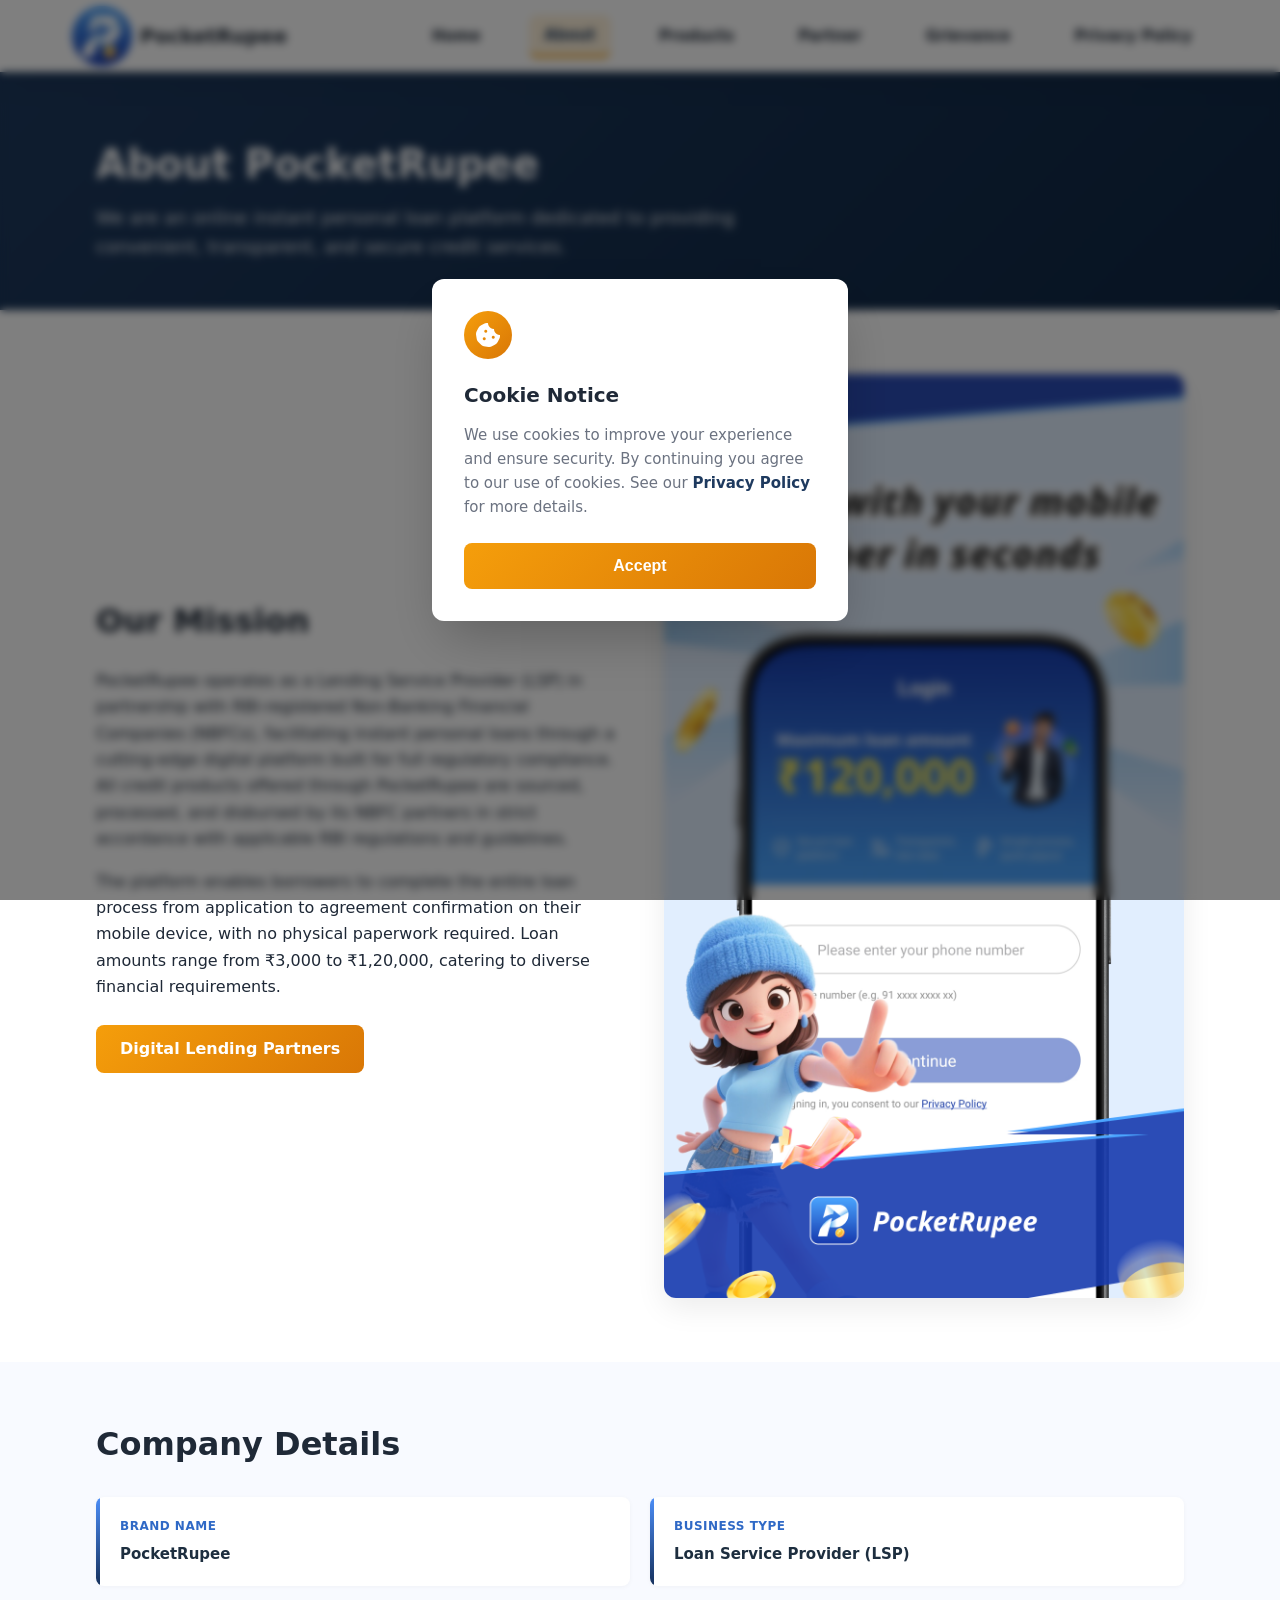
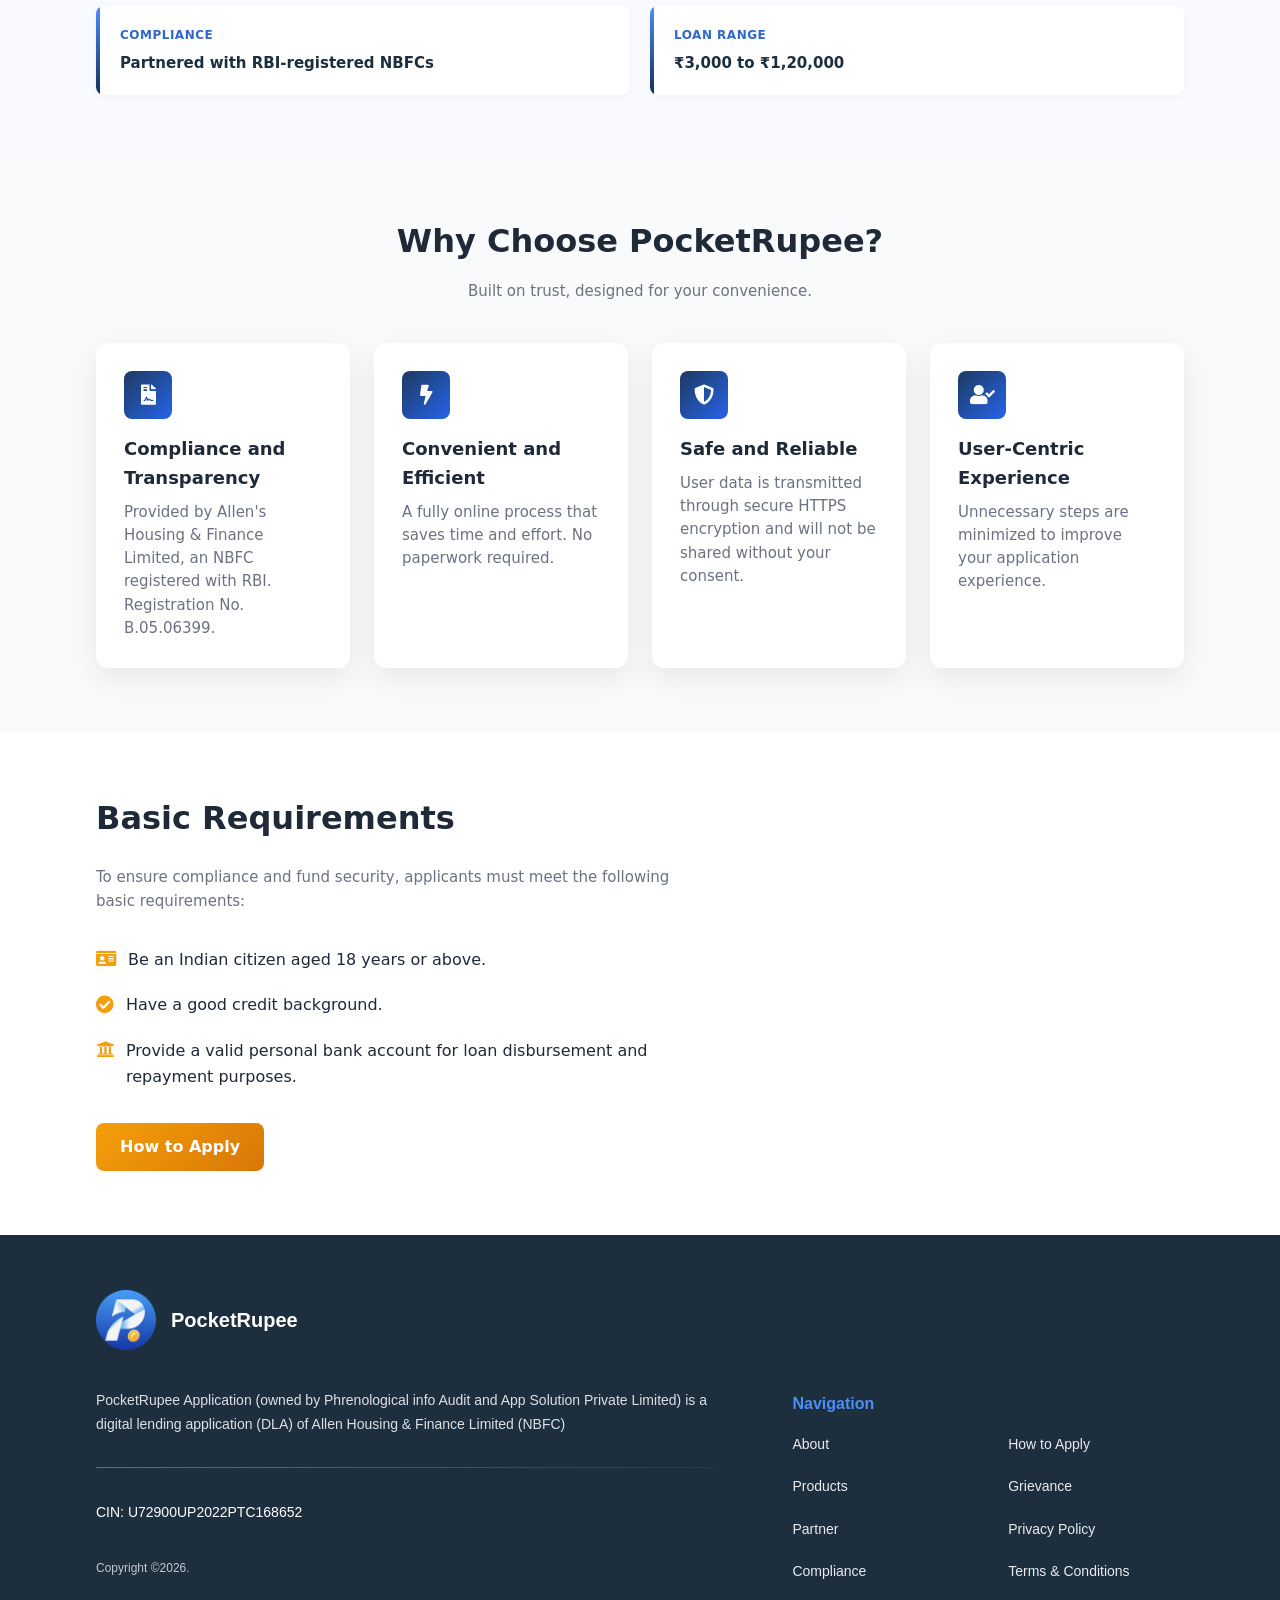
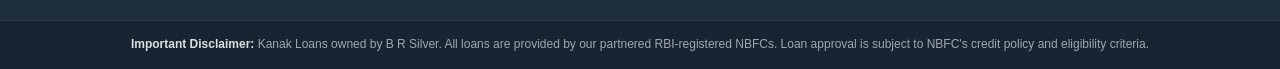
<file: about.html>
<!DOCTYPE html>
<html lang="en">

<head>
  <meta charset="UTF-8">
  <meta name="viewport" content="width=device-width, initial-scale=1.0">
  <title>About Us | PocketRupee – Fast Loan</title>
  <link rel="stylesheet" href="fontawesome-free-5.15.4-web/css/all.min.css">
  <link rel="stylesheet" href="css/common.css">
  <link rel="stylesheet" href="css/about.css">
  <link rel="icon" type="image/png" href="img/logo-1.png">
  <style>
    /* Company Details Section */
    .PocketRupee-company-details {
      padding: 60px 0;
      background-color: #f8faff;
    }

    .PocketRupee-company-details-grid {
      display: grid;
      grid-template-columns: repeat(2, 1fr);
      gap: 20px;
      margin-top: 30px;
    }

    .PocketRupee-company-detail-item {
      background: #ffffff;
      border-radius: 8px;
      padding: 20px 24px;
      display: flex;
      flex-direction: column;
      gap: 6px;
      position: relative;
      overflow: hidden;
      box-shadow: 0 1px 5px rgba(0, 0, 0, 0.041);
    }

    .PocketRupee-company-detail-item::before {
      content: "";
      position: absolute;
      top: 0;
      left: 0;
      width: 4px;
      height: 100%;
      background: linear-gradient(to bottom, #4c8ef8, #15305c);
      border-radius: 8px 0 0 8px;
    }

    .PocketRupee-detail-label {
      font-size: 12px;
      font-weight: 800;
      color: #2f69c6;
      text-transform: uppercase;
      letter-spacing: 0.5px;
    }

    .PocketRupee-detail-value {
      font-size: 15px;
      font-weight: 600;
      color: #1d2e3f;
    }

    @media (max-width: 600px) {
      .PocketRupee-company-details-grid {
        grid-template-columns: 1fr;
      }
    }

    /* Footer Fix */
    .PocketRupee-footer {
      background-color: #1d2e3f;
      color: #ffffff;
      padding: 55px 0 0;
      font-family: 'Inter', sans-serif;
    }

    .PocketRupee-footer-disclaimer {
      background-color: rgba(0, 0, 0, 0.2);
      border-top: 1px solid rgba(255, 255, 255, 0.1);
      padding: 14px 0;
      text-align: center;
      margin-top: 30px;
    }

    .PocketRupee-footer-disclaimer p {
      font-size: 12px;
      color: rgba(255, 255, 255, 0.6);
      margin: 0;
      line-height: 1.6;
    }

    .PocketRupee-footer-disclaimer strong {
      color: rgba(255, 255, 255, 0.85);
    }
  </style>
</head>

<body>
  <header class="PocketRupee-header">
    <div class="PocketRupee-header-inner">
      <a href="index.html" class="PocketRupee-logo-link PocketRupee-brand">
        <img src="img/logo-1.png" alt="PocketRupee" id="company-logo" width="60" height="60">
        <div class="PocketRupee-brand-text">
          <span class="PocketRupee-brand-name">PocketRupee</span>
        </div>
      </a>
      <nav class="PocketRupee-nav">
        <a href="index.html">Home</a>
        <a href="about.html" class="PocketRupee-nav-active">About</a>
        <a href="products.html">Products</a>
        <a href="partner.html">Partner</a>
        <a href="contact.html">Grievance</a>
        <a href="privacy-policy.html">Privacy Policy</a>
      </nav>
      <button type="button" class="PocketRupee-nav-toggle" id="PocketRupee-nav-toggle" aria-label="Open menu"
        aria-expanded="false">
        <i class="fas fa-bars"></i>
      </button>
    </div>
  </header>

  <div class="PocketRupee-mobile-nav" id="PocketRupee-mobile-nav" aria-hidden="true">
    <a href="index.html">Home</a>
    <a href="about.html">About</a>
    <a href="products.html">Products</a>
    <a href="partner.html">Partner</a>
    <a href="contact.html">Grievance</a>
    <a href="privacy-policy.html">Privacy Policy</a>
  </div>

  <main class="PocketRupee-main">
    <div class="PocketRupee-about-hero">
      <div class="PocketRupee-container">
        <div class="PocketRupee-about-hero-inner PocketRupee-reveal">
          <h1 class="PocketRupee-page-title">About PocketRupee</h1>
          <p class="PocketRupee-about-hero-desc">We are an online instant personal loan platform dedicated to providing
            convenient, transparent, and secure credit services.</p>
        </div>
      </div>
    </div>

    <div class="PocketRupee-about-intro">
      <div class="PocketRupee-container">
        <div class="PocketRupee-about-intro-inner">
          <div class="PocketRupee-about-intro-content PocketRupee-reveal">
            <h2 class="PocketRupee-section-title">Our Mission</h2>
            <p class="PocketRupee-about-intro-text">PocketRupee operates as a Lending Service Provider (LSP) in
              partnership with RBI-registered Non-Banking Financial Companies (NBFCs), facilitating instant personal
              loans through a cutting-edge digital platform built for full regulatory compliance. All credit products
              offered through PocketRupee are sourced, processed, and disbursed by its NBFC partners in strict
              accordance with applicable RBI regulations and guidelines.</p>
            <p class="PocketRupee-about-intro-text">The platform enables borrowers to complete the entire loan process
              from application to agreement confirmation on their mobile device, with no physical paperwork required.
              Loan amounts range from ₹3,000 to ₹1,20,000, catering to diverse financial requirements.</p>
            <a href="partner.html" class="PocketRupee-btn PocketRupee-btn-primary">Digital Lending Partners</a>
          </div>
          <div class="PocketRupee-about-intro-visual PocketRupee-reveal">
            <img src="img/gp-1.png" alt="PocketRupee trusted loan service" id="about-intro">
          </div>
        </div>
      </div>
    </div>

    <!-- Company Details Section -->
    <div class="PocketRupee-company-details">
      <div class="PocketRupee-container">
        <div class="PocketRupee-reveal">
          <h2 class="PocketRupee-section-title">Company Details</h2>
          <div class="PocketRupee-company-details-grid">
            <div class="PocketRupee-company-detail-item">
              <span class="PocketRupee-detail-label">Brand Name</span>
              <span class="PocketRupee-detail-value">PocketRupee</span>
            </div>
            <div class="PocketRupee-company-detail-item">
              <span class="PocketRupee-detail-label">Business Type</span>
              <span class="PocketRupee-detail-value">Loan Service Provider (LSP)</span>
            </div>
            <div class="PocketRupee-company-detail-item">
              <span class="PocketRupee-detail-label">Compliance</span>
              <span class="PocketRupee-detail-value">Partnered with RBI-registered NBFCs</span>
            </div>
            <div class="PocketRupee-company-detail-item">
              <span class="PocketRupee-detail-label">Loan Range</span>
              <span class="PocketRupee-detail-value">₹3,000 to ₹1,20,000</span>
            </div>
          </div>
        </div>
      </div>
    </div>

    <div class="PocketRupee-about-advantages">
      <div class="PocketRupee-container">
        <div class="PocketRupee-about-advantages-title PocketRupee-reveal">
          <h2 class="PocketRupee-section-title">Why Choose PocketRupee?</h2>
          <p class="PocketRupee-text-muted">Built on trust, designed for your convenience.</p>
        </div>
        <div class="PocketRupee-about-advantages-cards">
          <div class="PocketRupee-about-adv-card PocketRupee-reveal">
            <div class="PocketRupee-about-adv-icon"><i class="fas fa-file-contract"></i></div>
            <h3>Compliance and Transparency</h3>
            <p>Provided by Allen's Housing & Finance Limited, an NBFC registered with RBI. Registration No. B.05.06399.
            </p>
          </div>
          <div class="PocketRupee-about-adv-card PocketRupee-reveal">
            <div class="PocketRupee-about-adv-icon"><i class="fas fa-bolt"></i></div>
            <h3>Convenient and Efficient</h3>
            <p>A fully online process that saves time and effort. No paperwork required.</p>
          </div>
          <div class="PocketRupee-about-adv-card PocketRupee-reveal">
            <div class="PocketRupee-about-adv-icon"><i class="fas fa-shield-alt"></i></div>
            <h3>Safe and Reliable</h3>
            <p>User data is transmitted through secure HTTPS encryption and will not be shared without your consent.</p>
          </div>
          <div class="PocketRupee-about-adv-card PocketRupee-reveal">
            <div class="PocketRupee-about-adv-icon"><i class="fas fa-user-check"></i></div>
            <h3>User-Centric Experience</h3>
            <p>Unnecessary steps are minimized to improve your application experience.</p>
          </div>
        </div>
      </div>
    </div>

    <div class="PocketRupee-about-requirements">
      <div class="PocketRupee-container">
        <div class="PocketRupee-about-requirements-inner PocketRupee-reveal">
          <h2 class="PocketRupee-section-title">Basic Requirements</h2>
          <p class="PocketRupee-text-muted PocketRupee-about-requirements-desc">To ensure compliance and fund security,
            applicants must meet the following basic requirements:</p>
          <ul class="PocketRupee-about-requirements-list">
            <li><i class="fas fa-id-card"></i> Be an Indian citizen aged 18 years or above.</li>
            <li><i class="fas fa-check-circle"></i> Have a good credit background.</li>
            <li><i class="fas fa-university"></i> Provide a valid personal bank account for loan disbursement and
              repayment purposes.</li>
          </ul>
          <a href="how-to-apply.html" class="PocketRupee-btn PocketRupee-btn-primary">How to Apply</a>
        </div>
      </div>
    </div>

    <footer class="PocketRupee-footer">
      <div class="PocketRupee-container">
        <div class="PocketRupee-footer-inner">

          <!-- Row 1: Logo -->
          <div class="PocketRupee-footer-top">
            <div class="PocketRupee-footer-brand">
              <img src="img/logo-1.png" alt="PocketRupee" width="60">
              <div>
                <span class="PocketRupee-footer-brand-name">PocketRupee</span>
              </div>
            </div>
          </div>

          <div class="PocketRupee-footer-content">
            <!-- Left -->
            <div>
              <p class="PocketRupee-footer-description">
                PocketRupee Application (owned by Phrenological info Audit and App Solution Private Limited) is a
                digital lending application (DLA) of Allen Housing & Finance Limited (NBFC)
              </p>
              <div class="PocketRupee-footer-legal">
                <p>CIN: U72900UP2022PTC168652</p>
              </div>
              <br>
              <div class="PocketRupee-footer-bottom">
                <p>Copyright &copy;2026.</p>
              </div>
            </div>

            <!-- Middle -->
            <div>
              <p class="PocketRupee-footer-col-title">Navigation</p>
              <div class="PocketRupee-footer-links-grid">
                <div class="PocketRupee-footer-links">
                  <a href="about.html">About</a>
                  <a href="products.html">Products</a>
                  <a href="partner.html">Partner</a>
                  <a href="compliance.html">Compliance</a>
                </div>

                <div class="PocketRupee-footer-links">
                  <a href="how-to-apply.html">How to Apply</a>
                  <a href="contact.html">Grievance</a>
                  <a href="privacy-policy.html">Privacy Policy</a>
                  <a href="tnc.html">Terms & Conditions</a>
                </div>
              </div>
            </div>
          </div>

        </div>
      </div>

      <!-- Important Disclaimer -->
      <div class="PocketRupee-footer-disclaimer">
        <div class="PocketRupee-container">
          <p><strong>Important Disclaimer:</strong> Kanak Loans owned by B R Silver. All loans are provided by our
            partnered RBI-registered NBFCs. Loan approval is subject to NBFC's credit policy and eligibility criteria.
          </p>
        </div>
      </div>

    </footer>
  </main>

  <div class="PocketRupee-cookie-overlay" id="PocketRupee-cookie-bar" role="dialog" aria-modal="true"
    aria-label="Cookie notice">
    <div class="PocketRupee-cookie-modal">
      <div class="PocketRupee-cookie-icon"><i class="fas fa-cookie-bite"></i></div>
      <h3 class="PocketRupee-cookie-title">Cookie Notice</h3>
      <p class="PocketRupee-cookie-text">We use cookies to improve your experience and ensure security. By continuing
        you agree to our use of cookies. See our <a href="privacy-policy.html" class="PocketRupee-cookie-link">Privacy
          Policy</a> for more details.</p>
      <button type="button" class="PocketRupee-cookie-btn" id="PocketRupee-cookie-accept">Accept</button>
    </div>
  </div>

  <script src="js/common.js"></script>
</body>

</html>
</file>
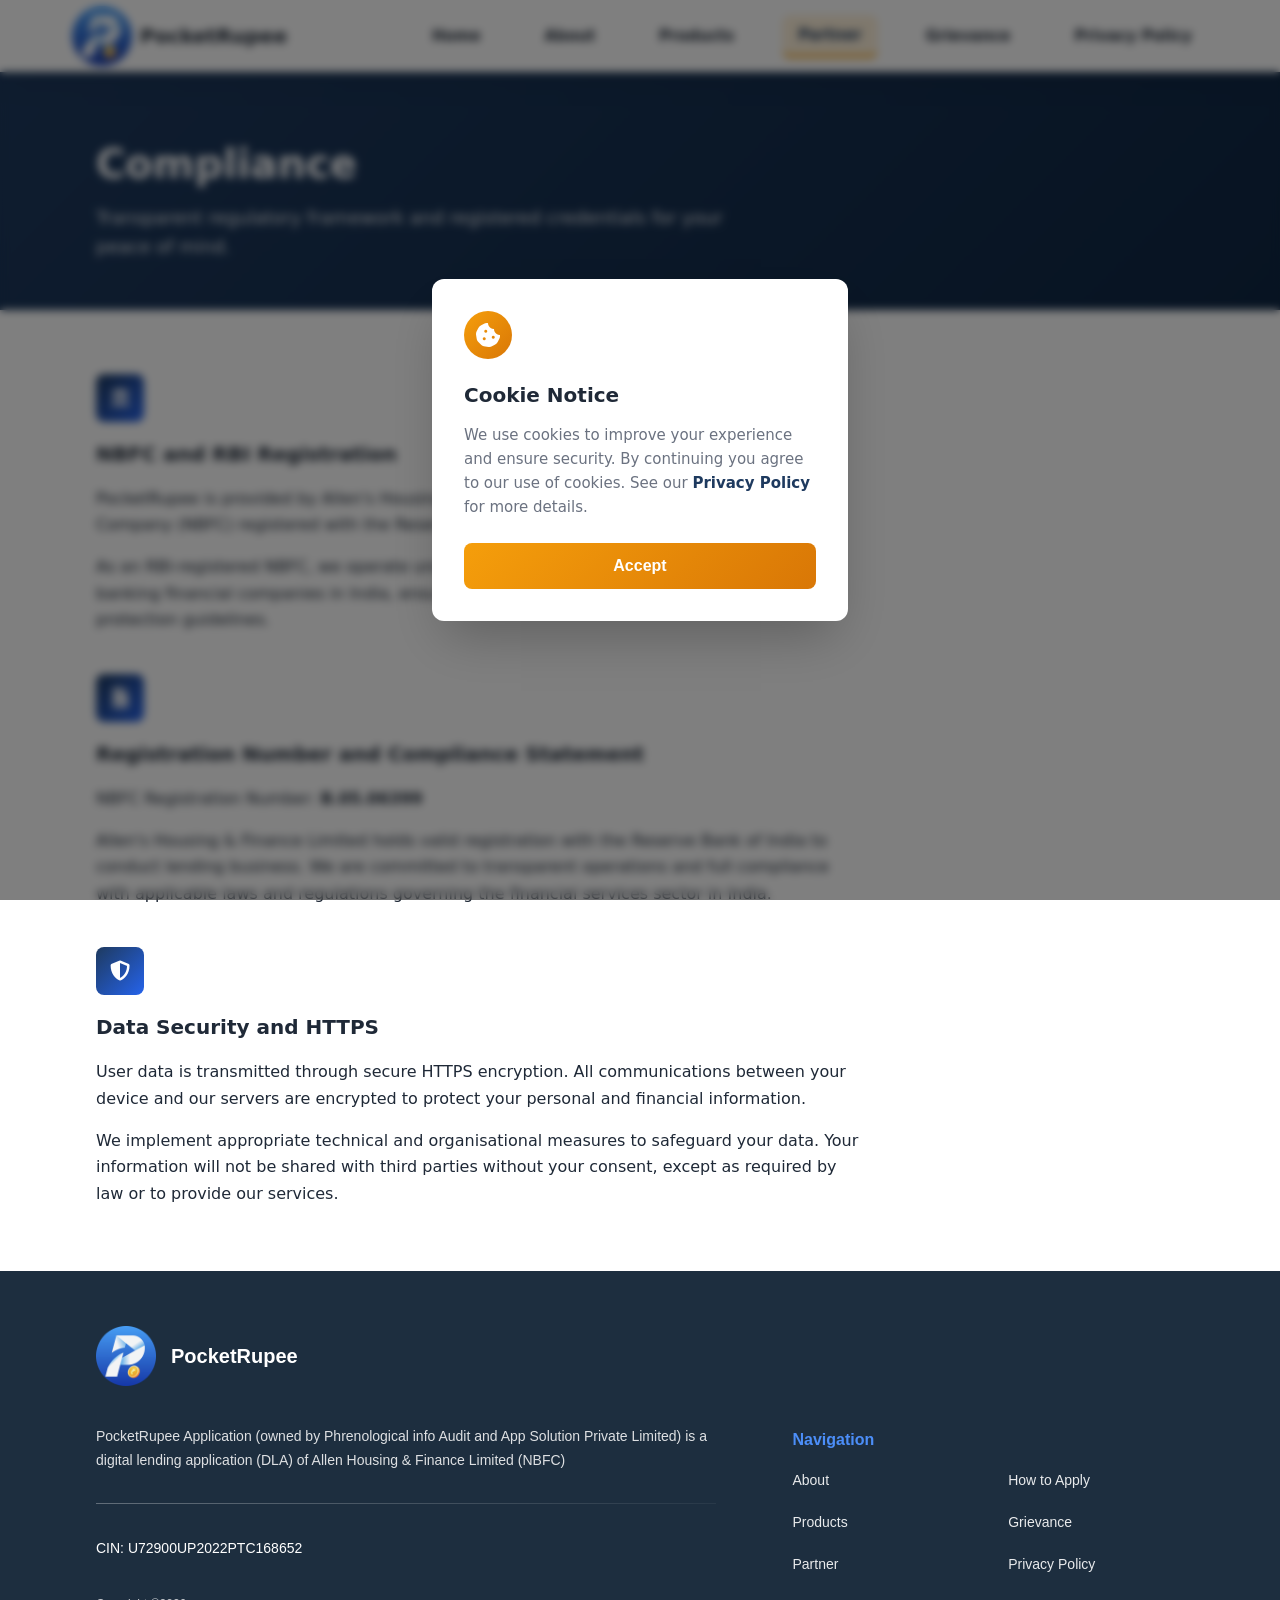
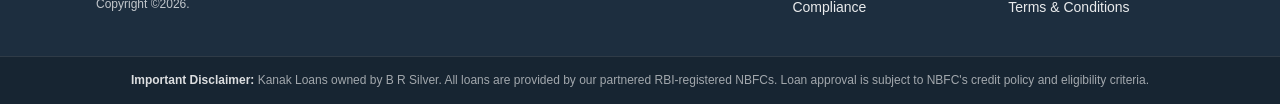
<file: compliance.html>
<!DOCTYPE html>
<html lang="en">

<head>
  <meta charset="UTF-8">
  <meta name="viewport" content="width=device-width, initial-scale=1.0">
  <title>Compliance | PocketRupee – Fast Loan</title>
  <link rel="stylesheet" href="fontawesome-free-5.15.4-web/css/all.min.css">
  <link rel="stylesheet" href="css/common.css">
  <link rel="stylesheet" href="css/compliance.css">
  <link rel="icon" type="image/png" href="img/logo-1.png">
</head>

<body>
  <header class="PocketRupee-header">
    <div class="PocketRupee-header-inner">
      <a href="index.html" class="PocketRupee-logo-link PocketRupee-brand">
        <img src="img/logo-1.png" alt="PocketRupee" id="company-logo" width="60" height="60">
        <div class="PocketRupee-brand-text">
          <span class="PocketRupee-brand-name">PocketRupee</span>
           <!-- <span class="PocketRupee-brand-entity">Allen's Housing & Finance Limited</span> -->
        </div>
      </a>
      <nav class="PocketRupee-nav">
        <a href="index.html">Home</a>
        <a href="about.html">About</a>
        <a href="products.html">Products</a>
        <a href="partner.html" class="PocketRupee-nav-active">Partner</a>
        <a href="contact.html">Grievance</a>
        <a href="privacy-policy.html">Privacy Policy</a>
      </nav>
      <button type="button" class="PocketRupee-nav-toggle" id="PocketRupee-nav-toggle" aria-label="Open menu" aria-expanded="false">
        <i class="fas fa-bars"></i>
      </button>
    </div>
  </header>
  <div class="PocketRupee-mobile-nav" id="PocketRupee-mobile-nav" aria-hidden="true">
    <a href="index.html">Home</a>
    <a href="about.html">About</a>
    <a href="products.html">Products</a>
    <a href="partner.html">Partner</a>
    <a href="contact.html">Grievance</a>
    <a href="privacy-policy.html">Privacy Policy</a>
  </div>

  <main class="PocketRupee-main">
    <div class="PocketRupee-compliance-hero">
      <div class="PocketRupee-container">
        <div class="PocketRupee-compliance-hero-inner PocketRupee-reveal">
          <h1 class="PocketRupee-page-title">Compliance</h1>
          <p class="PocketRupee-compliance-hero-desc">Transparent regulatory framework and registered credentials for your peace of mind.</p>
        </div>
      </div>
    </div>

    <div class="PocketRupee-compliance-content">
      <div class="PocketRupee-container">
        <div class="PocketRupee-compliance-blocks">
          <div class="PocketRupee-compliance-block PocketRupee-reveal">
            <div class="PocketRupee-compliance-icon"><i class="fas fa-university"></i></div>
            <h2 class="PocketRupee-compliance-heading">NBFC and RBI Registration</h2>
            <p class="PocketRupee-compliance-text">PocketRupee is provided by Allen's Housing & Finance Limited, a Non-Banking Financial Company (NBFC) registered with the Reserve Bank of India (RBI).</p>
            <p class="PocketRupee-compliance-text">As an RBI-registered NBFC, we operate under the regulatory framework applicable to non-banking financial companies in India, ensuring adherence to prudential norms and consumer protection guidelines.</p>
          </div>

          <div class="PocketRupee-compliance-block PocketRupee-reveal">
            <div class="PocketRupee-compliance-icon"><i class="fas fa-file-contract"></i></div>
            <h2 class="PocketRupee-compliance-heading">Registration Number and Compliance Statement</h2>
            <p class="PocketRupee-compliance-text">NBFC Registration Number: <strong>B.05.06399</strong></p>
            <p class="PocketRupee-compliance-text">Allen's Housing & Finance Limited holds valid registration with the Reserve Bank of India to conduct lending business. We are committed to transparent operations and full compliance with applicable laws and regulations governing the financial services sector in India.</p>
          </div>

          <div class="PocketRupee-compliance-block PocketRupee-reveal">
            <div class="PocketRupee-compliance-icon"><i class="fas fa-shield-alt"></i></div>
            <h2 class="PocketRupee-compliance-heading">Data Security and HTTPS</h2>
            <p class="PocketRupee-compliance-text">User data is transmitted through secure HTTPS encryption. All communications between your device and our servers are encrypted to protect your personal and financial information.</p>
            <p class="PocketRupee-compliance-text">We implement appropriate technical and organisational measures to safeguard your data. Your information will not be shared with third parties without your consent, except as required by law or to provide our services.</p>
          </div>
        </div>
      </div>
    </div>

    <footer class="PocketRupee-footer">
      <div class="PocketRupee-container">
        <div class="PocketRupee-footer-inner">

          <!-- Row 1: Logo -->
          <div class="PocketRupee-footer-top">
            <div class="PocketRupee-footer-brand">
              <img src="img/logo-1.png" alt="PocketRupee" width="60">
              <div>
                <span class="PocketRupee-footer-brand-name">PocketRupee</span>
              </div>
            </div>
          </div>

          <div class="PocketRupee-footer-content">
            <!-- Left -->
            <div>
              <p class="PocketRupee-footer-description">
                PocketRupee Application (owned by Phrenological info Audit and App Solution Private Limited) is a
                digital lending application (DLA) of Allen Housing & Finance Limited (NBFC)
              </p>
              <div class="PocketRupee-footer-legal">
                <p>CIN: U72900UP2022PTC168652</p>
              </div>
              <br>
              <div class="PocketRupee-footer-bottom">
                <p>Copyright &copy;2026.</p>
              </div>
            </div>

            <!-- Middle -->
            <div>
              <p class="PocketRupee-footer-col-title">Navigation</p>
              <div class="PocketRupee-footer-links-grid">
                <div class="PocketRupee-footer-links">
                  <a href="about.html">About</a>
                  <a href="products.html">Products</a>
                  <a href="partner.html">Partner</a>
                  <a href="compliance.html">Compliance</a>
                </div>

                <div class="PocketRupee-footer-links">
                  <a href="how-to-apply.html">How to Apply</a>
                  <a href="contact.html">Grievance</a>
                  <a href="privacy-policy.html">Privacy Policy</a>
                  <a href="tnc.html">Terms & Conditions</a>
                </div>
              </div>
            </div>
          </div>

        </div>
      </div>

      <!-- Important Disclaimer -->
      <div class="PocketRupee-footer-disclaimer">
        <div class="PocketRupee-container">
          <p><strong>Important Disclaimer:</strong> Kanak Loans owned by B R Silver. All loans are provided by our
            partnered RBI-registered NBFCs. Loan approval is subject to NBFC's credit policy and eligibility criteria.
          </p>
        </div>
      </div>

    </footer>
  </main>

  <div class="PocketRupee-cookie-overlay" id="PocketRupee-cookie-bar" role="dialog" aria-modal="true" aria-label="Cookie notice">
    <div class="PocketRupee-cookie-modal">
      <div class="PocketRupee-cookie-icon"><i class="fas fa-cookie-bite"></i></div>
      <h3 class="PocketRupee-cookie-title">Cookie Notice</h3>
      <p class="PocketRupee-cookie-text">We use cookies to improve your experience and ensure security. By continuing you agree to our use of cookies. See our <a href="privacy-policy.html" class="PocketRupee-cookie-link">Privacy Policy</a> for more details.</p>
      <button type="button" class="PocketRupee-cookie-btn" id="PocketRupee-cookie-accept">Accept</button>
    </div>
  </div>

  <script src="js/common.js"></script>
</body>

</html>
</file>
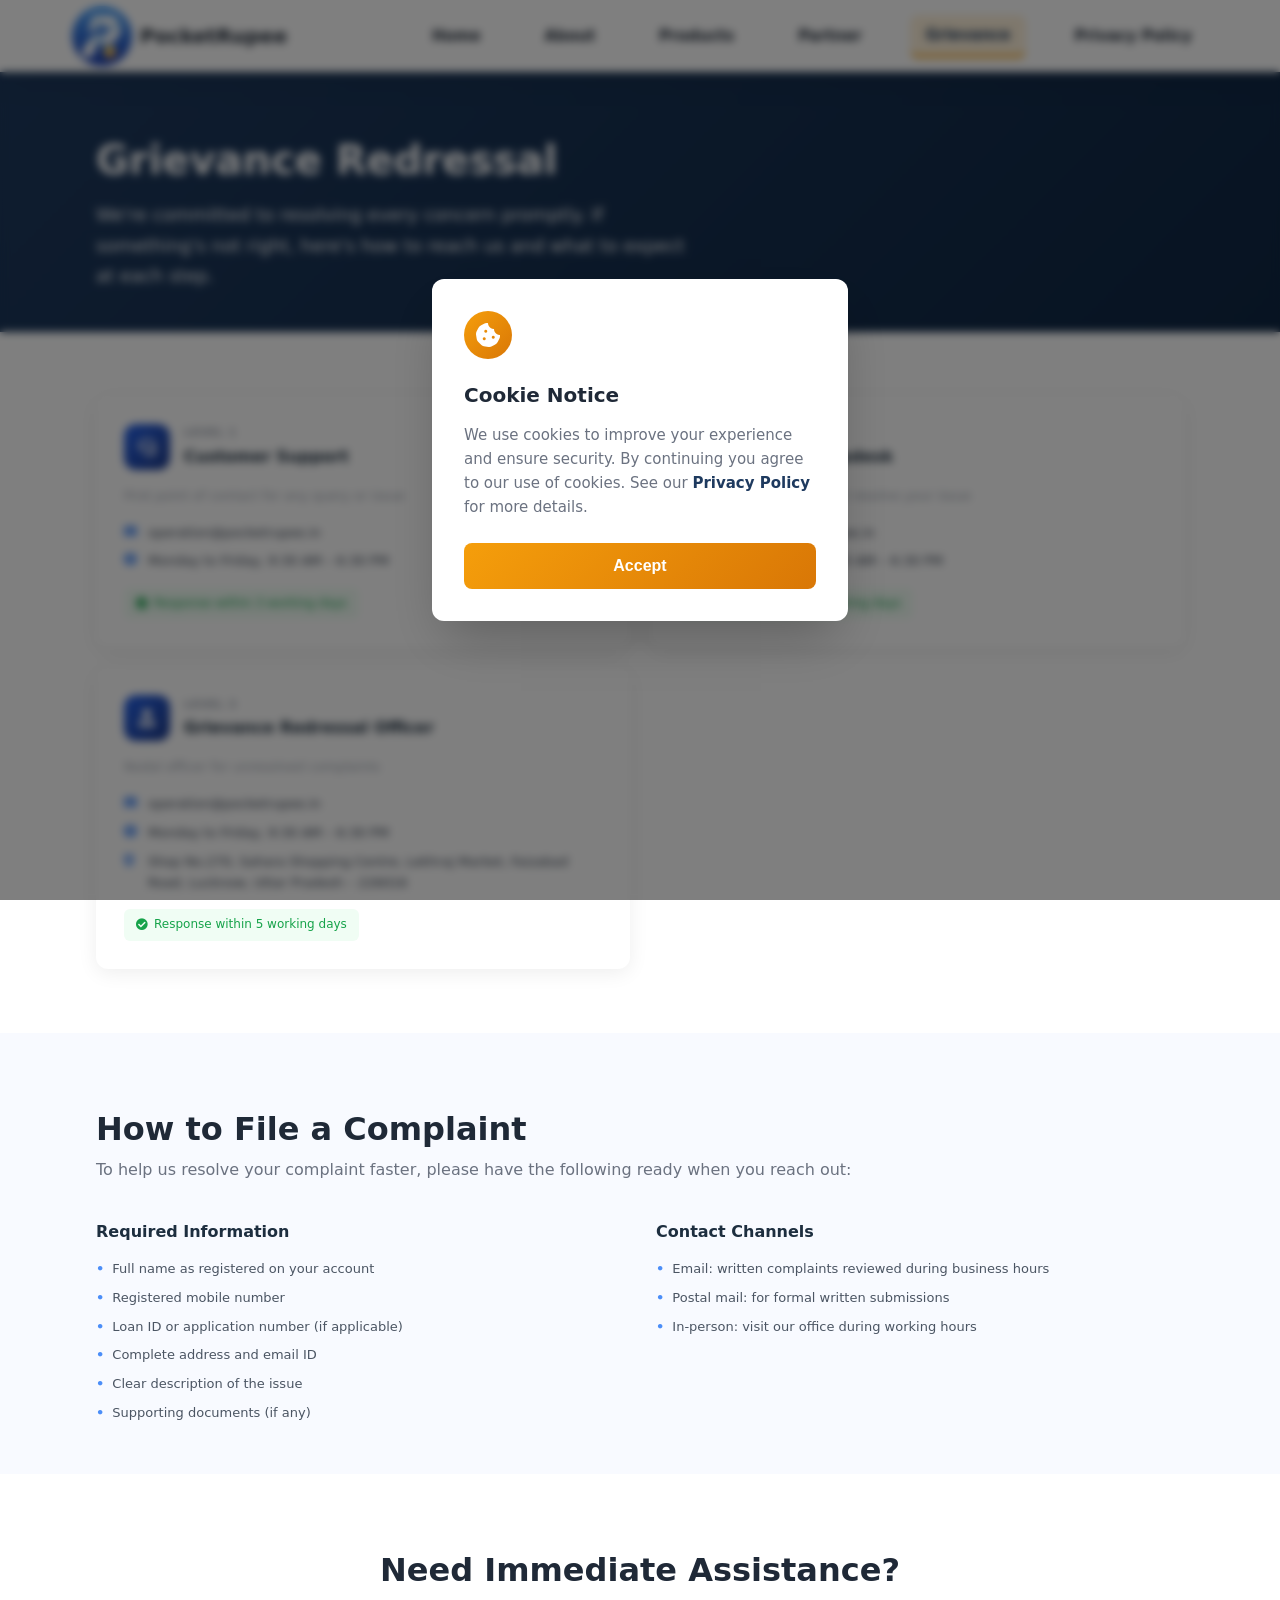
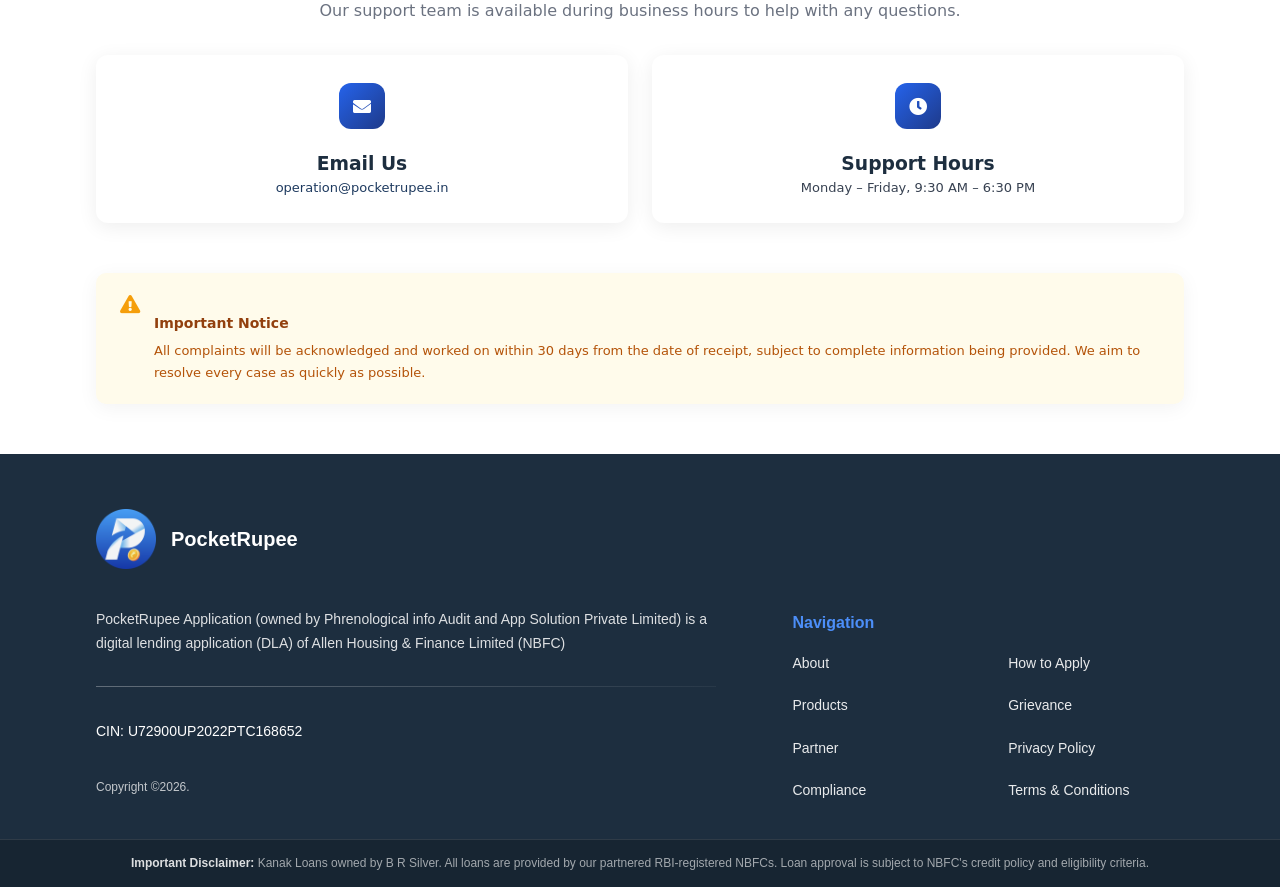
<file: contact.html>
<!DOCTYPE html>
<html lang="en">

<head>
  <meta charset="UTF-8">
  <meta name="viewport" content="width=device-width, initial-scale=1.0">
  <title>Grievance | PocketRupee – Fast Loan</title>
  <link rel="stylesheet" href="fontawesome-free-5.15.4-web/css/all.min.css">
  <link rel="stylesheet" href="css/common.css">
  <link rel="stylesheet" href="css/contact.css">
  <link rel="icon" type="image/png" href="img/logo-1.png">
  <style>
    .PocketRupee-contact-hero {
      padding: 60px 0 40px;
      text-align: left;
    }

    .PocketRupee-contact-hero-label {
      font-size: 13px;
      font-weight: 600;
      color: #4c8ef8;
      text-transform: uppercase;
      letter-spacing: 1px;
      margin-bottom: 10px;
    }

    .PocketRupee-contact-hero-desc {
      font-size: 18px;
      color: #ffffff;
      max-width: 600px;
      line-height: 1.7;

    }

    .PocketRupee-grievance-section {
      padding: 64px 0 64px;
    }

    .PocketRupee-grievance-grid {
      display: grid;
      grid-template-columns: 1fr 1fr;
      gap: 20px;
    }

    .PocketRupee-grievance-card {
      background: #ffffff;
      border-radius: 12px;
      padding: 28px;
      box-shadow: 0 4px 20px rgba(0, 0, 0, 0.07);
    }

    .PocketRupee-grievance-card-header {
      display: flex;
      align-items: center;
      gap: 14px;
      margin-bottom: 16px;
    }

    .PocketRupee-grievance-card-icon {
      width: 46px;
      height: 46px;
      border-radius: 12px;
      background: linear-gradient(135deg, #2563eb, #1e3a8a);
      display: flex;
      align-items: center;
      justify-content: center;
      font-size: 18px;
      color: #ffffff;
      flex-shrink: 0;
    }

    .PocketRupee-grievance-card-level {
      font-size: 11px;
      font-weight: 600;
      color: #9ca3af;
      text-transform: uppercase;
      letter-spacing: 0.5px;
      margin: 0 0 2px;
    }

    .PocketRupee-grievance-card h3 {
      font-size: 16px;
      font-weight: 600;
      color: #1d2e3f;
      margin: 0;
    }

    .PocketRupee-grievance-card-desc {
      font-size: 13px;
      color: #9ca3af;
      margin-bottom: 16px;
    }

    .PocketRupee-grievance-card-info {
      display: flex;
      flex-direction: column;
      gap: 8px;
      margin-bottom: 16px;
    }

    .PocketRupee-grievance-card-info-item {
      display: flex;
      align-items: flex-start;
      gap: 10px;
      font-size: 13px;
      color: #374151;
    }

    .PocketRupee-grievance-card-info-item i {
      color: #4c8ef8;
      width: 14px;
      flex-shrink: 0;
      margin-top: 2px;
    }

    .PocketRupee-grievance-card-info-item a {
      color: #374151;
      text-decoration: none;
    }

    .PocketRupee-grievance-badge {
      display: inline-flex;
      align-items: center;
      gap: 6px;
      font-size: 12px;
      font-weight: 500;
      padding: 6px 12px;
      border-radius: 6px;
      background: #f0fdf4;
      color: #16a34a;
    }

    .PocketRupee-grievance-badge.warning {
      background: #fff7ed;
      color: #ea580c;
    }

    .PocketRupee-grievance-how {
      padding: 50px 0;
      background: #f8faff;
    }

    .PocketRupee-grievance-how-title {
      display: flex;
      align-items: center;
      gap: 12px;
    }

    .PocketRupee-grievance-how-title i {
      font-size: 20px;
      color: #4c8ef8;
    }

    .PocketRupee-grievance-how-title h2 {
      font-size: 18px;
      font-weight: 600;
      color: #1d2e3f;
      margin: 0;
    }

    .PocketRupee-grievance-how-desc {
      font-size: 16px;
      margin-top: -20px;
      color: #6b7280;
    }

    .PocketRupee-grievance-how-grid {
      display: grid;
      grid-template-columns: 1fr 1fr;
      gap: 32px;
    }

    .PocketRupee-grievance-how-col h4 {
      font-size: 16px;
      font-weight: 700;
      color: #1d2e3f;
      margin-bottom: 14px;
    }

    .PocketRupee-grievance-how-col ul {
      list-style: none;
      padding: 0;
      margin: 0;
      display: flex;
      flex-direction: column;
      gap: 8px;
    }

    .PocketRupee-grievance-how-col ul li {
      font-size: 13px;
      color: #4b5563;
      display: flex;
      align-items: flex-start;
      gap: 8px;
    }

    .PocketRupee-grievance-how-col ul li::before {
      content: "•";
      color: #4c8ef8;
      font-weight: bold;
      flex-shrink: 0;
    }

    .PocketRupee-grievance-assist {
      padding: 50px 0;
      text-align: center;
    }

    .PocketRupee-grievance-assist h2 {
      font-size: 22px;
      font-weight: 700;
      color: #1d2e3f;
      margin-bottom: 8px;
    }

    .PocketRupee-grievance-assist>.PocketRupee-container>.PocketRupee-reveal>p {
      font-size: 16px;
      color: #6b7280;
      margin-bottom: 32px;
      margin-top: -20px;
    }

    .PocketRupee-grievance-assist-grid {
      display: grid;
      grid-template-columns: 1fr 1fr;
      gap: 24px;
      max-width: 1200px;
      margin: 0 auto;
    }

    .PocketRupee-grievance-assist-card {
      background: #ffffff;
      border-radius: 12px;
      padding: 28px 24px 11px;
      box-shadow: 0 4px 20px rgba(0, 0, 0, 0.07);
      text-align: center;
    }

    .PocketRupee-grievance-assist-card i {
      width: 46px;
      height: 46px;
      border-radius: 12px;
      background: linear-gradient(135deg, #2563eb, #1e3a8a);
      display: flex;
      align-items: center;
      justify-content: center;
      font-size: 18px;
      color: #ffffff;
      margin: 0 auto 16px;
      /* tambah ini */
    }

    .PocketRupee-grievance-assist-card h3 {
      margin-top: 20px;
      font-weight: 600;
      color: #1d2e3f;
    }

    .PocketRupee-grievance-assist-card p {
      margin-top: -20px;
      font-size: 13px;
      color: #374151;
    }


    .PocketRupee-grievance-notice {
      padding: 0 0 50px;
    }

    .PocketRupee-grievance-notice-inner {
      background: #fffbeb;
      border-radius: 10px;
      padding: 20px 24px;
      display: flex;
      align-items: flex-start;
      gap: 14px;
      box-shadow: 0 4px 20px rgba(0, 0, 0, 0.05);
    }

    .PocketRupee-grievance-notice-inner>i {
      color: #f59e0b;
      font-size: 18px;
      margin-top: 2px;
      flex-shrink: 0;
    }

    .PocketRupee-grievance-notice-inner h4 {
      font-size: 14px;
      font-weight: 600;
      color: #92400e;
      margin-bottom: 6px;
    }

    .PocketRupee-grievance-notice-inner p {
      font-size: 13px;
      color: #b45309;
      margin: 0;
      line-height: 1.7;
    }

    /* Footer */
    .PocketRupee-footer {
      background-color: #1d2e3f;
      color: #ffffff;
      padding: 55px 0 0;
      font-family: 'Inter', sans-serif;
    }

    .PocketRupee-footer-disclaimer {
      background-color: rgba(0, 0, 0, 0.2);
      border-top: 1px solid rgba(255, 255, 255, 0.1);
      padding: 14px 0;
      text-align: center;
      margin-top: 30px;
    }

    .PocketRupee-footer-disclaimer p {
      font-size: 12px;
      color: rgba(255, 255, 255, 0.6);
      margin: 0;
      line-height: 1.6;
    }

    .PocketRupee-footer-disclaimer strong {
      color: rgba(255, 255, 255, 0.85);
    }

    @media (max-width: 768px) {

      .PocketRupee-grievance-grid,
      .PocketRupee-grievance-how-grid,
      .PocketRupee-grievance-assist-grid {
        grid-template-columns: 1fr;
      }
    }
  </style>
</head>

<body>
  <header class="PocketRupee-header">
    <div class="PocketRupee-header-inner">
      <a href="index.html" class="PocketRupee-logo-link PocketRupee-brand">
        <img src="img/logo-1.png" alt="PocketRupee" id="company-logo" width="60" height="60">
        <div class="PocketRupee-brand-text">
          <span class="PocketRupee-brand-name">PocketRupee</span>
        </div>
      </a>
      <nav class="PocketRupee-nav">
        <a href="index.html">Home</a>
        <a href="about.html">About</a>
        <a href="products.html">Products</a>
        <a href="partner.html">Partner</a>
        <a href="contact.html" class="PocketRupee-nav-active">Grievance</a>
        <a href="privacy-policy.html">Privacy Policy</a>
      </nav>
      <button type="button" class="PocketRupee-nav-toggle" id="PocketRupee-nav-toggle" aria-label="Open menu"
        aria-expanded="false">
        <i class="fas fa-bars"></i>
      </button>
    </div>
  </header>
  <div class="PocketRupee-mobile-nav" id="PocketRupee-mobile-nav" aria-hidden="true">
    <a href="index.html">Home</a>
    <a href="about.html">About</a>
    <a href="products.html">Products</a>
    <a href="partner.html">Partner</a>
    <a href="contact.html">Grievance</a>
    <a href="privacy-policy.html">Privacy Policy</a>
  </div>

  <main class="PocketRupee-main">

    <!-- Hero -->
    <div class="PocketRupee-contact-hero">
      <div class="PocketRupee-container">
        <div class="PocketRupee-contact-hero-inner PocketRupee-reveal">
          <!-- <p class="PocketRupee-contact-hero-label">Customer Support</p> -->
          <h1 class="PocketRupee-page-title">Grievance Redressal</h1>
          <p class="PocketRupee-contact-hero-desc">We're committed to resolving every concern promptly. If something's
            not right, here's how to reach us and what to expect at each step.</p>
        </div>
      </div>
    </div>

    <!-- Escalation Levels -->
    <div class="PocketRupee-grievance-section">
      <div class="PocketRupee-container">
        <div class="PocketRupee-grievance-grid PocketRupee-reveal">

          <!-- Level 1 -->
          <div class="PocketRupee-grievance-card">
            <div class="PocketRupee-grievance-card-header">
              <div class="PocketRupee-grievance-card-icon">
                <i class="fas fa-headset"></i>
              </div>
              <div>
                <p class="PocketRupee-grievance-card-level">Level 1</p>
                <h3>Customer Support</h3>
              </div>
            </div>
            <p class="PocketRupee-grievance-card-desc">First point of contact for any query or issue</p>
            <div class="PocketRupee-grievance-card-info">
              <div class="PocketRupee-grievance-card-info-item">
                <i class="fas fa-envelope"></i>
                <a href="mailto:operation@pocketrupee.in">operation@pocketrupee.in</a>
              </div>
              <div class="PocketRupee-grievance-card-info-item">
                <i class="fas fa-clock"></i>
                <span>Monday to Friday, 9:30 AM – 6:30 PM</span>
              </div>
            </div>
            <span class="PocketRupee-grievance-badge"><i class="fas fa-check-circle"></i> Response within 3 working
              days</span>
          </div>

          <!-- Level 2 -->
          <div class="PocketRupee-grievance-card">
            <div class="PocketRupee-grievance-card-header">
              <div class="PocketRupee-grievance-card-icon">
                <i class="fas fa-arrow-up"></i>
              </div>
              <div>
                <p class="PocketRupee-grievance-card-level">Level 2</p>
                <h3>Central Helpdesk</h3>
              </div>
            </div>
            <p class="PocketRupee-grievance-card-desc">Escalation if Level 1 didn't resolve your issue</p>
            <div class="PocketRupee-grievance-card-info">
              <div class="PocketRupee-grievance-card-info-item">
                <i class="fas fa-envelope"></i>
                <a href="mailto:operation@pocketrupee.in">operation@pocketrupee.in</a>
              </div>
              <div class="PocketRupee-grievance-card-info-item">
                <i class="fas fa-clock"></i>
                <span>Monday to Friday, 9:30 AM – 6:30 PM</span>
              </div>
            </div>
            <span class="PocketRupee-grievance-badge"><i class="fas fa-check-circle"></i> Response within 3 working
              days</span>
          </div>

          <!-- Level 3 -->
          <div class="PocketRupee-grievance-card">
            <div class="PocketRupee-grievance-card-header">
              <div class="PocketRupee-grievance-card-icon">
                <i class="fas fa-user-tie"></i>
              </div>
              <div>
                <p class="PocketRupee-grievance-card-level">Level 3</p>
                <h3>Grievance Redressal Officer</h3>
              </div>
            </div>
            <p class="PocketRupee-grievance-card-desc">Nodal officer for unresolved complaints</p>
            <div class="PocketRupee-grievance-card-info">
              <div class="PocketRupee-grievance-card-info-item">
                <i class="fas fa-envelope"></i>
                <a href="mailto:operation@pocketrupee.in">operation@pocketrupee.in</a>
              </div>
              <div class="PocketRupee-grievance-card-info-item">
                <i class="fas fa-clock"></i>
                <span>Monday to Friday, 9:30 AM – 6:30 PM</span>
              </div>
              <div class="PocketRupee-grievance-card-info-item">
                <i class="fas fa-map-marker-alt"></i>
                <span>Shop No.270, Sahara Shopping Centre, Lekhraj Market, Faizabad Road, Lucknow, Uttar Pradesh –
                  226016</span>
              </div>
            </div>
            <span class="PocketRupee-grievance-badge"><i class="fas fa-check-circle"></i> Response within 5 working
              days</span>
          </div>

        </div>
      </div>
    </div>

    <!-- How to File -->
    <div class="PocketRupee-grievance-how">
      <div class="PocketRupee-container">
        <div class="PocketRupee-reveal">
          <div class="PocketRupee-grievance-how-title">
            <!-- <i class="fas fa-file-alt"></i> -->
            <h1>How to File a Complaint</h1>
          </div>
          <p class="PocketRupee-grievance-how-desc">To help us resolve your complaint faster, please have the following
            ready when you reach out:</p>
          <div class="PocketRupee-grievance-how-grid">
            <div class="PocketRupee-grievance-how-col">
              <h4>Required Information</h4>
              <ul>
                <li>Full name as registered on your account</li>
                <li>Registered mobile number</li>
                <li>Loan ID or application number (if applicable)</li>
                <li>Complete address and email ID</li>
                <li>Clear description of the issue</li>
                <li>Supporting documents (if any)</li>
              </ul>
            </div>
            <div class="PocketRupee-grievance-how-col">
              <h4>Contact Channels</h4>
              <ul>
                <li>Email: written complaints reviewed during business hours</li>
                <li>Postal mail: for formal written submissions</li>
                <li>In-person: visit our office during working hours</li>
              </ul>
            </div>
          </div>
        </div>
      </div>
    </div>

    <!-- Immediate Assistance -->
    <div class="PocketRupee-grievance-assist">
      <div class="PocketRupee-container">
        <div class="PocketRupee-reveal">
          <h1>Need Immediate Assistance?</h1>
          <p>Our support team is available during business hours to help with any questions.</p>
          <div class="PocketRupee-grievance-assist-grid">
            <div class="PocketRupee-grievance-assist-card">
              <i class="fas fa-envelope"></i>
              <h3>Email Us</h3>
              <p><a href="mailto:operation@pocketrupee.in">operation@pocketrupee.in</a></p>
            </div>
            <div class="PocketRupee-grievance-assist-card">
              <i class="fas fa-clock"></i>
              <h3>Support Hours</h3>
              <p>Monday – Friday, 9:30 AM – 6:30 PM</p>
            </div>
          </div>
        </div>
      </div>
    </div>

    <!-- Important Notice -->
    <div class="PocketRupee-grievance-notice">
      <div class="PocketRupee-container">
        <div class="PocketRupee-grievance-notice-inner PocketRupee-reveal">
          <i class="fas fa-exclamation-triangle"></i>
          <div>
            <h4>Important Notice</h4>
            <p>All complaints will be acknowledged and worked on within 30 days from the date of receipt, subject to
              complete information being provided. We aim to resolve every case as quickly as possible.</p>
          </div>
        </div>
      </div>
    </div>

    <footer class="PocketRupee-footer">
      <div class="PocketRupee-container">
        <div class="PocketRupee-footer-inner">
          <div class="PocketRupee-footer-top">
            <div class="PocketRupee-footer-brand">
              <img src="img/logo-1.png" alt="PocketRupee" width="60">
              <div>
                <span class="PocketRupee-footer-brand-name">PocketRupee</span>
              </div>
            </div>
          </div>
          <div class="PocketRupee-footer-content">
            <div>
              <p class="PocketRupee-footer-description">
                PocketRupee Application (owned by Phrenological info Audit and App Solution Private Limited) is a
                digital lending application (DLA) of Allen Housing & Finance Limited (NBFC)
              </p>
              <div class="PocketRupee-footer-legal">
                <p>CIN: U72900UP2022PTC168652</p>
              </div>
              <br>
              <div class="PocketRupee-footer-bottom">
                <p>Copyright &copy;2026.</p>
              </div>
            </div>
            <div>
              <p class="PocketRupee-footer-col-title">Navigation</p>
              <div class="PocketRupee-footer-links-grid">
                <div class="PocketRupee-footer-links">
                  <a href="about.html">About</a>
                  <a href="products.html">Products</a>
                  <a href="partner.html">Partner</a>
                  <a href="compliance.html">Compliance</a>
                </div>
                <div class="PocketRupee-footer-links">
                  <a href="how-to-apply.html">How to Apply</a>
                  <a href="contact.html">Grievance</a>
                  <a href="privacy-policy.html">Privacy Policy</a>
                  <a href="tnc.html">Terms & Conditions</a>
                </div>
              </div>
            </div>
          </div>
        </div>
      </div>
      <div class="PocketRupee-footer-disclaimer">
        <div class="PocketRupee-container">
          <p><strong>Important Disclaimer:</strong> Kanak Loans owned by B R Silver. All loans are provided by our
            partnered RBI-registered NBFCs. Loan approval is subject to NBFC's credit policy and eligibility criteria.
          </p>
        </div>
      </div>
    </footer>
  </main>

  <div class="PocketRupee-cookie-overlay" id="PocketRupee-cookie-bar" role="dialog" aria-modal="true"
    aria-label="Cookie notice">
    <div class="PocketRupee-cookie-modal">
      <div class="PocketRupee-cookie-icon"><i class="fas fa-cookie-bite"></i></div>
      <h3 class="PocketRupee-cookie-title">Cookie Notice</h3>
      <p class="PocketRupee-cookie-text">We use cookies to improve your experience and ensure security. By
        continuing you agree to our use of cookies. See our <a href="privacy-policy.html"
          class="PocketRupee-cookie-link">Privacy Policy</a> for more details.</p>
      <button type="button" class="PocketRupee-cookie-btn" id="PocketRupee-cookie-accept">Accept</button>
    </div>
  </div>

  <script src="js/common.js"></script>
</body>

</html>
</file>
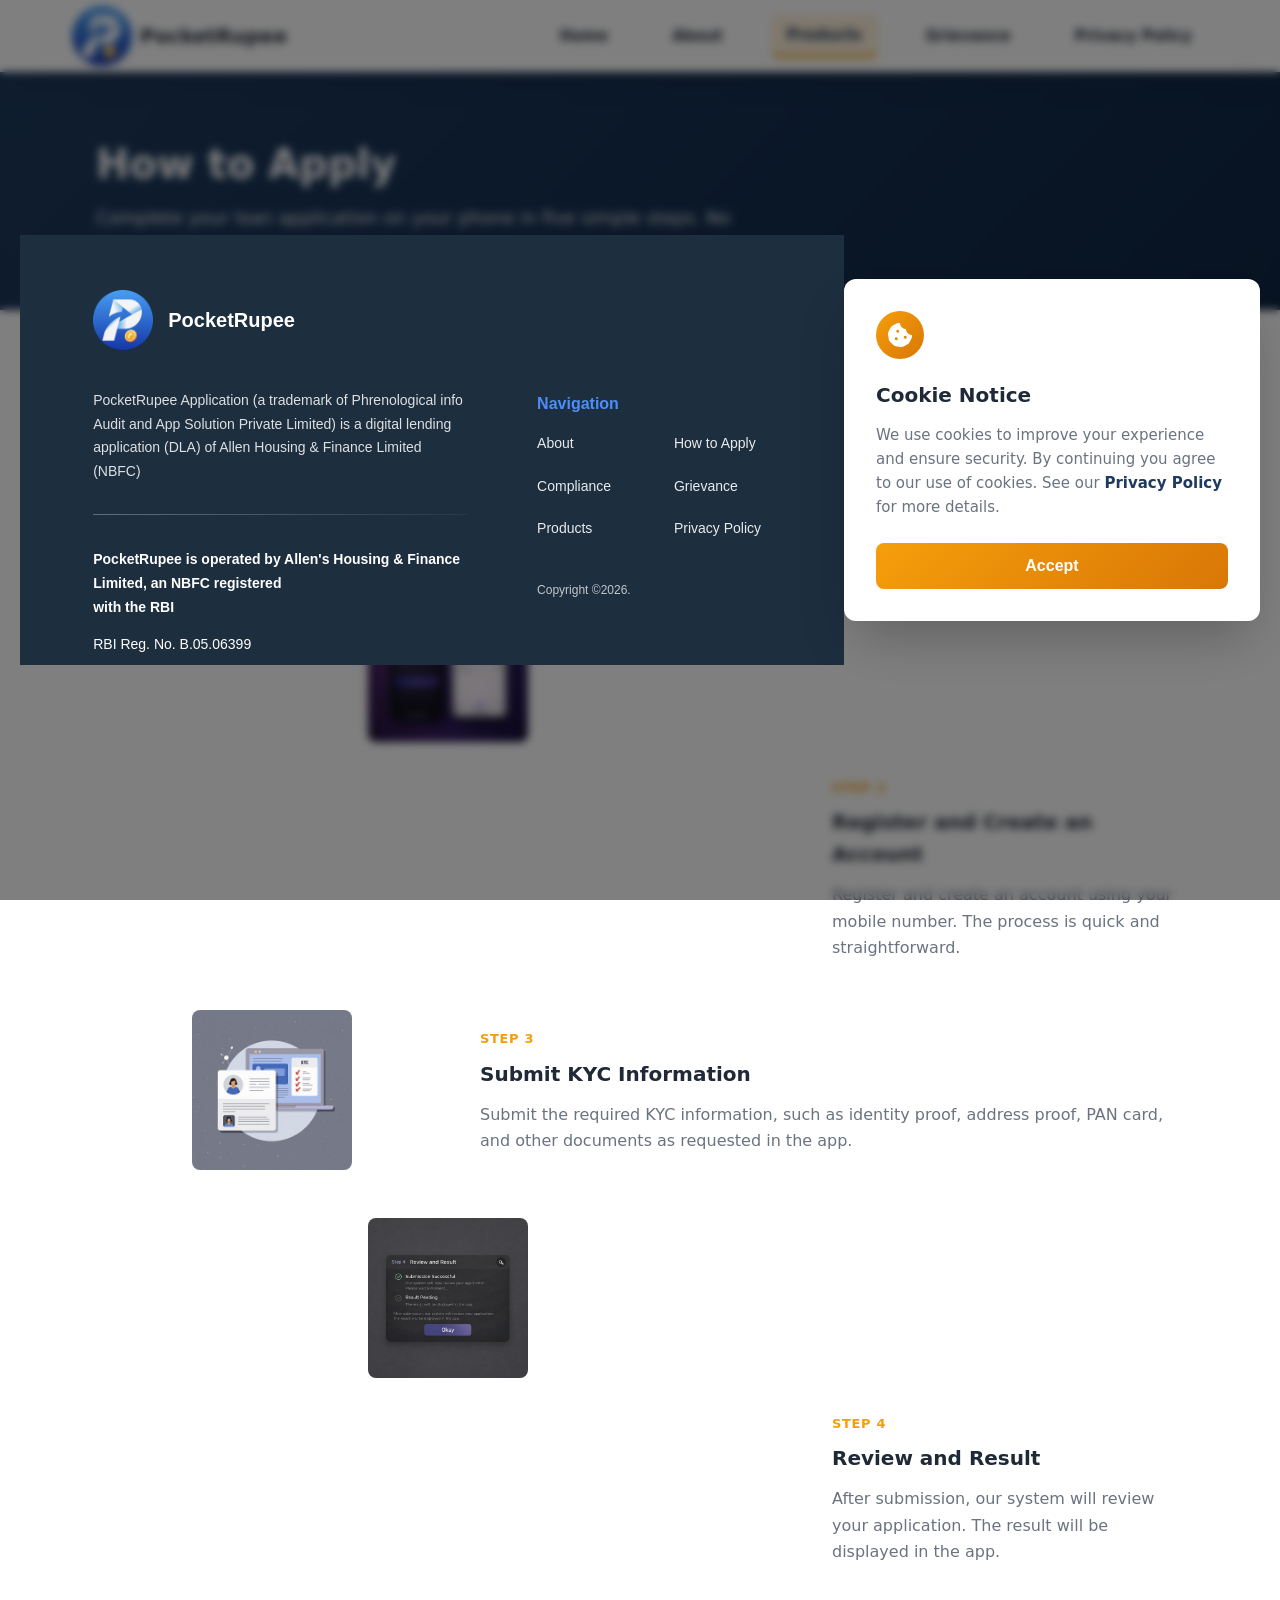
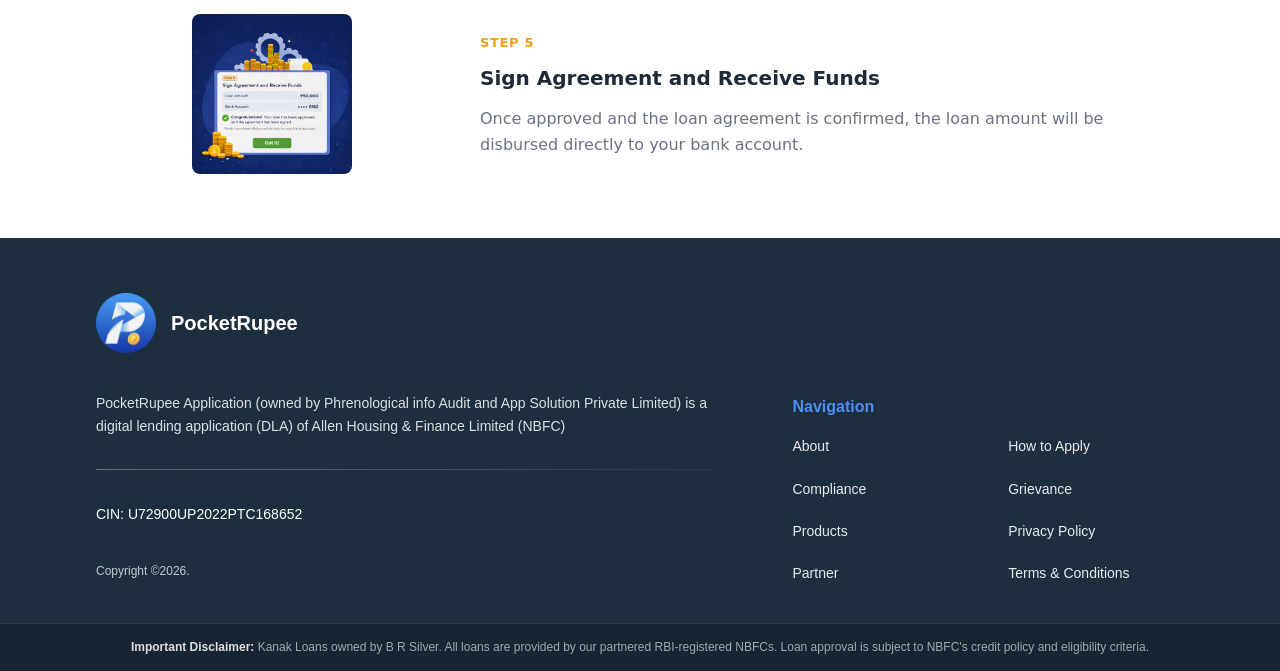
<file: how-to-apply.html>
<!DOCTYPE html>
<html lang="en">

<head>
  <meta charset="UTF-8">
  <meta name="viewport" content="width=device-width, initial-scale=1.0">
  <title>How to Apply | PocketRupee – Fast Loan</title>
  <link rel="stylesheet" href="fontawesome-free-5.15.4-web/css/all.min.css">
  <link rel="stylesheet" href="css/common.css">
  <link rel="stylesheet" href="css/how-to-apply.css">
  <link rel="icon" type="image/png" href="img/logo-1.png">
</head>

<body>
  <header class="PocketRupee-header">
    <div class="PocketRupee-header-inner">
      <a href="index.html" class="PocketRupee-logo-link PocketRupee-brand">
        <img src="img/logo-1.png" alt="PocketRupee" id="company-logo" width="60" height="60">
        <div class="PocketRupee-brand-text">
          <span class="PocketRupee-brand-name">PocketRupee</span>
          <!-- <span class="PocketRupee-brand-entity">Allen's Housing & Finance Limited</span> -->
        </div>
      </a>
      <nav class="PocketRupee-nav">
        <a href="index.html">Home</a>
        <a href="about.html">About</a>
        <a href="products.html" class="PocketRupee-nav-active">Products</a>
        <a href="contact.html">Grievance</a>
        <a href="privacy-policy.html">Privacy Policy</a>
      </nav>
      <button type="button" class="PocketRupee-nav-toggle" id="PocketRupee-nav-toggle" aria-label="Open menu"
        aria-expanded="false">
        <i class="fas fa-bars"></i>
      </button>
    </div>
  </header>
  <div class="PocketRupee-mobile-nav" id="PocketRupee-mobile-nav" aria-hidden="true">
    <a href="index.html">Home</a>
    <a href="about.html">About</a>
    <a href="products.html">Products</a>
    <a href="contact.html">Grievance</a>
    <a href="privacy-policy.html">Privacy Policy</a>
  </div>

  <main class="PocketRupee-main">
    <div class="PocketRupee-apply-hero">
      <div class="PocketRupee-container">
        <div class="PocketRupee-apply-hero-inner PocketRupee-reveal">
          <h1 class="PocketRupee-page-title">How to Apply</h1>
          <p class="PocketRupee-apply-hero-desc">Complete your loan application on your phone in five simple steps. No
            paperwork required.</p>
        </div>
      </div>
    </div>

    <div class="PocketRupee-apply-steps">
      <div class="PocketRupee-container">
        <div class="PocketRupee-apply-step PocketRupee-reveal">
          <div class="PocketRupee-apply-step-visual">
            <img src="img/step-download.png" alt="Download app" id="step-download">
          </div>
          <div class="PocketRupee-apply-step-content">
            <span class="PocketRupee-apply-step-num">Step 1</span>
            <h2 class="PocketRupee-apply-step-title">Download and Install the App</h2>
            <p>Download and install the PocketRupee App on your device from your app store.</p>
          </div>
        </div>

        <div class="PocketRupee-apply-step PocketRupee-apply-step-alt PocketRupee-reveal">
          <div class="PocketRupee-apply-step-visual">
            <img src="img/step-register.png" alt="Register" id="step-register">
          </div>
          <div class="PocketRupee-apply-step-content">
            <span class="PocketRupee-apply-step-num">Step 2</span>
            <h2 class="PocketRupee-apply-step-title">Register and Create an Account</h2>
            <p>Register and create an account using your mobile number. The process is quick and straightforward.</p>
          </div>
        </div>

        <div class="PocketRupee-apply-step PocketRupee-reveal">
          <div class="PocketRupee-apply-step-visual">
            <img src="img/step-kyc.png" alt="Submit KYC" id="step-kyc">
          </div>
          <div class="PocketRupee-apply-step-content">
            <span class="PocketRupee-apply-step-num">Step 3</span>
            <h2 class="PocketRupee-apply-step-title">Submit KYC Information</h2>
            <p>Submit the required KYC information, such as identity proof, address proof, PAN card, and other documents
              as requested in the app.</p>
          </div>
        </div>

        <div class="PocketRupee-apply-step PocketRupee-apply-step-alt PocketRupee-reveal">
          <div class="PocketRupee-apply-step-visual">
            <img src="img/step-review.png" alt="Review result" id="step-review">
          </div>
          <div class="PocketRupee-apply-step-content">
            <span class="PocketRupee-apply-step-num">Step 4</span>
            <h2 class="PocketRupee-apply-step-title">Review and Result</h2>
            <p>After submission, our system will review your application. The result will be displayed in the app.</p>
          </div>
        </div>

        <div class="PocketRupee-apply-step PocketRupee-reveal">
          <div class="PocketRupee-apply-step-visual">
            <img src="img/step-disburse.png" alt="Loan disbursed" id="step-disburse">
          </div>
          <div class="PocketRupee-apply-step-content">
            <span class="PocketRupee-apply-step-num">Step 5</span>
            <h2 class="PocketRupee-apply-step-title">Sign Agreement and Receive Funds</h2>
            <p>Once approved and the loan agreement is confirmed, the loan amount will be disbursed directly to your
              bank account.</p>
          </div>
        </div>
      </div>
    </div>

    <footer class="PocketRupee-footer">
      <div class="PocketRupee-container">
        <div class="PocketRupee-footer-inner">

          <!-- Row 1: Logo -->
          <div class="PocketRupee-footer-top">
            <div class="PocketRupee-footer-brand">
              <img src="img/logo-1.png" alt="PocketRupee" width="60">
              <div>
                <span class="PocketRupee-footer-brand-name">PocketRupee</span>
              </div>
            </div>
          </div>

          <div class="PocketRupee-footer-content">
            <!-- Left -->
            <div>
              <p class="PocketRupee-footer-description">
                PocketRupee Application (owned by Phrenological info Audit and App Solution Private Limited) is a
                digital lending application (DLA) of Allen Housing & Finance Limited (NBFC)
              </p>
              <div class="PocketRupee-footer-legal">
                <p>CIN: U72900UP2022PTC168652</p>
              </div>
              <br>
              <div class="PocketRupee-footer-bottom">
                <p>Copyright &copy;2026.</p>
              </div>
            </div>

            <!-- Middle -->
            <div>
              <p class="PocketRupee-footer-col-title">Navigation</p>
              <div class="PocketRupee-footer-links-grid">
                <div class="PocketRupee-footer-links">
                  <a href="about.html">About</a>
                  <a href="compliance.html">Compliance</a>
                  <a href="products.html">Products</a>
                  <a href="partner.html">Partner</a>
                </div>

                <div class="PocketRupee-footer-links">
                  <a href="how-to-apply.html">How to Apply</a>
                  <a href="contact.html">Grievance</a>
                  <a href="privacy-policy.html">Privacy Policy</a>
                  <a href="tnc.html">Terms & Conditions</a>
                </div>
              </div>
            </div>
          </div>

        </div>
      </div>

      <!-- Important Disclaimer -->
      <div class="PocketRupee-footer-disclaimer">
        <div class="PocketRupee-container">
          <p><strong>Important Disclaimer:</strong> Kanak Loans owned by B R Silver. All loans are provided by our
            partnered RBI-registered NBFCs. Loan approval is subject to NBFC's credit policy and eligibility criteria.
          </p>
        </div>
      </div>

    </footer>
  </main>

  <div class="PocketRupee-cookie-overlay" id="PocketRupee-cookie-bar" role="dialog" aria-modal="true"
    aria-label="Cookie notice">
    <footer class="PocketRupee-footer">
      <div class="PocketRupee-container">
        <div class="PocketRupee-footer-inner">

          <!-- Row 1: Logo -->
          <div class="PocketRupee-footer-top">
            <div class="PocketRupee-footer-brand">
              <img src="img/logo-1.png" alt="PocketRupee" width="60">
              <div>
                <span class="PocketRupee-footer-brand-name">PocketRupee</span>
                <!-- <span class="PocketRupee-footer-brand-entity">
                  Allen's Housing & Finance Limited
                </span> -->
              </div>
            </div>
          </div>

          <div class="PocketRupee-footer-content">
            <!-- Left -->
            <div>
              <p class="PocketRupee-footer-description">
                PocketRupee Application (a trademark of Phrenological info Audit and App Solution Private Limited) is a
                digital lending application (DLA) of Allen Housing & Finance Limited (NBFC)
              </p>
              <div class="PocketRupee-footer-legal">
                <p><strong>
                    PocketRupee is operated by Allen's Housing & Finance Limited, an NBFC registered <br>with the RBI
                  </strong></p>
                <p>RBI Reg. No. B.05.06399</p>
              </div>
            </div>

            <!-- Middle -->
            <div>
              <p class="PocketRupee-footer-col-title">Navigation</p>

              <div class="PocketRupee-footer-links-grid">
                <div class="PocketRupee-footer-links">
                  <a href="about.html">About</a>
                  <a href="compliance.html">Compliance</a>
                  <a href="products.html">Products</a>
                </div>

                <div class="PocketRupee-footer-links">
                  <a href="how-to-apply.html">How to Apply</a>
                  <a href="contact.html">Grievance</a>
                  <a href="privacy-policy.html">Privacy Policy</a>
                </div>
                <div class="PocketRupee-footer-bottom">
                  <p>Copyright &copy;2026.</p>
                </div>
              </div>
            </div>
          </div>

        </div>

      </div>
    </footer>
    <div class="PocketRupee-cookie-modal">
      <div class="PocketRupee-cookie-icon"><i class="fas fa-cookie-bite"></i></div>
      <h3 class="PocketRupee-cookie-title">Cookie Notice</h3>
      <p class="PocketRupee-cookie-text">We use cookies to improve your experience and ensure security. By continuing
        you agree to our use of cookies. See our <a href="privacy-policy.html" class="PocketRupee-cookie-link">Privacy
          Policy</a> for more details.</p>
      <button type="button" class="PocketRupee-cookie-btn" id="PocketRupee-cookie-accept">Accept</button>
    </div>
  </div>

  <script src="js/common.js"></script>
</body>

</html>
</file>
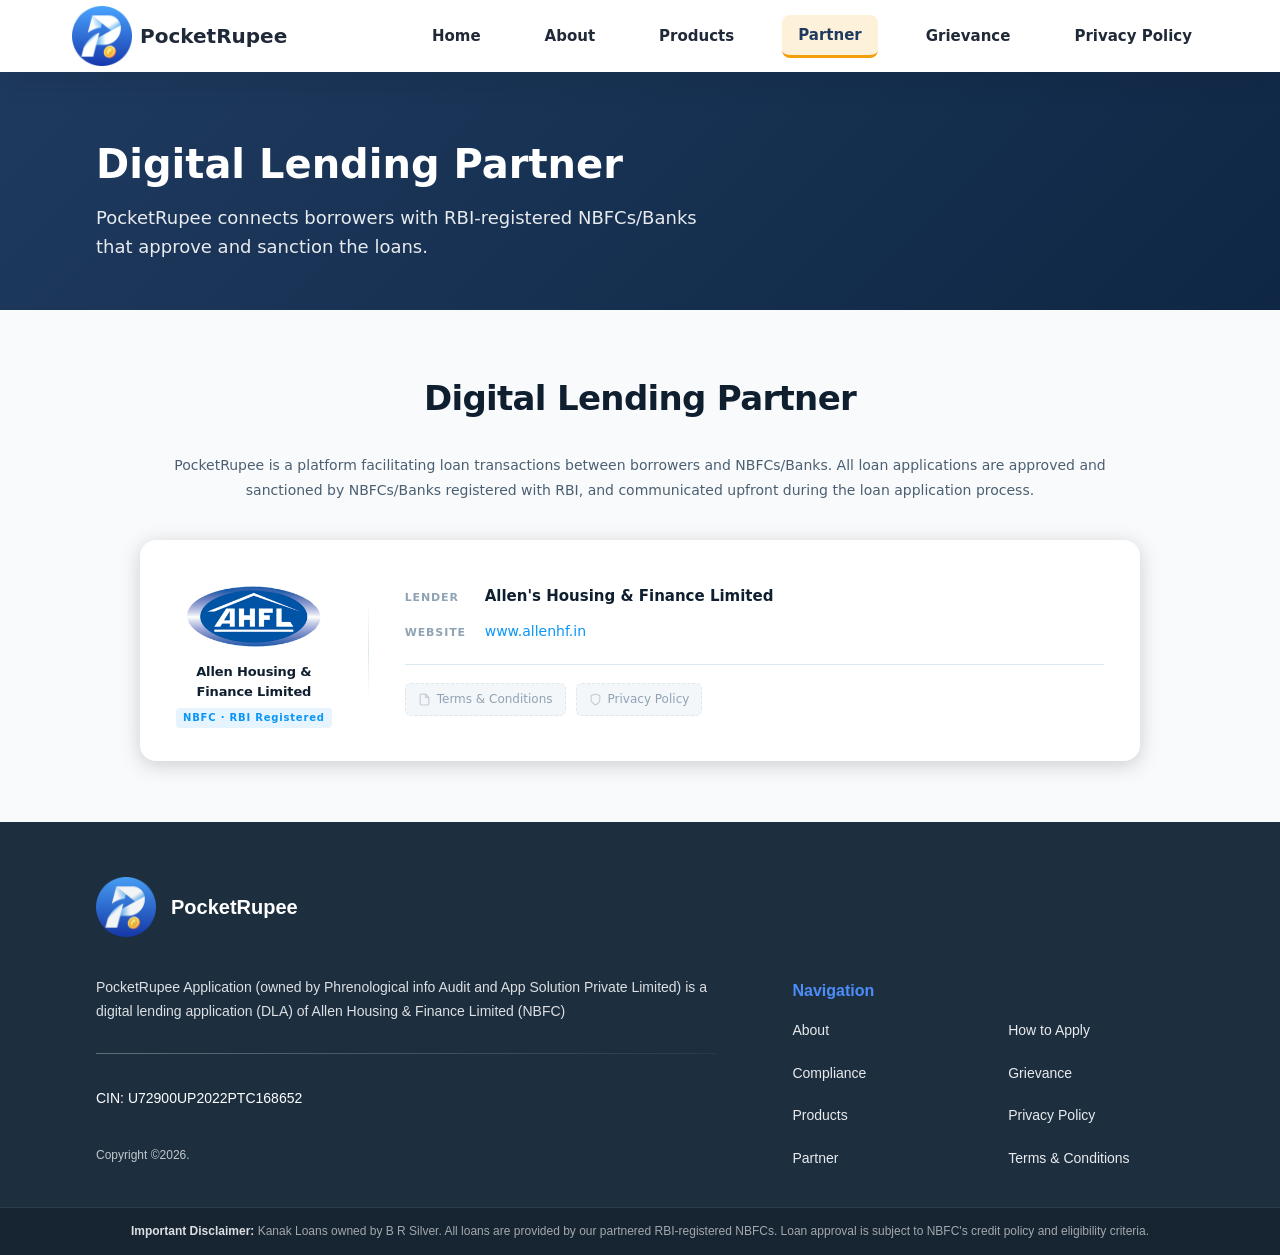
<file: partner.html>
<!DOCTYPE html>
<html lang="en">

<head>
    <meta charset="UTF-8">
    <meta name="viewport" content="width=device-width, initial-scale=1.0">
    <title>Partner | PocketRupee – Fast Loan</title>
    <link rel="stylesheet" href="fontawesome-free-5.15.4-web/css/all.min.css">
    <link rel="stylesheet" href="css/common.css">
    <link rel="stylesheet" href="css/partner.css">
    <link rel="icon" type="image/png" href="img/logo-1.png">
    <link
        href="https://fonts.googleapis.com/css2?family=Sora:wght@400;500;600;700&family=DM+Sans:wght@300;400;500&display=swap"
        rel="stylesheet" />
</head>

<body>
    <header class="PocketRupee-header">
        <div class="PocketRupee-header-inner">
            <a href="index.html" class="PocketRupee-logo-link PocketRupee-brand">
                <img src="img/logo-1.png" alt="PocketRupee" id="company-logo" width="60" height="60">
                <div class="PocketRupee-brand-text">
                    <span class="PocketRupee-brand-name">PocketRupee</span>
                </div>
            </a>
            <nav class="PocketRupee-nav">
                <a href="index.html">Home</a>
                <a href="about.html">About</a>
                <a href="products.html">Products</a>
                <a href="partner.html" class="PocketRupee-nav-active">Partner</a>
                <a href="contact.html">Grievance</a>
                <a href="privacy-policy.html">Privacy Policy</a>
            </nav>
            <button type="button" class="PocketRupee-nav-toggle" id="PocketRupee-nav-toggle" aria-label="Open menu"
                aria-expanded="false">
                <i class="fas fa-bars"></i>
            </button>
        </div>
    </header>

    <div class="PocketRupee-mobile-nav" id="PocketRupee-mobile-nav" aria-hidden="true">
        <a href="index.html">Home</a>
        <a href="about.html">About</a>
        <a href="products.html">Products</a>
        <a href="partner.html">Partner</a>
        <a href="contact.html">Grievance</a>
        <a href="privacy-policy.html">Privacy Policy</a>
    </div>

    <main class="PocketRupee-main">

        <div class="PocketRupee-partner-hero">
            <div class="PocketRupee-container">
                <div class="PocketRupee-partner-hero-inner PocketRupee-reveal">
                    <h1 class="PocketRupee-page-title">Digital Lending Partner</h1>
                    <p class="PocketRupee-partner-hero-desc">PocketRupee connects borrowers with RBI-registered
                        NBFCs/Banks that approve and sanction the loans.</p>
                </div>
            </div>
        </div>

        <div class="dlp-wrapper">
            <section class="dlp-section">

                <div class="dlp-header">
                    <h2 class="dlp-title">Digital Lending Partner</h2>
                </div>

                <p class="dlp-description">
                    PocketRupee is a platform facilitating loan transactions between borrowers and NBFCs/Banks. All loan
                    applications are approved and sanctioned by NBFCs/Banks registered with RBI, and communicated
                    upfront during the loan application process.
                </p>

                <div class="dlp-card">
                    <div class="dlp-card-accent"></div>
                    <div class="dlp-card-body">

                        <div class="dlp-logo-side">
                            <div class="dlp-logo-box">
                                <img src="img/ahfl.png" alt="Ahfl">
                            </div>
                            <div class="dlp-logo-name">Allen Housing &amp;<br />Finance Limited</div>
                            <div class="dlp-logo-type">NBFC · RBI Registered</div>
                        </div>

                        <div class="dlp-divider"></div>

                        <div class="dlp-info-side">
                            <div class="dlp-info-row">
                                <span class="dlp-info-label">Lender</span>
                                <span class="dlp-info-value">Allen's Housing &amp; Finance Limited</span>
                            </div>
                            <div class="dlp-info-row">
                                <span class="dlp-info-label">Website</span>
                                <a href="https://www.allenhf.in" target="_blank" rel="noopener"
                                    class="dlp-info-link">www.allenhf.in</a>
                            </div>

                            <div class="dlp-policy-row">
                                <a class="dlp-policy-badge" href="https://allenhf.in/policy.html" target="_blank">
                                    <svg viewBox="0 0 24 24" fill="none" stroke="currentColor" stroke-width="2">
                                        <path d="M14 2H6a2 2 0 0 0-2 2v16a2 2 0 0 0 2 2h12a2 2 0 0 0 2-2V8z" />
                                        <polyline points="14 2 14 8 20 8" />
                                    </svg>
                                    Terms &amp; Conditions
                                </a>
                                <a class="dlp-policy-badge" href="https://allenhf.in/policy.html" target="_blank">
                                    <svg viewBox="0 0 24 24" fill="none" stroke="currentColor" stroke-width="2">
                                        <path d="M12 22s8-4 8-10V5l-8-3-8 3v7c0 6 8 10 8 10z" />
                                    </svg>
                                    Privacy Policy
                                </a>
                            </div>
                        </div>

                    </div>
                </div>

            </section>
        </div>

    </main>

    <footer class="PocketRupee-footer">
      <div class="PocketRupee-container">
        <div class="PocketRupee-footer-inner">

          <!-- Row 1: Logo -->
          <div class="PocketRupee-footer-top">
            <div class="PocketRupee-footer-brand">
              <img src="img/logo-1.png" alt="PocketRupee" width="60">
              <div>
                <span class="PocketRupee-footer-brand-name">PocketRupee</span>
              </div>
            </div>
          </div>

          <div class="PocketRupee-footer-content">
            <!-- Left -->
            <div>
              <p class="PocketRupee-footer-description">
                PocketRupee Application (owned by Phrenological info Audit and App Solution Private Limited) is a
                digital lending application (DLA) of Allen Housing & Finance Limited (NBFC)
              </p>
              <div class="PocketRupee-footer-legal">
                <p>CIN: U72900UP2022PTC168652</p>
              </div>
              <br>
              <div class="PocketRupee-footer-bottom">
                <p>Copyright &copy;2026.</p>
              </div>
            </div>

            <!-- Middle -->
            <div>
              <p class="PocketRupee-footer-col-title">Navigation</p>
              <div class="PocketRupee-footer-links-grid">
                <div class="PocketRupee-footer-links">
                  <a href="about.html">About</a>
                  <a href="compliance.html">Compliance</a>
                  <a href="products.html">Products</a>
                  <a href="partner.html">Partner</a>
                </div>

                <div class="PocketRupee-footer-links">
                  <a href="how-to-apply.html">How to Apply</a>
                  <a href="contact.html">Grievance</a>
                  <a href="privacy-policy.html">Privacy Policy</a>
                  <a href="tnc.html">Terms & Conditions</a>
                </div>
              </div>
            </div>
          </div>

        </div>
      </div>

      <!-- Important Disclaimer -->
      <div class="PocketRupee-footer-disclaimer">
        <div class="PocketRupee-container">
          <p><strong>Important Disclaimer:</strong> Kanak Loans owned by B R Silver. All loans are provided by our
            partnered RBI-registered NBFCs. Loan approval is subject to NBFC's credit policy and eligibility criteria.
          </p>
        </div>
      </div>

    </footer>

</body>

</html>
</file>
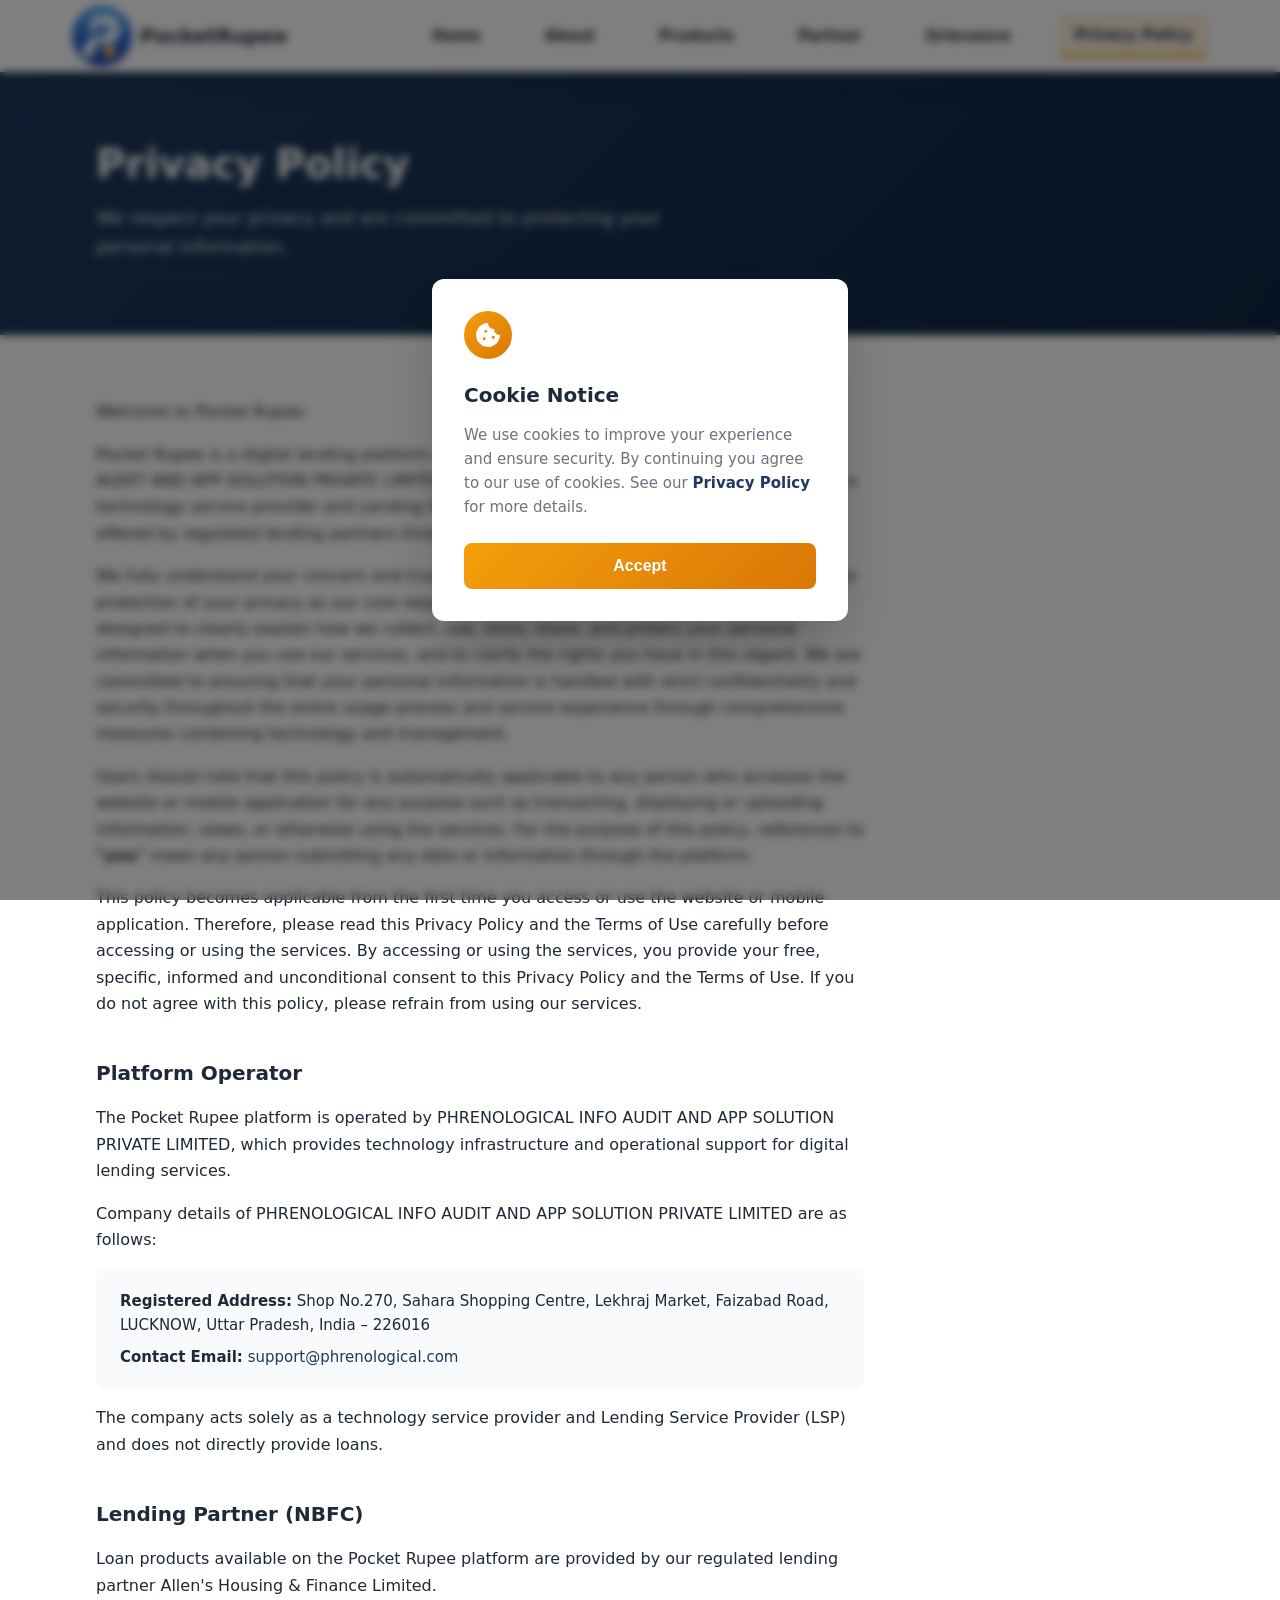
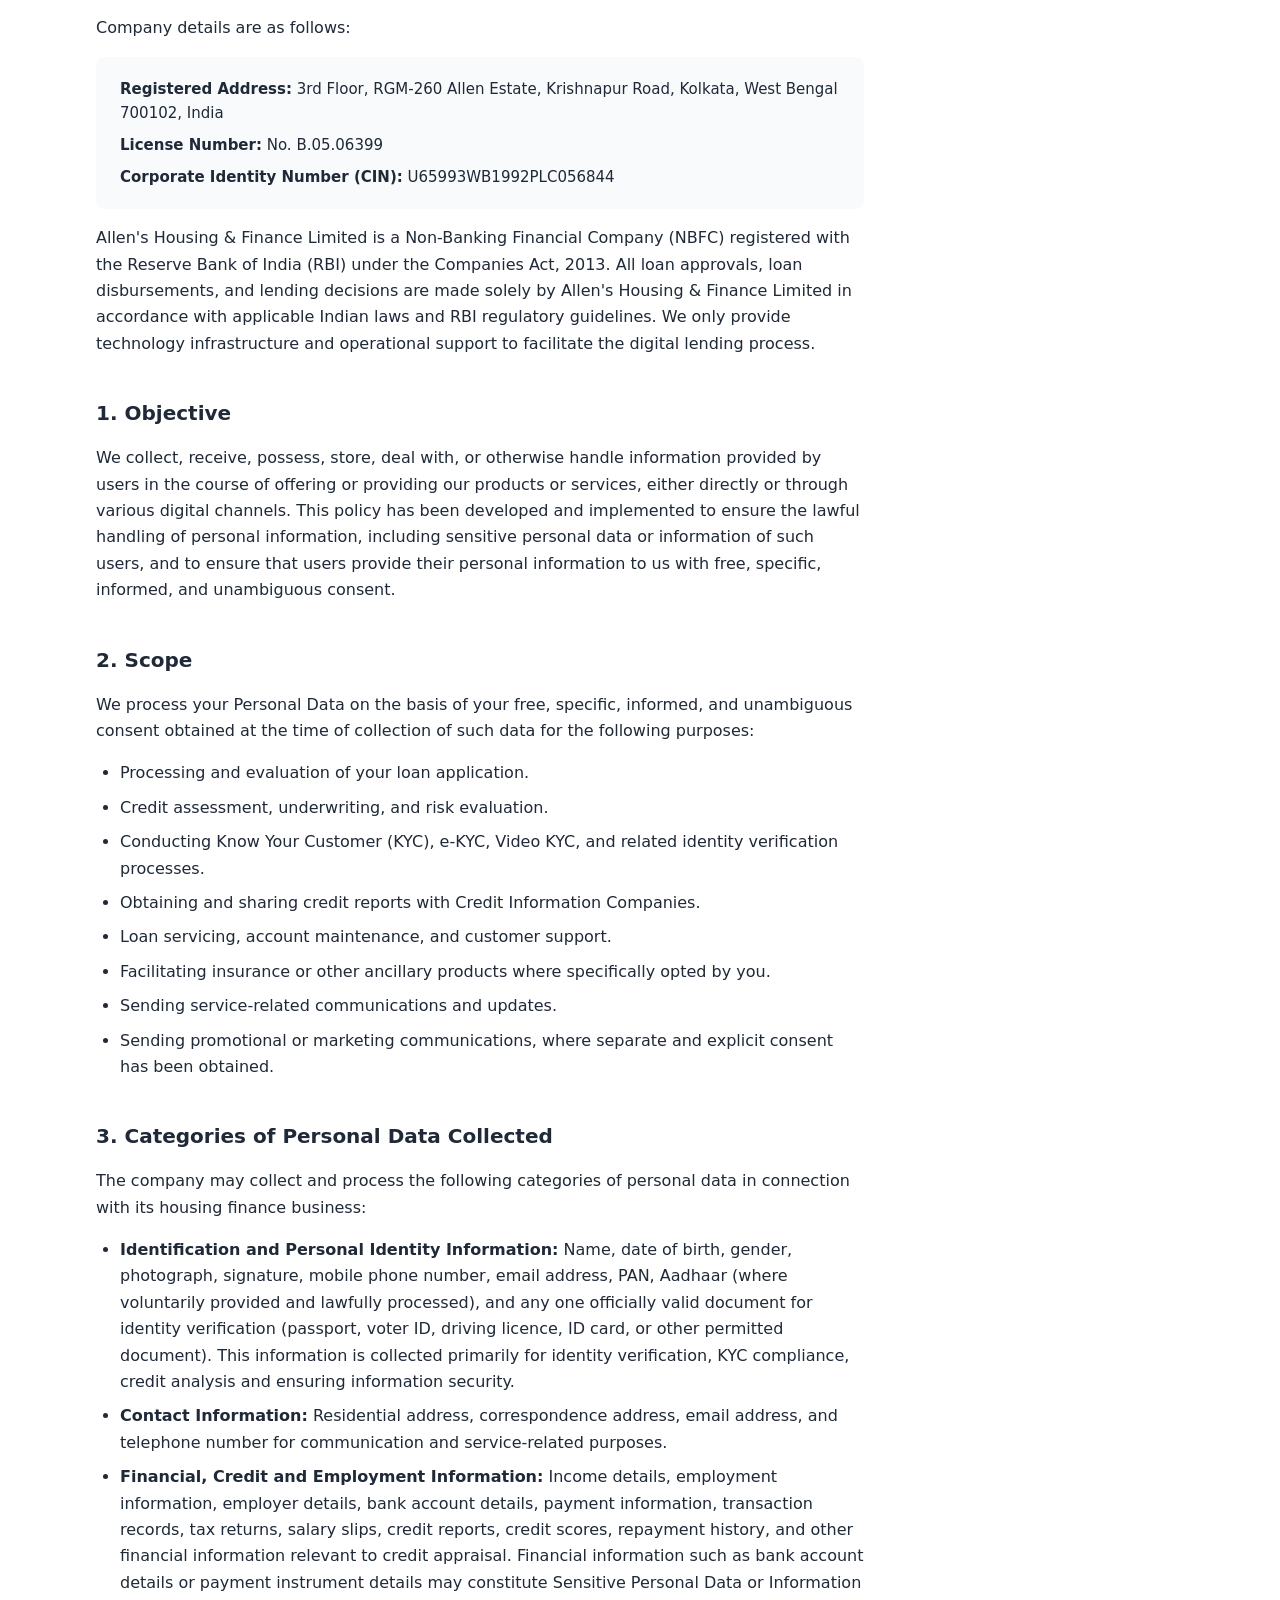
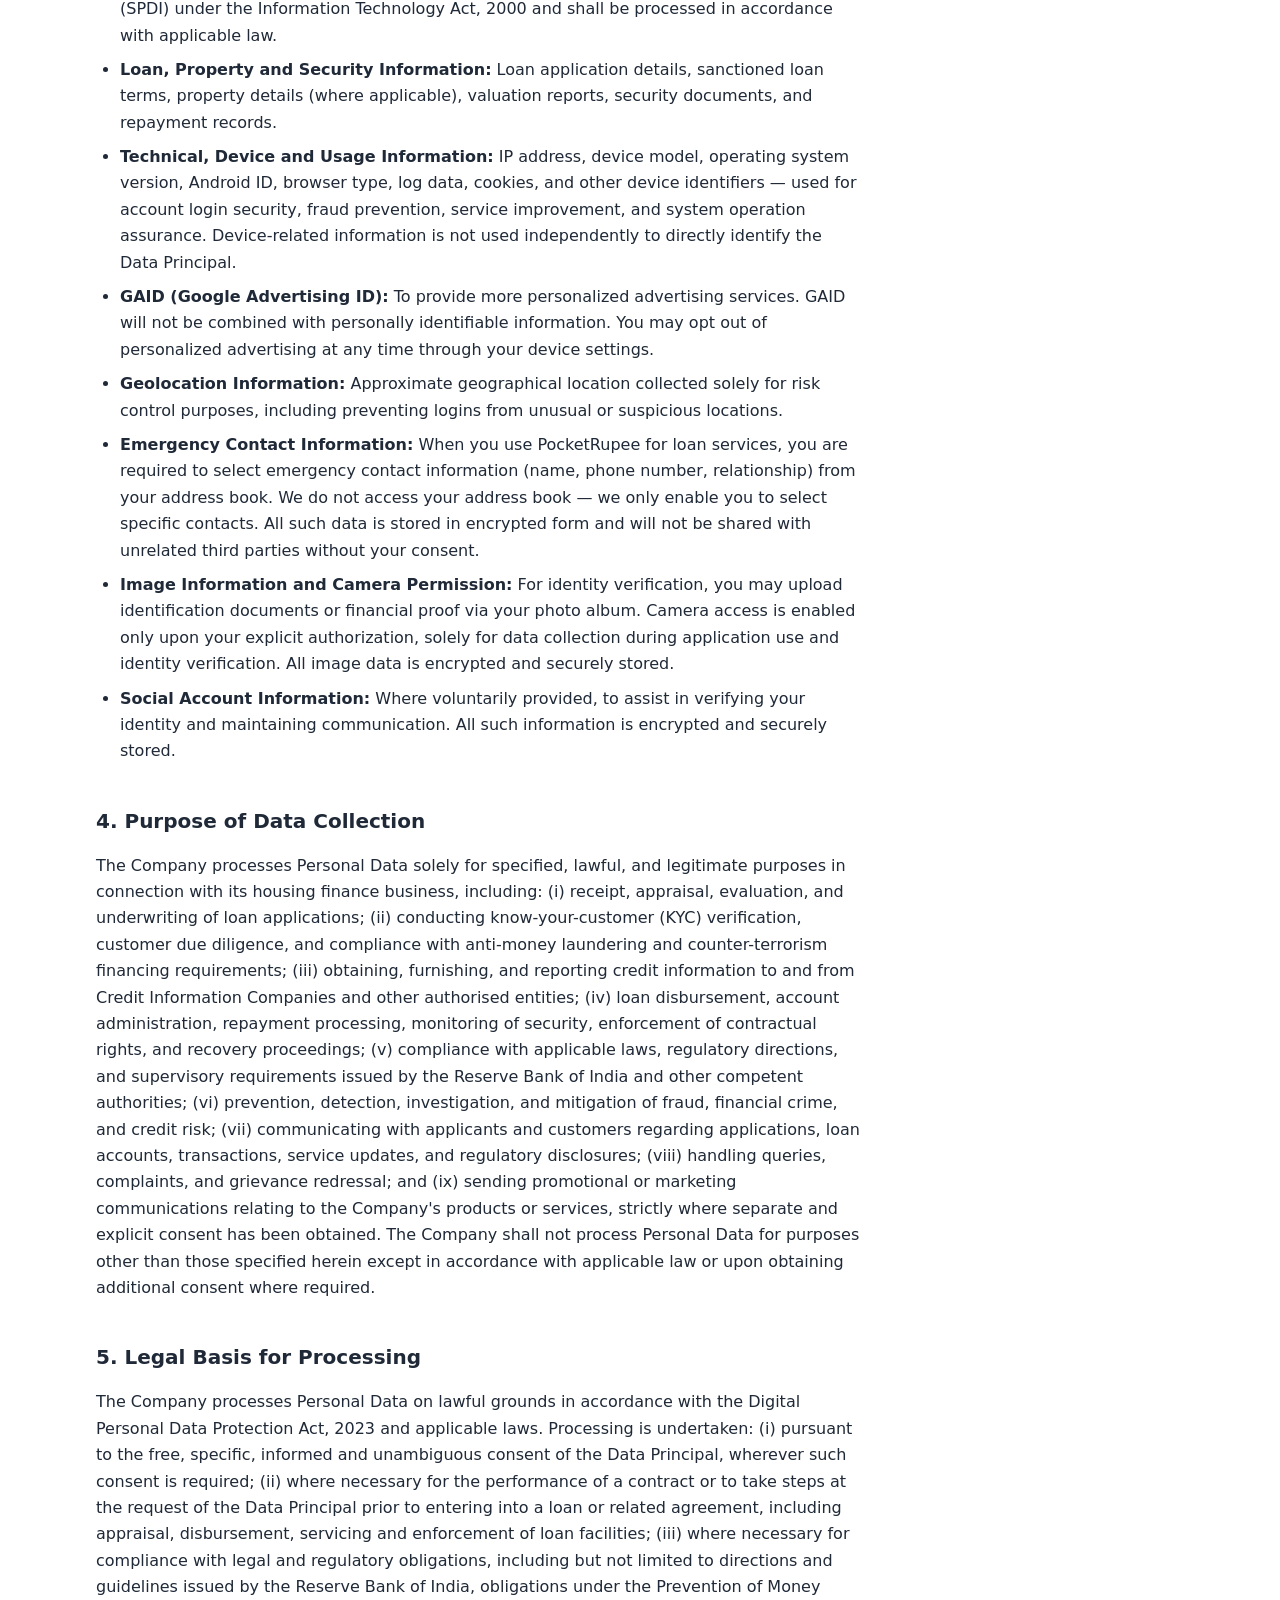
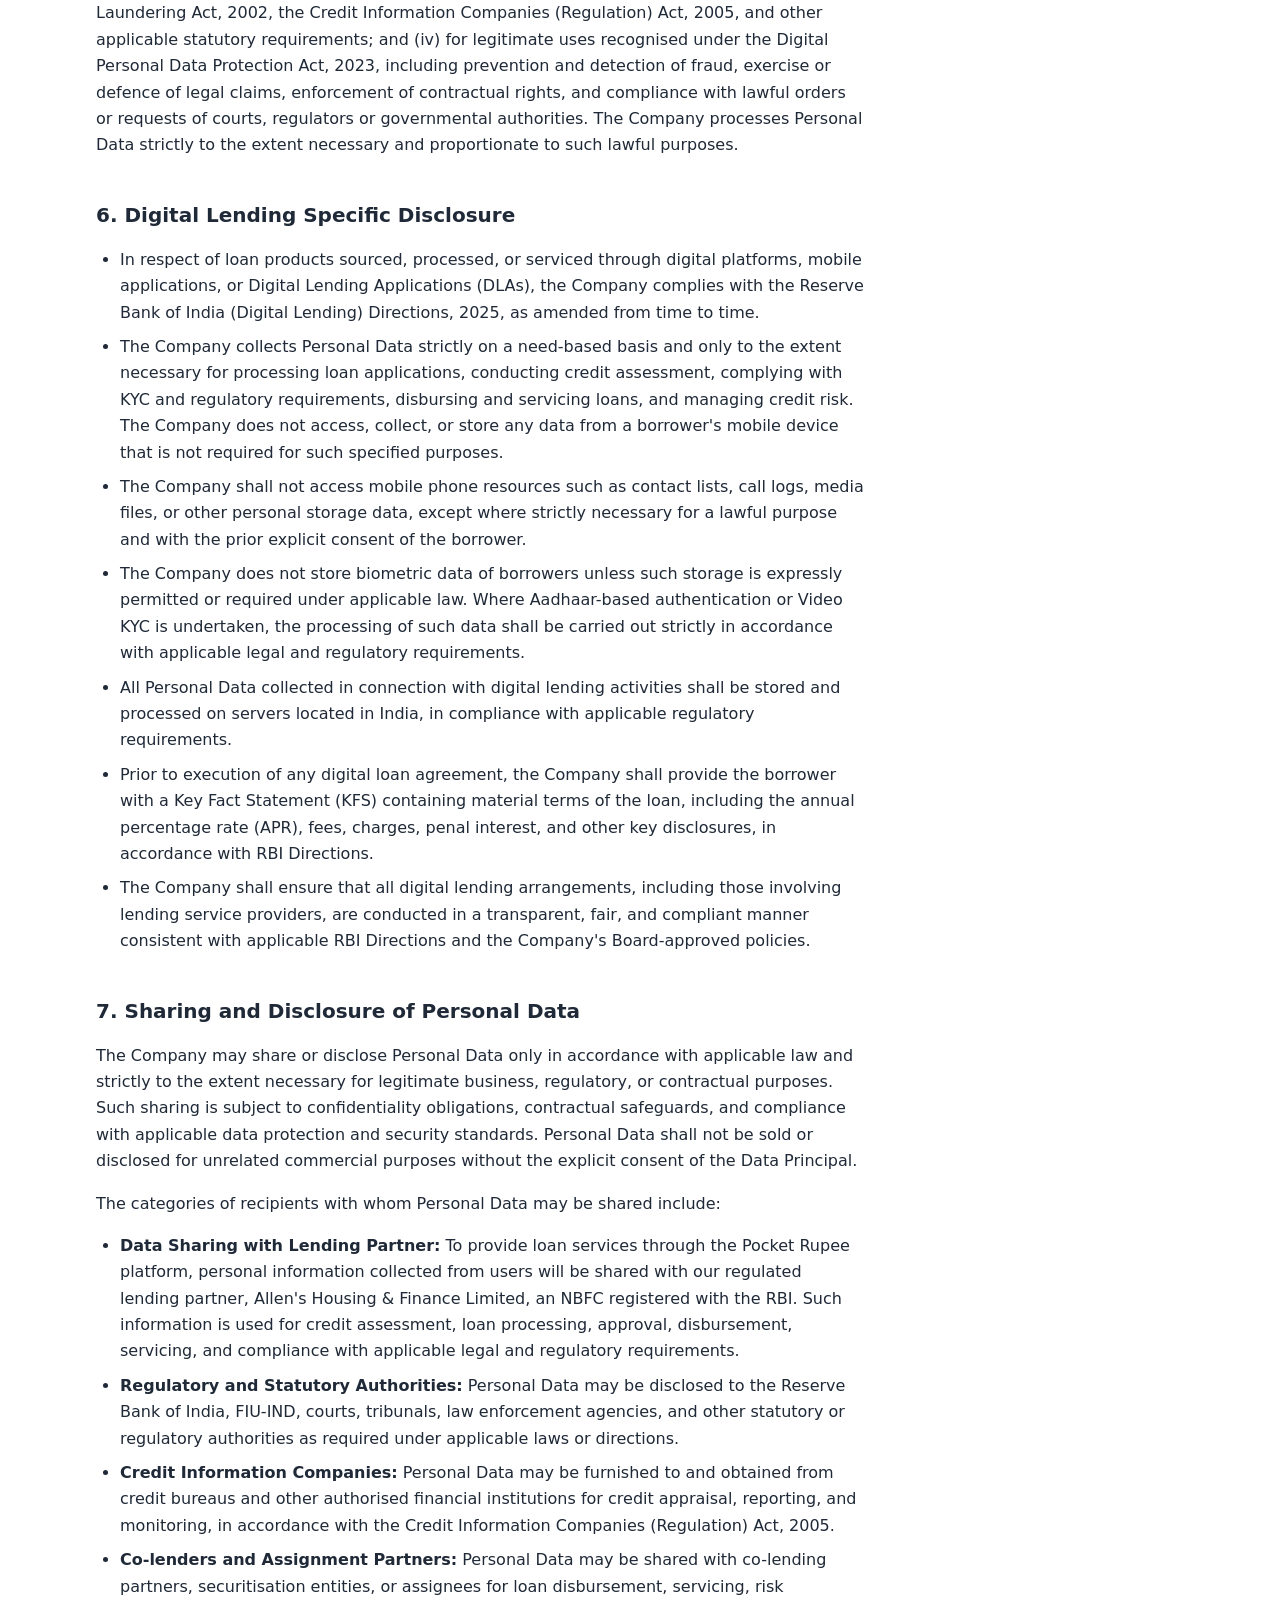
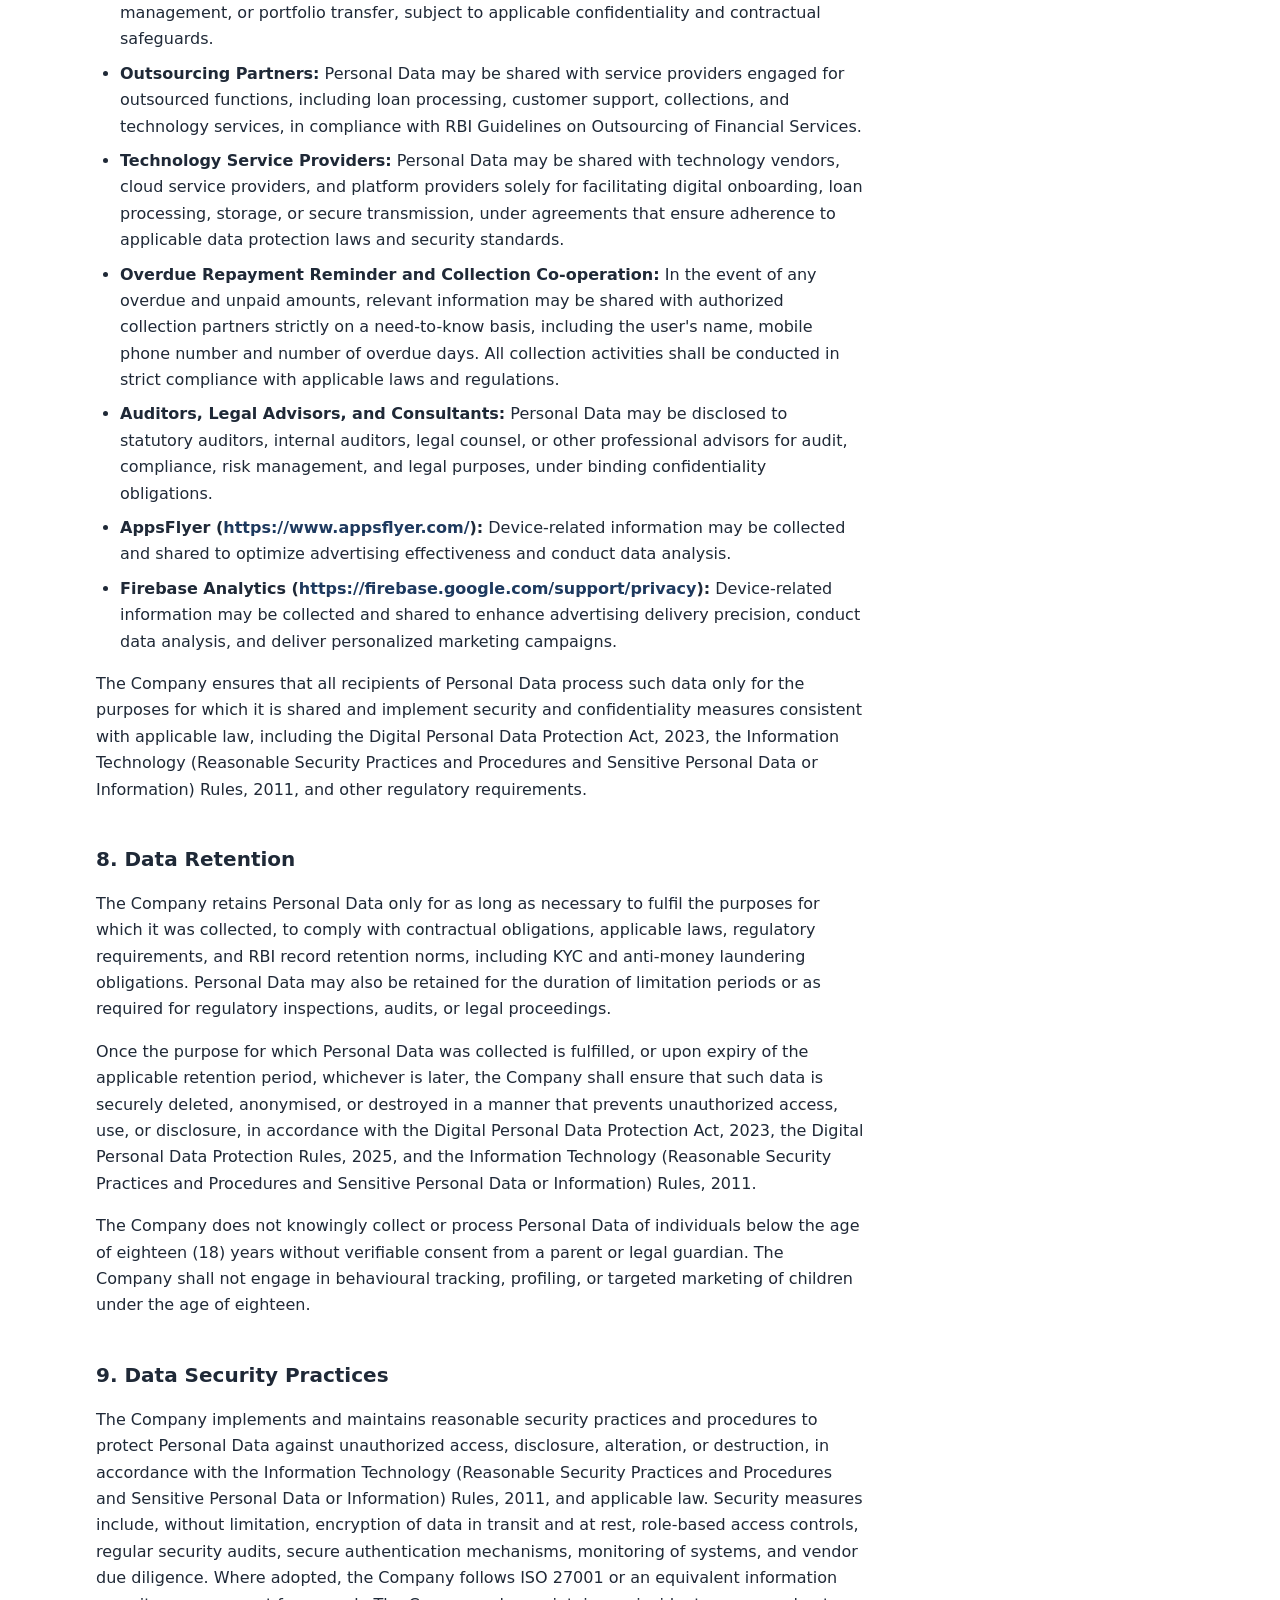
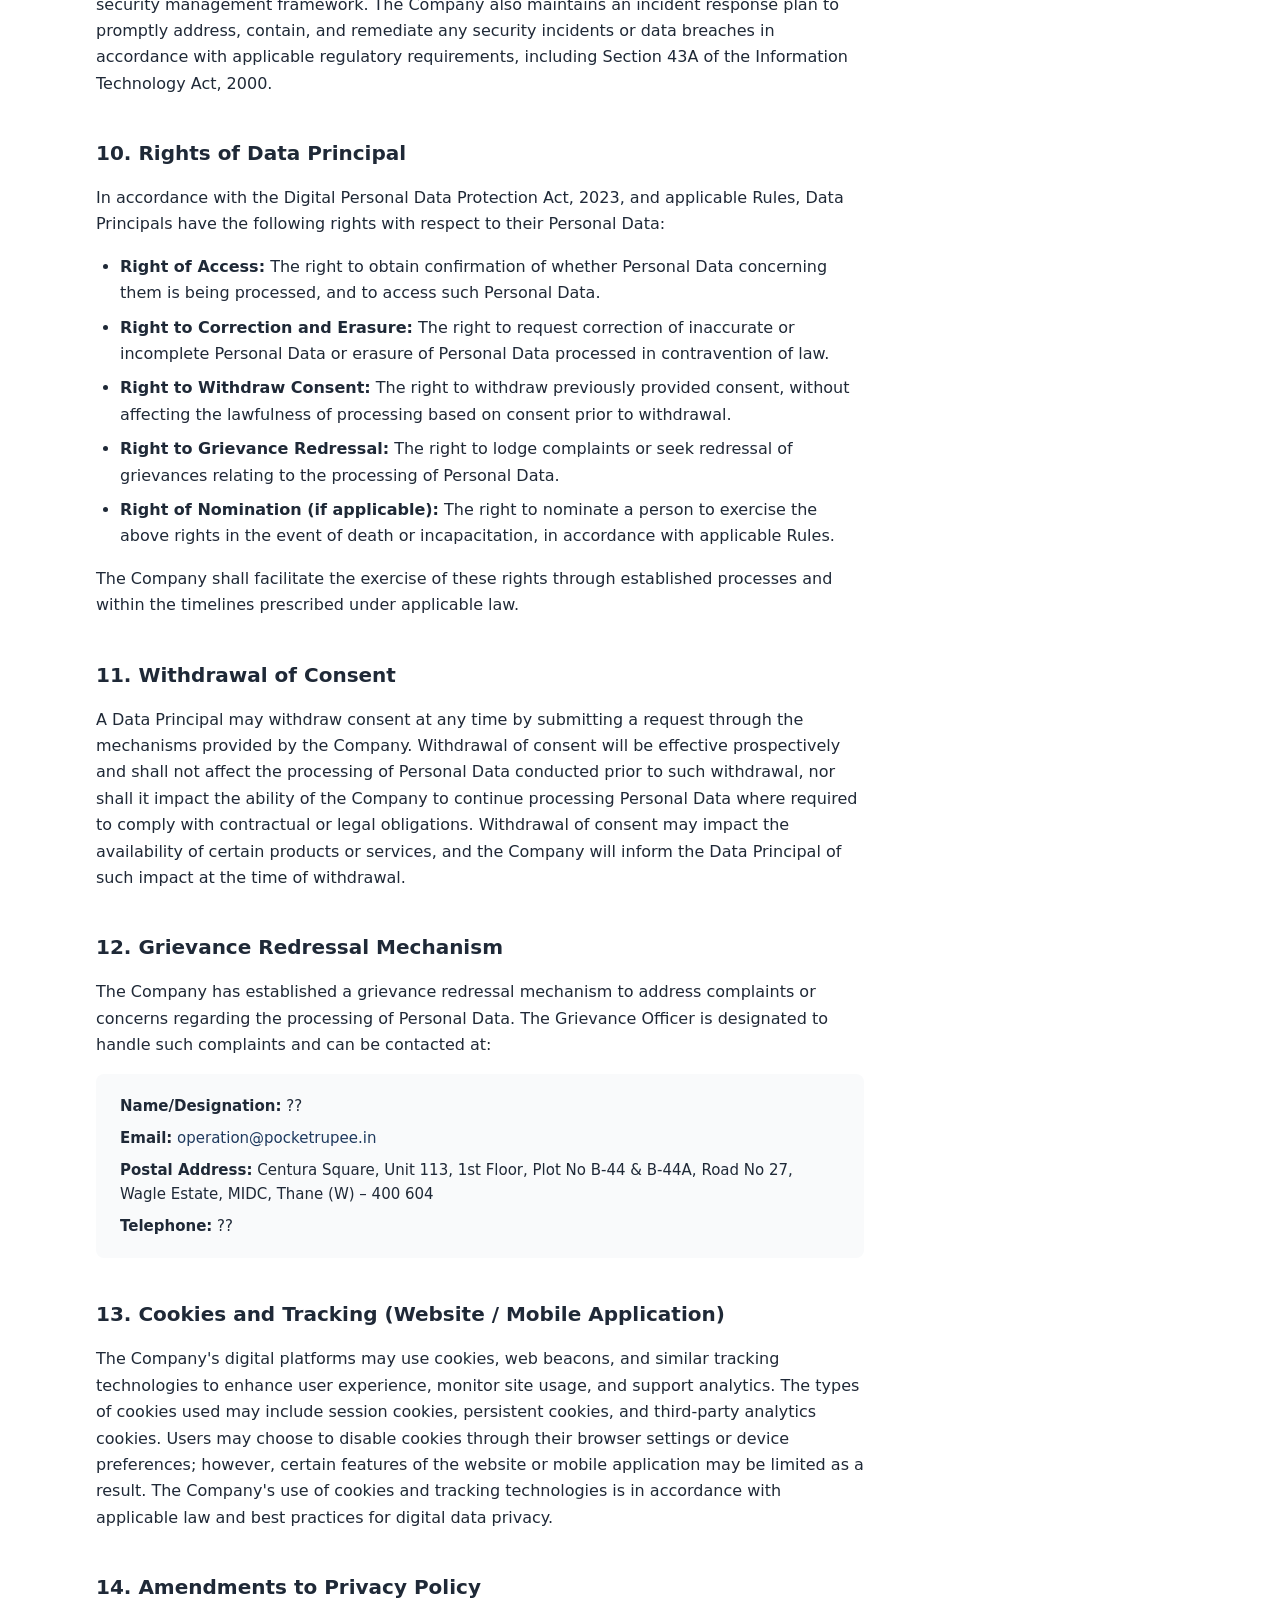
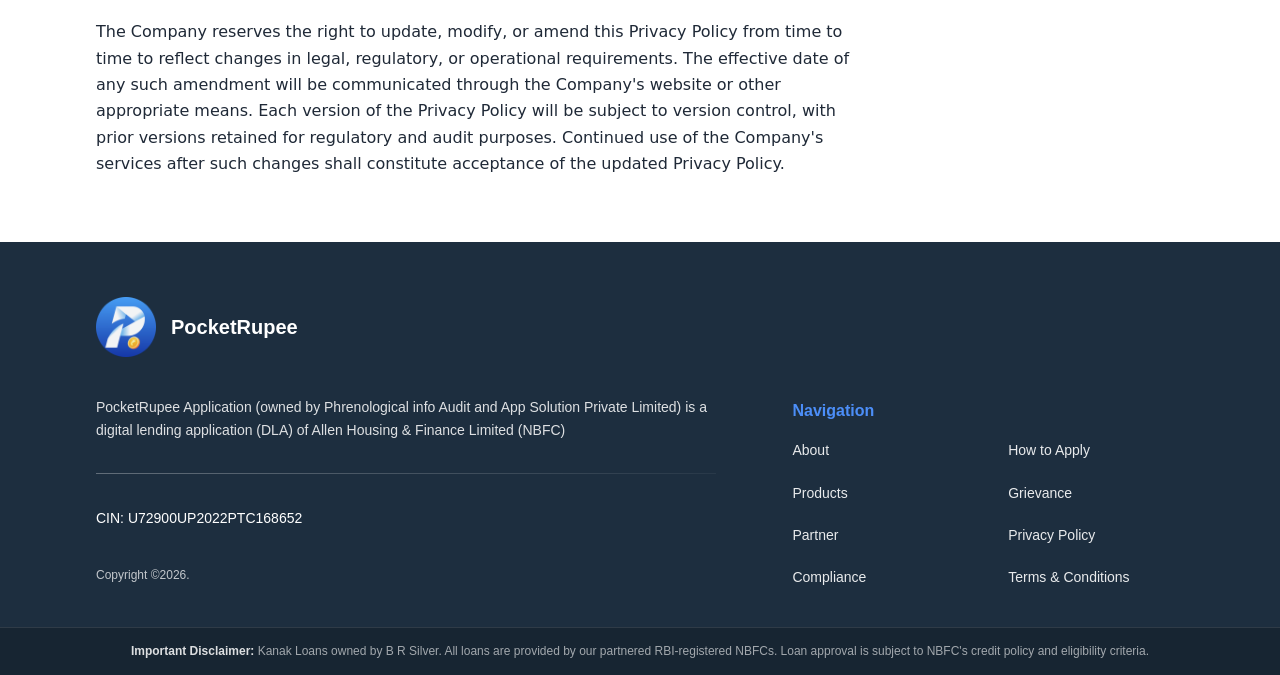
<file: privacy-policy.html>
<!DOCTYPE html>
<html lang="en">

<head>
  <meta charset="UTF-8">
  <meta name="viewport" content="width=device-width, initial-scale=1.0">
  <title>Privacy Policy | PocketRupee – Fast Loan</title>
  <link rel="stylesheet" href="fontawesome-free-5.15.4-web/css/all.min.css">
  <link rel="stylesheet" href="css/common.css">
  <link rel="stylesheet" href="css/privacy-policy.css">
  <link rel="icon" type="image/png" href="img/logo-1.png">
</head>

<body>
  <header class="PocketRupee-header">
    <div class="PocketRupee-header-inner">
      <a href="index.html" class="PocketRupee-logo-link PocketRupee-brand">
        <img src="img/logo-1.png" alt="PocketRupee" id="company-logo" width="60" height="60">
        <div class="PocketRupee-brand-text">
          <span class="PocketRupee-brand-name">PocketRupee</span>
          <!-- <span class="PocketRupee-brand-entity">Allen's Housing & Finance Limited</span> -->
        </div>
      </a>
      <nav class="PocketRupee-nav">
        <a href="index.html">Home</a>
        <a href="about.html">About</a>
        <a href="products.html">Products</a>
        <a href="partner.html">Partner</a>
        <a href="contact.html">Grievance</a>
        <a href="privacy-policy.html" class="PocketRupee-nav-active">Privacy Policy</a>
      </nav>
      <button type="button" class="PocketRupee-nav-toggle" id="PocketRupee-nav-toggle" aria-label="Open menu"
        aria-expanded="false">
        <i class="fas fa-bars"></i>
      </button>
    </div>
  </header>
  <div class="PocketRupee-mobile-nav" id="PocketRupee-mobile-nav" aria-hidden="true">
    <a href="index.html">Home</a>
    <a href="about.html">About</a>
    <a href="products.html">Products</a>
    <a href="partner.html">Partner</a>
    <a href="contact.html">Grievance</a>
    <a href="privacy-policy.html">Privacy Policy</a>
  </div>

  <main class="PocketRupee-main">
    <div class="PocketRupee-privacy-hero">
      <div class="PocketRupee-container">
        <div class="PocketRupee-privacy-hero-inner PocketRupee-reveal">
          <h1 class="PocketRupee-page-title">Privacy Policy</h1>
          <p class="PocketRupee-privacy-hero-desc">We respect your privacy and are committed to protecting your personal
            information.</p>
        </div>
        <div class="hero-action">
          <a href="#policy-content" class="btn-policy">
            Read Privacy Policy
          </a>
        </div>
      </div>
    </div>

    <div class="PocketRupee-privacy-content">
      <div class="PocketRupee-container">
        <div class="PocketRupee-privacy-body">

          <!-- Intro -->
          <div class="PocketRupee-privacy-block PocketRupee-reveal">
            <p class="PocketRupee-privacy-text">Welcome to Pocket Rupee.</p>
            <p class="PocketRupee-privacy-text">Pocket Rupee is a digital lending platform developed and operated by
              PHRENOLOGICAL INFO AUDIT AND APP SOLUTION PRIVATE LIMITED (hereinafter referred to as "we", "us"). We act
              as a technology service provider and Lending Service Provider (LSP), facilitating loan services offered by
              regulated lending partners through the Pocket Rupee platform.</p>
            <p class="PocketRupee-privacy-text">We fully understand your concern and trust regarding personal
              information, and we regard the protection of your privacy as our core responsibility and commitment. This
              Privacy Policy is designed to clearly explain how we collect, use, store, share, and protect your personal
              information when you use our services, and to clarify the rights you have in this regard. We are committed
              to ensuring that your personal information is handled with strict confidentiality and security throughout
              the entire usage process and service experience through comprehensive measures combining technology and
              management.</p>
            <p class="PocketRupee-privacy-text">Users should note that this policy is automatically applicable to any
              person who accesses the website or mobile application for any purpose such as transacting, displaying or
              uploading information, views, or otherwise using the services. For the purpose of this policy, references
              to <strong>"you"</strong> mean any person submitting any data or information through the platform.</p>
            <p class="PocketRupee-privacy-text">This policy becomes applicable from the first time you access or use the
              website or mobile application. Therefore, please read this Privacy Policy and the Terms of Use carefully
              before accessing or using the services. By accessing or using the services, you provide your free,
              specific, informed and unconditional consent to this Privacy Policy and the Terms of Use. If you do not
              agree with this policy, please refrain from using our services.</p>
          </div>

          <!-- Platform Operator -->
          <div class="PocketRupee-privacy-block PocketRupee-reveal">
            <h2 class="PocketRupee-privacy-heading">Platform Operator</h2>
            <p class="PocketRupee-privacy-text">The Pocket Rupee platform is operated by PHRENOLOGICAL INFO AUDIT AND
              APP SOLUTION PRIVATE LIMITED, which provides technology infrastructure and operational support for digital
              lending services.</p>
            <p class="PocketRupee-privacy-text">Company details of PHRENOLOGICAL INFO AUDIT AND APP SOLUTION PRIVATE
              LIMITED are as follows:</p>
            <div class="PocketRupee-privacy-contact">
              <p><strong>Registered Address:</strong> Shop No.270, Sahara Shopping Centre, Lekhraj Market, Faizabad
                Road, LUCKNOW, Uttar Pradesh, India – 226016</p>
              <p><strong>Contact Email:</strong> <a
                  href="mailto:support@phrenological.com">support@phrenological.com</a></p>
            </div>
            <p class="PocketRupee-privacy-text">The company acts solely as a technology service provider and Lending
              Service Provider (LSP) and does not directly provide loans.</p>
          </div>

          <!-- Lending Partner -->
          <div class="PocketRupee-privacy-block PocketRupee-reveal">
            <h2 class="PocketRupee-privacy-heading">Lending Partner (NBFC)</h2>
            <p class="PocketRupee-privacy-text">Loan products available on the Pocket Rupee platform are provided by our
              regulated lending partner Allen's Housing &amp; Finance Limited.</p>
            <p class="PocketRupee-privacy-text">Company details are as follows:</p>
            <div class="PocketRupee-privacy-contact">
              <p><strong>Registered Address:</strong> 3rd Floor, RGM-260 Allen Estate, Krishnapur Road, Kolkata, West
                Bengal 700102, India</p>
              <p><strong>License Number:</strong> No. B.05.06399</p>
              <p><strong>Corporate Identity Number (CIN):</strong> U65993WB1992PLC056844</p>
            </div>
            <p class="PocketRupee-privacy-text">Allen's Housing &amp; Finance Limited is a Non-Banking Financial Company
              (NBFC) registered with the Reserve Bank of India (RBI) under the Companies Act, 2013. All loan approvals,
              loan disbursements, and lending decisions are made solely by Allen's Housing &amp; Finance Limited in
              accordance with applicable Indian laws and RBI regulatory guidelines. We only provide technology
              infrastructure and operational support to facilitate the digital lending process.</p>
          </div>

          <!-- 1. Objective -->
          <div class="PocketRupee-privacy-block PocketRupee-reveal">
            <h2 class="PocketRupee-privacy-heading">1. Objective</h2>
            <p class="PocketRupee-privacy-text">We collect, receive, possess, store, deal with, or otherwise handle
              information provided by users in the course of offering or providing our products or services, either
              directly or through various digital channels. This policy has been developed and implemented to ensure the
              lawful handling of personal information, including sensitive personal data or information of such users,
              and to ensure that users provide their personal information to us with free, specific, informed, and
              unambiguous consent.</p>
          </div>

          <!-- 2. Scope -->
          <div class="PocketRupee-privacy-block PocketRupee-reveal">
            <h2 class="PocketRupee-privacy-heading">2. Scope</h2>
            <p class="PocketRupee-privacy-text">We process your Personal Data on the basis of your free, specific,
              informed, and unambiguous consent obtained at the time of collection of such data for the following
              purposes:</p>
            <ul class="PocketRupee-privacy-list">
              <li>Processing and evaluation of your loan application.</li>
              <li>Credit assessment, underwriting, and risk evaluation.</li>
              <li>Conducting Know Your Customer (KYC), e-KYC, Video KYC, and related identity verification processes.
              </li>
              <li>Obtaining and sharing credit reports with Credit Information Companies.</li>
              <li>Loan servicing, account maintenance, and customer support.</li>
              <li>Facilitating insurance or other ancillary products where specifically opted by you.</li>
              <li>Sending service-related communications and updates.</li>
              <li>Sending promotional or marketing communications, where separate and explicit consent has been
                obtained.</li>
            </ul>
          </div>

          <!-- 3. Categories of Personal Data Collected -->
          <div class="PocketRupee-privacy-block PocketRupee-reveal">
            <h2 class="PocketRupee-privacy-heading">3. Categories of Personal Data Collected</h2>
            <p class="PocketRupee-privacy-text">The company may collect and process the following categories of personal
              data in connection with its housing finance business:</p>
            <ul class="PocketRupee-privacy-list">
              <li><strong>Identification and Personal Identity Information:</strong> Name, date of birth, gender,
                photograph, signature, mobile phone number, email address, PAN, Aadhaar (where voluntarily provided and
                lawfully processed), and any one officially valid document for identity verification (passport, voter
                ID, driving licence, ID card, or other permitted document). This information is collected primarily for
                identity verification, KYC compliance, credit analysis and ensuring information security.</li>
              <li><strong>Contact Information:</strong> Residential address, correspondence address, email address, and
                telephone number for communication and service-related purposes.</li>
              <li><strong>Financial, Credit and Employment Information:</strong> Income details, employment information,
                employer details, bank account details, payment information, transaction records, tax returns, salary
                slips, credit reports, credit scores, repayment history, and other financial information relevant to
                credit appraisal. Financial information such as bank account details or payment instrument details may
                constitute Sensitive Personal Data or Information (SPDI) under the Information Technology Act, 2000 and
                shall be processed in accordance with applicable law.</li>
              <li><strong>Loan, Property and Security Information:</strong> Loan application details, sanctioned loan
                terms, property details (where applicable), valuation reports, security documents, and repayment
                records.</li>
              <li><strong>Technical, Device and Usage Information:</strong> IP address, device model, operating system
                version, Android ID, browser type, log data, cookies, and other device identifiers — used for account
                login security, fraud prevention, service improvement, and system operation assurance. Device-related
                information is not used independently to directly identify the Data Principal.</li>
              <li><strong>GAID (Google Advertising ID):</strong> To provide more personalized advertising services. GAID
                will not be combined with personally identifiable information. You may opt out of personalized
                advertising at any time through your device settings.</li>
              <li><strong>Geolocation Information:</strong> Approximate geographical location collected solely for risk
                control purposes, including preventing logins from unusual or suspicious locations.</li>
              <li><strong>Emergency Contact Information:</strong> When you use PocketRupee for loan services, you are
                required to select emergency contact information (name, phone number, relationship) from your address
                book. We do not access your address book — we only enable you to select specific contacts. All such data
                is stored in encrypted form and will not be shared with unrelated third parties without your consent.
              </li>
              <li><strong>Image Information and Camera Permission:</strong> For identity verification, you may upload
                identification documents or financial proof via your photo album. Camera access is enabled only upon
                your explicit authorization, solely for data collection during application use and identity
                verification. All image data is encrypted and securely stored.</li>
              <li><strong>Social Account Information:</strong> Where voluntarily provided, to assist in verifying your
                identity and maintaining communication. All such information is encrypted and securely stored.</li>
            </ul>
          </div>

          <!-- 4. Purpose of Data Collection -->
          <div class="PocketRupee-privacy-block PocketRupee-reveal">
            <h2 class="PocketRupee-privacy-heading">4. Purpose of Data Collection</h2>
            <p class="PocketRupee-privacy-text">The Company processes Personal Data solely for specified, lawful, and
              legitimate purposes in connection with its housing finance business, including: (i) receipt, appraisal,
              evaluation, and underwriting of loan applications; (ii) conducting know-your-customer (KYC) verification,
              customer due diligence, and compliance with anti-money laundering and counter-terrorism financing
              requirements; (iii) obtaining, furnishing, and reporting credit information to and from Credit Information
              Companies and other authorised entities; (iv) loan disbursement, account administration, repayment
              processing, monitoring of security, enforcement of contractual rights, and recovery proceedings; (v)
              compliance with applicable laws, regulatory directions, and supervisory requirements issued by the Reserve
              Bank of India and other competent authorities; (vi) prevention, detection, investigation, and mitigation
              of fraud, financial crime, and credit risk; (vii) communicating with applicants and customers regarding
              applications, loan accounts, transactions, service updates, and regulatory disclosures; (viii) handling
              queries, complaints, and grievance redressal; and (ix) sending promotional or marketing communications
              relating to the Company's products or services, strictly where separate and explicit consent has been
              obtained. The Company shall not process Personal Data for purposes other than those specified herein
              except in accordance with applicable law or upon obtaining additional consent where required.</p>
          </div>

          <!-- 5. Legal Basis for Processing -->
          <div class="PocketRupee-privacy-block PocketRupee-reveal">
            <h2 class="PocketRupee-privacy-heading">5. Legal Basis for Processing</h2>
            <p class="PocketRupee-privacy-text">The Company processes Personal Data on lawful grounds in accordance with
              the Digital Personal Data Protection Act, 2023 and applicable laws. Processing is undertaken: (i) pursuant
              to the free, specific, informed and unambiguous consent of the Data Principal, wherever such consent is
              required; (ii) where necessary for the performance of a contract or to take steps at the request of the
              Data Principal prior to entering into a loan or related agreement, including appraisal, disbursement,
              servicing and enforcement of loan facilities; (iii) where necessary for compliance with legal and
              regulatory obligations, including but not limited to directions and guidelines issued by the Reserve Bank
              of India, obligations under the Prevention of Money Laundering Act, 2002, the Credit Information Companies
              (Regulation) Act, 2005, and other applicable statutory requirements; and (iv) for legitimate uses
              recognised under the Digital Personal Data Protection Act, 2023, including prevention and detection of
              fraud, exercise or defence of legal claims, enforcement of contractual rights, and compliance with lawful
              orders or requests of courts, regulators or governmental authorities. The Company processes Personal Data
              strictly to the extent necessary and proportionate to such lawful purposes.</p>
          </div>

          <!-- 6. Digital Lending Specific Disclosure -->
          <div class="PocketRupee-privacy-block PocketRupee-reveal">
            <h2 class="PocketRupee-privacy-heading">6. Digital Lending Specific Disclosure</h2>
            <ul class="PocketRupee-privacy-list">
              <li>In respect of loan products sourced, processed, or serviced through digital platforms, mobile
                applications, or Digital Lending Applications (DLAs), the Company complies with the Reserve Bank of
                India (Digital Lending) Directions, 2025, as amended from time to time.</li>
              <li>The Company collects Personal Data strictly on a need-based basis and only to the extent necessary for
                processing loan applications, conducting credit assessment, complying with KYC and regulatory
                requirements, disbursing and servicing loans, and managing credit risk. The Company does not access,
                collect, or store any data from a borrower's mobile device that is not required for such specified
                purposes.</li>
              <li>The Company shall not access mobile phone resources such as contact lists, call logs, media files, or
                other personal storage data, except where strictly necessary for a lawful purpose and with the prior
                explicit consent of the borrower.</li>
              <li>The Company does not store biometric data of borrowers unless such storage is expressly permitted or
                required under applicable law. Where Aadhaar-based authentication or Video KYC is undertaken, the
                processing of such data shall be carried out strictly in accordance with applicable legal and regulatory
                requirements.</li>
              <li>All Personal Data collected in connection with digital lending activities shall be stored and
                processed on servers located in India, in compliance with applicable regulatory requirements.</li>
              <li>Prior to execution of any digital loan agreement, the Company shall provide the borrower with a Key
                Fact Statement (KFS) containing material terms of the loan, including the annual percentage rate (APR),
                fees, charges, penal interest, and other key disclosures, in accordance with RBI Directions.</li>
              <li>The Company shall ensure that all digital lending arrangements, including those involving lending
                service providers, are conducted in a transparent, fair, and compliant manner consistent with applicable
                RBI Directions and the Company's Board-approved policies.</li>
            </ul>
          </div>

          <!-- 7. Sharing and Disclosure of Personal Data -->
          <div class="PocketRupee-privacy-block PocketRupee-reveal">
            <h2 class="PocketRupee-privacy-heading">7. Sharing and Disclosure of Personal Data</h2>
            <p class="PocketRupee-privacy-text">The Company may share or disclose Personal Data only in accordance with
              applicable law and strictly to the extent necessary for legitimate business, regulatory, or contractual
              purposes. Such sharing is subject to confidentiality obligations, contractual safeguards, and compliance
              with applicable data protection and security standards. Personal Data shall not be sold or disclosed for
              unrelated commercial purposes without the explicit consent of the Data Principal.</p>
            <p class="PocketRupee-privacy-text">The categories of recipients with whom Personal Data may be shared
              include:</p>
            <ul class="PocketRupee-privacy-list">
              <li><strong>Data Sharing with Lending Partner:</strong> To provide loan services through the Pocket Rupee
                platform, personal information collected from users will be shared with our regulated lending partner,
                Allen's Housing &amp; Finance Limited, an NBFC registered with the RBI. Such information is used for
                credit assessment, loan processing, approval, disbursement, servicing, and compliance with applicable
                legal and regulatory requirements.</li>
              <li><strong>Regulatory and Statutory Authorities:</strong> Personal Data may be disclosed to the Reserve
                Bank of India, FIU-IND, courts, tribunals, law enforcement agencies, and other statutory or regulatory
                authorities as required under applicable laws or directions.</li>
              <li><strong>Credit Information Companies:</strong> Personal Data may be furnished to and obtained from
                credit bureaus and other authorised financial institutions for credit appraisal, reporting, and
                monitoring, in accordance with the Credit Information Companies (Regulation) Act, 2005.</li>
              <li><strong>Co-lenders and Assignment Partners:</strong> Personal Data may be shared with co-lending
                partners, securitisation entities, or assignees for loan disbursement, servicing, risk management, or
                portfolio transfer, subject to applicable confidentiality and contractual safeguards.</li>
              <li><strong>Outsourcing Partners:</strong> Personal Data may be shared with service providers engaged for
                outsourced functions, including loan processing, customer support, collections, and technology services,
                in compliance with RBI Guidelines on Outsourcing of Financial Services.</li>
              <li><strong>Technology Service Providers:</strong> Personal Data may be shared with technology vendors,
                cloud service providers, and platform providers solely for facilitating digital onboarding, loan
                processing, storage, or secure transmission, under agreements that ensure adherence to applicable data
                protection laws and security standards.</li>
              <li><strong>Overdue Repayment Reminder and Collection Co-operation:</strong> In the event of any overdue
                and unpaid amounts, relevant information may be shared with authorized collection partners strictly on a
                need-to-know basis, including the user's name, mobile phone number and number of overdue days. All
                collection activities shall be conducted in strict compliance with applicable laws and regulations.</li>
              <li><strong>Auditors, Legal Advisors, and Consultants:</strong> Personal Data may be disclosed to
                statutory auditors, internal auditors, legal counsel, or other professional advisors for audit,
                compliance, risk management, and legal purposes, under binding confidentiality obligations.</li>
              <li><strong>AppsFlyer (<a href="https://www.appsflyer.com/"
                    target="_blank">https://www.appsflyer.com/</a>):</strong> Device-related information may be
                collected and shared to optimize advertising effectiveness and conduct data analysis.</li>
              <li><strong>Firebase Analytics (<a href="https://firebase.google.com/support/privacy"
                    target="_blank">https://firebase.google.com/support/privacy</a>):</strong> Device-related
                information may be collected and shared to enhance advertising delivery precision, conduct data
                analysis, and deliver personalized marketing campaigns.</li>
            </ul>
            <p class="PocketRupee-privacy-text">The Company ensures that all recipients of Personal Data process such
              data only for the purposes for which it is shared and implement security and confidentiality measures
              consistent with applicable law, including the Digital Personal Data Protection Act, 2023, the Information
              Technology (Reasonable Security Practices and Procedures and Sensitive Personal Data or Information)
              Rules, 2011, and other regulatory requirements.</p>
          </div>

          <!-- 8. Data Retention -->
          <div class="PocketRupee-privacy-block PocketRupee-reveal">
            <h2 class="PocketRupee-privacy-heading">8. Data Retention</h2>
            <p class="PocketRupee-privacy-text">The Company retains Personal Data only for as long as necessary to
              fulfil the purposes for which it was collected, to comply with contractual obligations, applicable laws,
              regulatory requirements, and RBI record retention norms, including KYC and anti-money laundering
              obligations. Personal Data may also be retained for the duration of limitation periods or as required for
              regulatory inspections, audits, or legal proceedings.</p>
            <p class="PocketRupee-privacy-text">Once the purpose for which Personal Data was collected is fulfilled, or
              upon expiry of the applicable retention period, whichever is later, the Company shall ensure that such
              data is securely deleted, anonymised, or destroyed in a manner that prevents unauthorized access, use, or
              disclosure, in accordance with the Digital Personal Data Protection Act, 2023, the Digital Personal Data
              Protection Rules, 2025, and the Information Technology (Reasonable Security Practices and Procedures and
              Sensitive Personal Data or Information) Rules, 2011.</p>
            <p class="PocketRupee-privacy-text">The Company does not knowingly collect or process Personal Data of
              individuals below the age of eighteen (18) years without verifiable consent from a parent or legal
              guardian. The Company shall not engage in behavioural tracking, profiling, or targeted marketing of
              children under the age of eighteen.</p>
          </div>

          <!-- 9. Data Security Practices -->
          <div class="PocketRupee-privacy-block PocketRupee-reveal">
            <h2 class="PocketRupee-privacy-heading">9. Data Security Practices</h2>
            <p class="PocketRupee-privacy-text">The Company implements and maintains reasonable security practices and
              procedures to protect Personal Data against unauthorized access, disclosure, alteration, or destruction,
              in accordance with the Information Technology (Reasonable Security Practices and Procedures and Sensitive
              Personal Data or Information) Rules, 2011, and applicable law. Security measures include, without
              limitation, encryption of data in transit and at rest, role-based access controls, regular security
              audits, secure authentication mechanisms, monitoring of systems, and vendor due diligence. Where adopted,
              the Company follows ISO 27001 or an equivalent information security management framework. The Company also
              maintains an incident response plan to promptly address, contain, and remediate any security incidents or
              data breaches in accordance with applicable regulatory requirements, including Section 43A of the
              Information Technology Act, 2000.</p>
          </div>

          <!-- 10. Rights of Data Principal -->
          <div class="PocketRupee-privacy-block PocketRupee-reveal">
            <h2 class="PocketRupee-privacy-heading">10. Rights of Data Principal</h2>
            <p class="PocketRupee-privacy-text">In accordance with the Digital Personal Data Protection Act, 2023, and
              applicable Rules, Data Principals have the following rights with respect to their Personal Data:</p>
            <ul class="PocketRupee-privacy-list">
              <li><strong>Right of Access:</strong> The right to obtain confirmation of whether Personal Data concerning
                them is being processed, and to access such Personal Data.</li>
              <li><strong>Right to Correction and Erasure:</strong> The right to request correction of inaccurate or
                incomplete Personal Data or erasure of Personal Data processed in contravention of law.</li>
              <li><strong>Right to Withdraw Consent:</strong> The right to withdraw previously provided consent, without
                affecting the lawfulness of processing based on consent prior to withdrawal.</li>
              <li><strong>Right to Grievance Redressal:</strong> The right to lodge complaints or seek redressal of
                grievances relating to the processing of Personal Data.</li>
              <li><strong>Right of Nomination (if applicable):</strong> The right to nominate a person to exercise the
                above rights in the event of death or incapacitation, in accordance with applicable Rules.</li>
            </ul>
            <p class="PocketRupee-privacy-text">The Company shall facilitate the exercise of these rights through
              established processes and within the timelines prescribed under applicable law.</p>
          </div>

          <!-- 11. Withdrawal of Consent -->
          <div class="PocketRupee-privacy-block PocketRupee-reveal">
            <h2 class="PocketRupee-privacy-heading">11. Withdrawal of Consent</h2>
            <p class="PocketRupee-privacy-text">A Data Principal may withdraw consent at any time by submitting a
              request through the mechanisms provided by the Company. Withdrawal of consent will be effective
              prospectively and shall not affect the processing of Personal Data conducted prior to such withdrawal, nor
              shall it impact the ability of the Company to continue processing Personal Data where required to comply
              with contractual or legal obligations. Withdrawal of consent may impact the availability of certain
              products or services, and the Company will inform the Data Principal of such impact at the time of
              withdrawal.</p>
          </div>

          <!-- 12. Grievance Redressal Mechanism -->
          <div class="PocketRupee-privacy-block PocketRupee-reveal">
            <h2 class="PocketRupee-privacy-heading">12. Grievance Redressal Mechanism</h2>
            <p class="PocketRupee-privacy-text">The Company has established a grievance redressal mechanism to address
              complaints or concerns regarding the processing of Personal Data. The Grievance Officer is designated to
              handle such complaints and can be contacted at:</p>
            <div class="PocketRupee-privacy-contact">
              <p><strong>Name/Designation:</strong> ??</p>
              <p><strong>Email:</strong> <a href="mailto:operation@pocketrupee.in">operation@pocketrupee.in</a></p>
              <p><strong>Postal Address:</strong> Centura Square, Unit 113, 1st Floor, Plot No B-44 & B-44A,
                Road No 27, Wagle Estate, MIDC, Thane (W) – 400 604</p>
              <p><strong>Telephone:</strong> ??</p>
            </div>
          </div>

          <!-- 13. Cookies and Tracking -->
          <div class="PocketRupee-privacy-block PocketRupee-reveal">
            <h2 class="PocketRupee-privacy-heading">13. Cookies and Tracking (Website / Mobile Application)</h2>
            <p class="PocketRupee-privacy-text">The Company's digital platforms may use cookies, web beacons, and
              similar tracking technologies to enhance user experience, monitor site usage, and support analytics. The
              types of cookies used may include session cookies, persistent cookies, and third-party analytics cookies.
              Users may choose to disable cookies through their browser settings or device preferences; however, certain
              features of the website or mobile application may be limited as a result. The Company's use of cookies and
              tracking technologies is in accordance with applicable law and best practices for digital data privacy.
            </p>
          </div>

          <!-- 14. Amendments to Privacy Policy -->
          <div class="PocketRupee-privacy-block PocketRupee-reveal">
            <h2 class="PocketRupee-privacy-heading">14. Amendments to Privacy Policy</h2>
            <p class="PocketRupee-privacy-text">The Company reserves the right to update, modify, or amend this Privacy
              Policy from time to time to reflect changes in legal, regulatory, or operational requirements. The
              effective date of any such amendment will be communicated through the Company's website or other
              appropriate means. Each version of the Privacy Policy will be subject to version control, with prior
              versions retained for regulatory and audit purposes. Continued use of the Company's services after such
              changes shall constitute acceptance of the updated Privacy Policy.</p>
          </div>

        </div>
      </div>
    </div>

    <footer class="PocketRupee-footer">
      <div class="PocketRupee-container">
        <div class="PocketRupee-footer-inner">

          <!-- Row 1: Logo -->
          <div class="PocketRupee-footer-top">
            <div class="PocketRupee-footer-brand">
              <img src="img/logo-1.png" alt="PocketRupee" width="60">
              <div>
                <span class="PocketRupee-footer-brand-name">PocketRupee</span>
              </div>
            </div>
          </div>

          <div class="PocketRupee-footer-content">
            <!-- Left -->
            <div>
              <p class="PocketRupee-footer-description">
                PocketRupee Application (owned by Phrenological info Audit and App Solution Private Limited) is a
                digital lending application (DLA) of Allen Housing & Finance Limited (NBFC)
              </p>
              <div class="PocketRupee-footer-legal">
                <p>CIN: U72900UP2022PTC168652</p>
              </div>
              <br>
              <div class="PocketRupee-footer-bottom">
                <p>Copyright &copy;2026.</p>
              </div>
            </div>

            <!-- Middle -->
            <div>
              <p class="PocketRupee-footer-col-title">Navigation</p>
              <div class="PocketRupee-footer-links-grid">
                <div class="PocketRupee-footer-links">
                  <a href="about.html">About</a>
                  <a href="products.html">Products</a>
                  <a href="partner.html">Partner</a>
                  <a href="compliance.html">Compliance</a>
                </div>

                <div class="PocketRupee-footer-links">
                  <a href="how-to-apply.html">How to Apply</a>
                  <a href="contact.html">Grievance</a>
                  <a href="privacy-policy.html">Privacy Policy</a>
                  <a href="tnc.html">Terms & Conditions</a>
                </div>
              </div>
            </div>
          </div>

        </div>
      </div>

      <!-- Important Disclaimer -->
      <div class="PocketRupee-footer-disclaimer">
        <div class="PocketRupee-container">
          <p><strong>Important Disclaimer:</strong> Kanak Loans owned by B R Silver. All loans are provided by our
            partnered RBI-registered NBFCs. Loan approval is subject to NBFC's credit policy and eligibility criteria.
          </p>
        </div>
      </div>

    </footer>
  </main>

  <div class="PocketRupee-cookie-overlay" id="PocketRupee-cookie-bar" role="dialog" aria-modal="true"
    aria-label="Cookie notice">
    <div class="PocketRupee-cookie-modal">
      <div class="PocketRupee-cookie-icon"><i class="fas fa-cookie-bite"></i></div>
      <h3 class="PocketRupee-cookie-title">Cookie Notice</h3>
      <p class="PocketRupee-cookie-text">We use cookies to improve your experience and ensure security. By continuing
        you agree to our use of cookies. See our <a href="privacy-policy.html" class="PocketRupee-cookie-link">Privacy
          Policy</a> for more details.</p>
      <button type="button" class="PocketRupee-cookie-btn" id="PocketRupee-cookie-accept">Accept</button>
    </div>
  </div>

  <script src="js/common.js"></script>
</body>

</html>
</file>
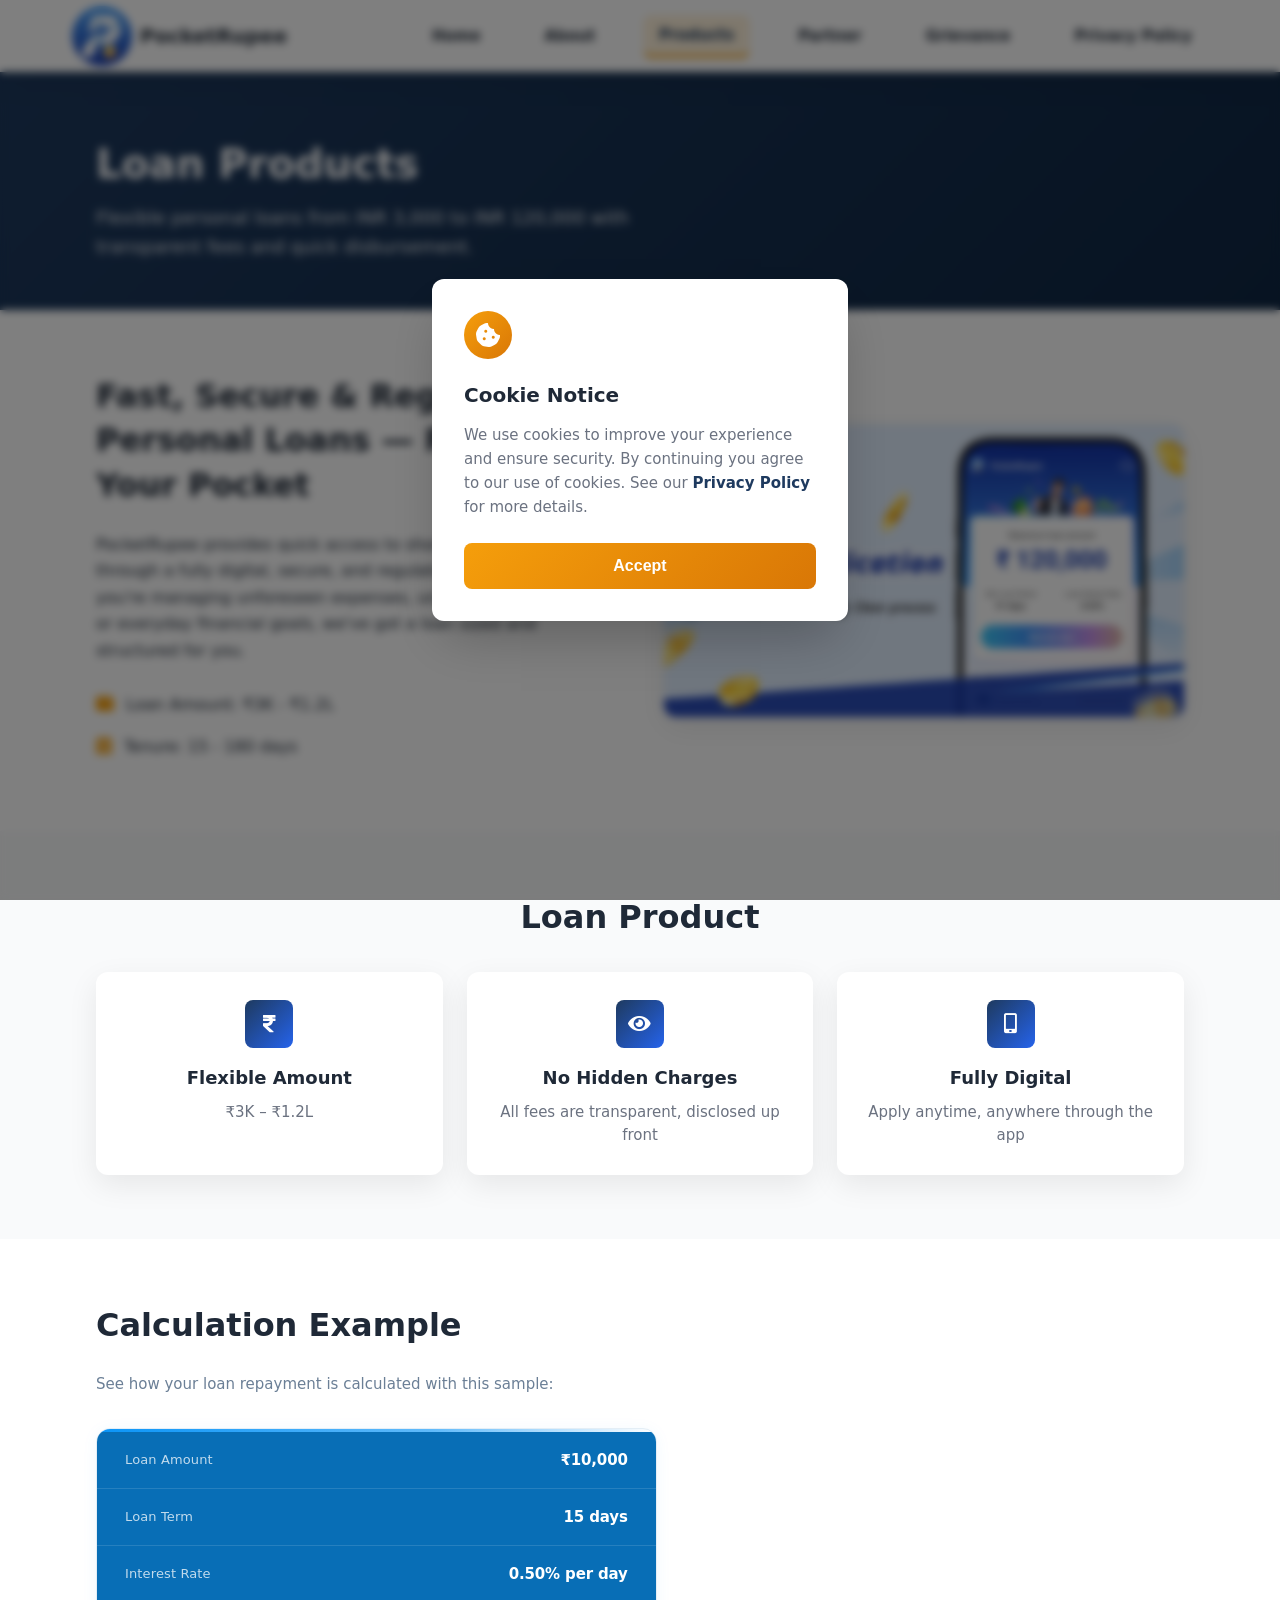
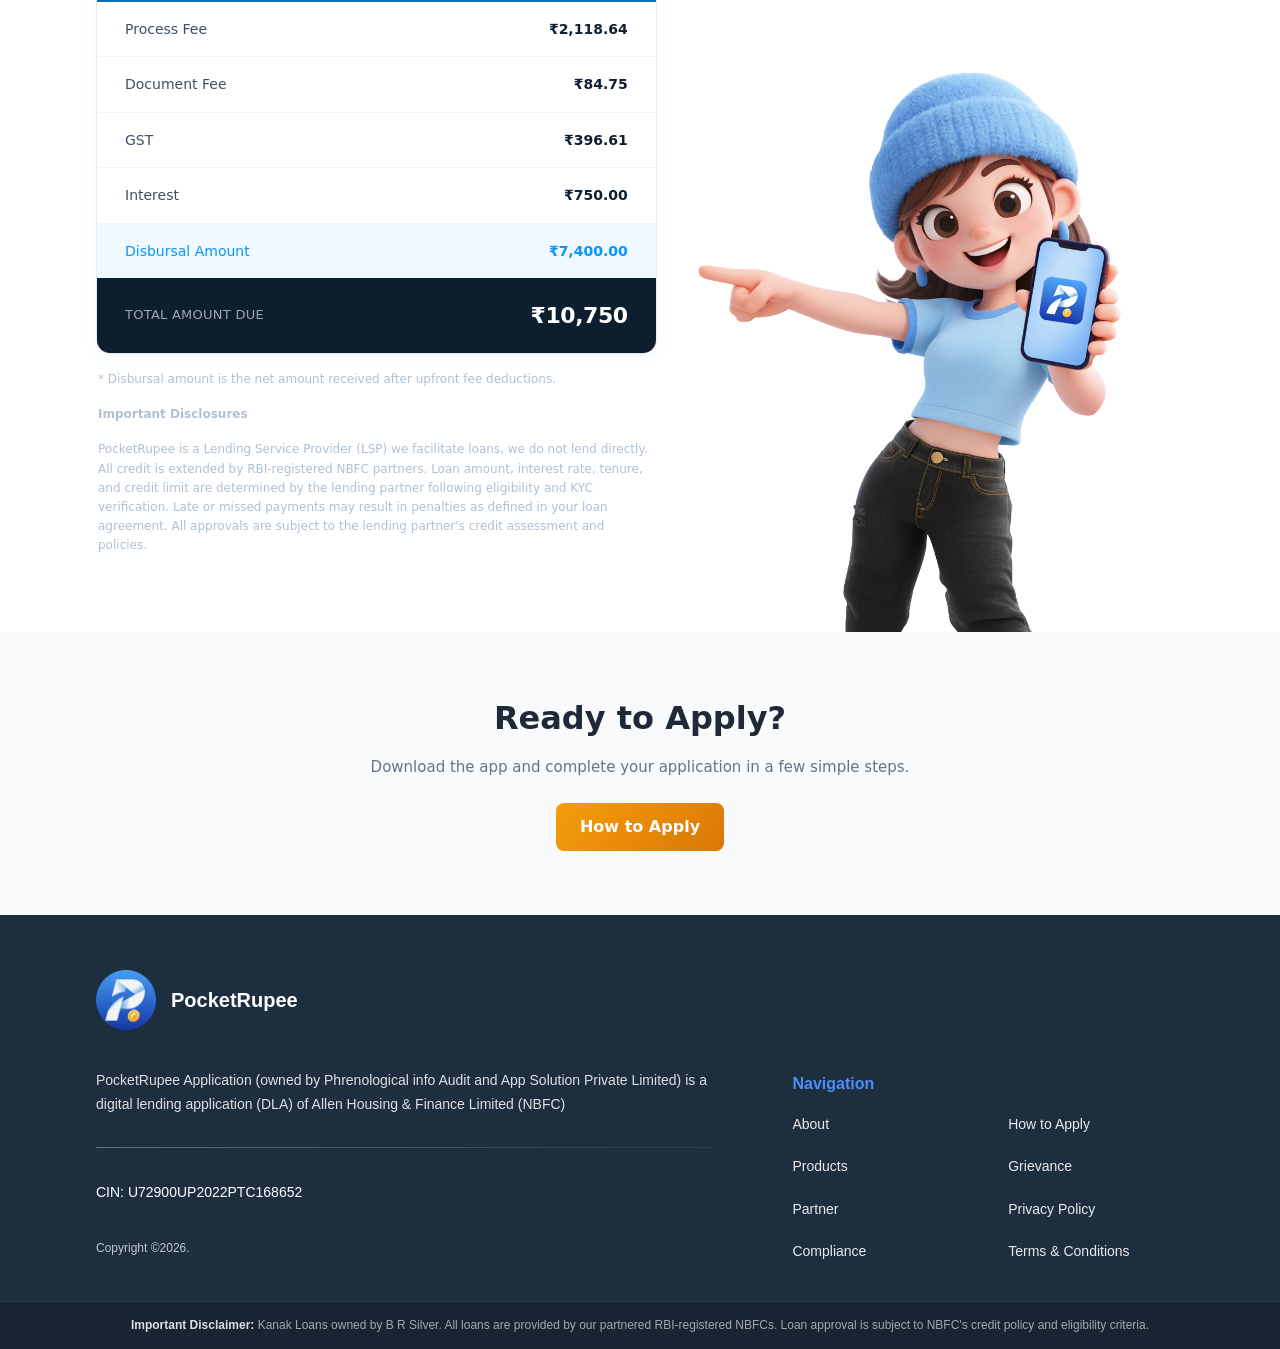
<file: products.html>
<!DOCTYPE html>
<html lang="en">

<head>
  <meta charset="UTF-8">
  <meta name="viewport" content="width=device-width, initial-scale=1.0">
  <title>Loan Products | PocketRupee – Fast Loan</title>
  <link rel="stylesheet" href="fontawesome-free-5.15.4-web/css/all.min.css">
  <link rel="stylesheet" href="css/common.css">
  <link rel="stylesheet" href="css/products.css">
  <link rel="icon" type="image/png" href="img/logo-1.png">
  <link
    href="https://fonts.googleapis.com/css2?family=Sora:wght@400;600;700&family=DM+Sans:wght@300;400;500&display=swap"
    rel="stylesheet" />
</head>

<body>
  <header class="PocketRupee-header">
    <div class="PocketRupee-header-inner">
      <a href="index.html" class="PocketRupee-logo-link PocketRupee-brand">
        <img src="img/logo-1.png" alt="PocketRupee" id="company-logo" width="60" height="60">
        <div class="PocketRupee-brand-text">
          <span class="PocketRupee-brand-name">PocketRupee</span>
        </div>
      </a>
      <nav class="PocketRupee-nav">
        <a href="index.html">Home</a>
        <a href="about.html">About</a>
        <a href="products.html" class="PocketRupee-nav-active">Products</a>
        <a href="partner.html">Partner</a>
        <a href="contact.html">Grievance</a>
        <a href="privacy-policy.html">Privacy Policy</a>
      </nav>
      <button type="button" class="PocketRupee-nav-toggle" id="PocketRupee-nav-toggle" aria-label="Open menu"
        aria-expanded="false">
        <i class="fas fa-bars"></i>
      </button>
    </div>
  </header>

  <div class="PocketRupee-mobile-nav" id="PocketRupee-mobile-nav" aria-hidden="true">
    <a href="index.html">Home</a>
    <a href="about.html">About</a>
    <a href="products.html">Products</a>
    <a href="partner.html">Partner</a>
    <a href="contact.html">Grievance</a>
    <a href="privacy-policy.html">Privacy Policy</a>
  </div>

  <main class="PocketRupee-main">

    <!-- Hero -->
    <div class="PocketRupee-products-hero">
      <div class="PocketRupee-container">
        <div class="PocketRupee-products-hero-inner PocketRupee-reveal">
          <h1 class="PocketRupee-page-title">Loan Products</h1>
          <p class="PocketRupee-products-hero-desc">Flexible personal loans from INR 3,000 to INR 120,000 with
            transparent fees and quick disbursement.</p>
        </div>
      </div>
    </div>

    <!-- Product Overview -->
    <div class="PocketRupee-products-overview">
      <div class="PocketRupee-container">
        <div class="PocketRupee-products-overview-inner">
          <div class="PocketRupee-products-overview-content PocketRupee-reveal">
            <h2 class="PocketRupee-section-title">Fast, Secure & Regulated Personal Loans — Right in Your Pocket</h2>
            <p class="PocketRupee-products-overview-text">PocketRupee provides quick access to short-term personal loans
              through a fully digital, secure, and regulated process. Whether you're managing unforeseen expenses,
              urgent cash flow needs, or everyday financial goals, we've got a loan sized and structured for you.</p>
            <ul class="PocketRupee-products-overview-list">
              <li><i class="fas fa-wallet"></i>Loan Amount: ₹3K - ₹1.2L</li>
              <li><i class="fas fa-calendar-alt"></i>Tenure: 15 - 180 days</li>
            </ul>
          </div>
          <div class="PocketRupee-products-overview-visual PocketRupee-reveal">
            <img src="img/gp-7.png" alt="Loan products overview" id="product-illustration">
          </div>
        </div>
      </div>
    </div>

    <!-- Loan Products -->
    <div class="PocketRupee-products-fees">
      <div class="PocketRupee-container">
        <div class="PocketRupee-products-fees-inner PocketRupee-reveal">
          <h2 class="PocketRupee-section-title">Loan Product</h2>
          <div class="PocketRupee-products-fees-grid">
            <div class="PocketRupee-products-fee-item">
              <div class="PocketRupee-products-fee-icon"><i class="fas fa-rupee-sign"></i></div>
              <h3>Flexible Amount</h3>
              <p>₹3K – ₹1.2L</p>
            </div>
            <div class="PocketRupee-products-fee-item">
              <div class="PocketRupee-products-fee-icon"><i class="fas fa-eye"></i></div>
              <h3>No Hidden Charges</h3>
              <p>All fees are transparent, disclosed up front</p>
            </div>
            <div class="PocketRupee-products-fee-item">
              <div class="PocketRupee-products-fee-icon"><i class="fas fa-mobile-alt"></i></div>
              <h3>Fully Digital</h3>
              <p>Apply anytime, anywhere through the app</p>
            </div>
          </div>
        </div>
      </div>
    </div>

    <!-- Calculation Example -->
    <div class="PocketRupee-products-example">
      <div class="PocketRupee-container">
        <div class="PocketRupee-products-example-inner PocketRupee-reveal">

          <!-- KIRI: teks + card -->
          <div class="PocketRupee-products-example-left">
            <h2 class="PocketRupee-section-title">Calculation Example</h2>
            <p class="PocketRupee-text-muted PocketRupee-products-example-desc">
              See how your loan repayment is calculated with this sample:
            </p>
            <div class="PocketRupee-products-example-card">

              <div class="PocketRupee-products-example-header">
                <span>Loan Amount</span>
                <strong>₹10,000</strong>
              </div>
              <div class="PocketRupee-products-example-header">
                <span>Loan Term</span>
                <strong>15 days</strong>
              </div>
              <div class="PocketRupee-products-example-header">
                <span>Interest Rate</span>
                <strong>0.50% per day</strong>
              </div>

              <div class="PocketRupee-products-example-row">
                <span>Process Fee</span>
                <span>₹2,118.64</span>
              </div>
              <div class="PocketRupee-products-example-row">
                <span>Document Fee</span>
                <span>₹84.75</span>
              </div>
              <div class="PocketRupee-products-example-row">
                <span>GST</span>
                <span>₹396.61</span>
              </div>
              <div class="PocketRupee-products-example-row">
                <span>Interest</span>
                <span>₹750.00</span>
              </div>
              <div class="PocketRupee-products-example-row disbursal">
                <span>Disbursal Amount</span>
                <span>₹7,400.00</span>
              </div>

              <div class="PocketRupee-products-example-total">
                <span>Total Amount Due</span>
                <strong>₹10,750</strong>
              </div>

            </div>
            <p class="PocketRupee-products-example-note">
              * Disbursal amount is the net amount received after upfront fee deductions.
            </p>
            <div class="PocketRupee-products-example-note">
              <h4>Important Disclosures</h4>
              <p>PocketRupee is a Lending Service Provider (LSP) we facilitate loans, we do not lend directly.
                All credit is extended by RBI-registered NBFC partners. Loan amount, interest rate, tenure, and credit limit are determined by the lending partner
                following eligibility and KYC verification. Late or missed payments may result in penalties as defined in your loan agreement. All approvals are subject to
                the lending partner's credit assessment and policies.
              </p>
            </div>

          </div>

          <!-- KANAN: image -->
          <div class="PocketRupee-products-example-right">
            <img src="img/illustration.png" alt="Loan calculation illustration">
          </div>

        </div><!-- tutup inner -->
      </div><!-- tutup container -->
    </div><!-- tutup section -->

    <!-- CTA -->
    <div class="PocketRupee-products-cta">
      <div class="PocketRupee-container">
        <div class="PocketRupee-products-cta-inner PocketRupee-reveal">
          <h2 class="PocketRupee-section-title">Ready to Apply?</h2>
          <p class="PocketRupee-text-muted">Download the app and complete your application in a few simple steps.</p>
          <a href="how-to-apply.html" class="PocketRupee-btn PocketRupee-btn-primary">How to Apply</a>
        </div>
      </div>
    </div>

  </main>

  <!-- Footer -->
  <footer class="PocketRupee-footer">
    <div class="PocketRupee-container">
      <div class="PocketRupee-footer-inner">

        <!-- Row 1: Logo -->
        <div class="PocketRupee-footer-top">
          <div class="PocketRupee-footer-brand">
            <img src="img/logo-1.png" alt="PocketRupee" width="60">
            <div>
              <span class="PocketRupee-footer-brand-name">PocketRupee</span>
            </div>
          </div>
        </div>

        <div class="PocketRupee-footer-content">
          <!-- Left -->
          <div>
            <p class="PocketRupee-footer-description">
              PocketRupee Application (owned by Phrenological info Audit and App Solution Private Limited) is a
              digital lending application (DLA) of Allen Housing & Finance Limited (NBFC)
            </p>
            <div class="PocketRupee-footer-legal">
              <p>CIN: U72900UP2022PTC168652</p>
            </div>
            <br>
            <div class="PocketRupee-footer-bottom">
              <p>Copyright &copy;2026.</p>
            </div>
          </div>

          <!-- Middle -->
          <div>
            <p class="PocketRupee-footer-col-title">Navigation</p>
            <div class="PocketRupee-footer-links-grid">
              <div class="PocketRupee-footer-links">
                <a href="about.html">About</a>
                <a href="products.html">Products</a>
                <a href="partner.html">Partner</a>
                <a href="compliance.html">Compliance</a>
              </div>

              <div class="PocketRupee-footer-links">
                <a href="how-to-apply.html">How to Apply</a>
                <a href="contact.html">Grievance</a>
                <a href="privacy-policy.html">Privacy Policy</a>
                <a href="tnc.html">Terms & Conditions</a>
              </div>
            </div>
          </div>
        </div>

      </div>
    </div>

    <!-- Important Disclaimer -->
    <div class="PocketRupee-footer-disclaimer">
      <div class="PocketRupee-container">
        <p><strong>Important Disclaimer:</strong> Kanak Loans owned by B R Silver. All loans are provided by our
          partnered RBI-registered NBFCs. Loan approval is subject to NBFC's credit policy and eligibility criteria.
        </p>
      </div>
    </div>

  </footer>


  <!-- Cookie Notice -->
  <div class="PocketRupee-cookie-overlay" id="PocketRupee-cookie-bar" role="dialog" aria-modal="true"
    aria-label="Cookie notice">
    <div class="PocketRupee-cookie-modal">
      <div class="PocketRupee-cookie-icon"><i class="fas fa-cookie-bite"></i></div>
      <h3 class="PocketRupee-cookie-title">Cookie Notice</h3>
      <p class="PocketRupee-cookie-text">We use cookies to improve your experience and ensure security. By continuing
        you agree to our use of cookies. See our <a href="privacy-policy.html" class="PocketRupee-cookie-link">Privacy
          Policy</a> for more details.</p>
      <button type="button" class="PocketRupee-cookie-btn" id="PocketRupee-cookie-accept">Accept</button>
    </div>
  </div>

  <script src="js/common.js"></script>
</body>

</html>
</file>
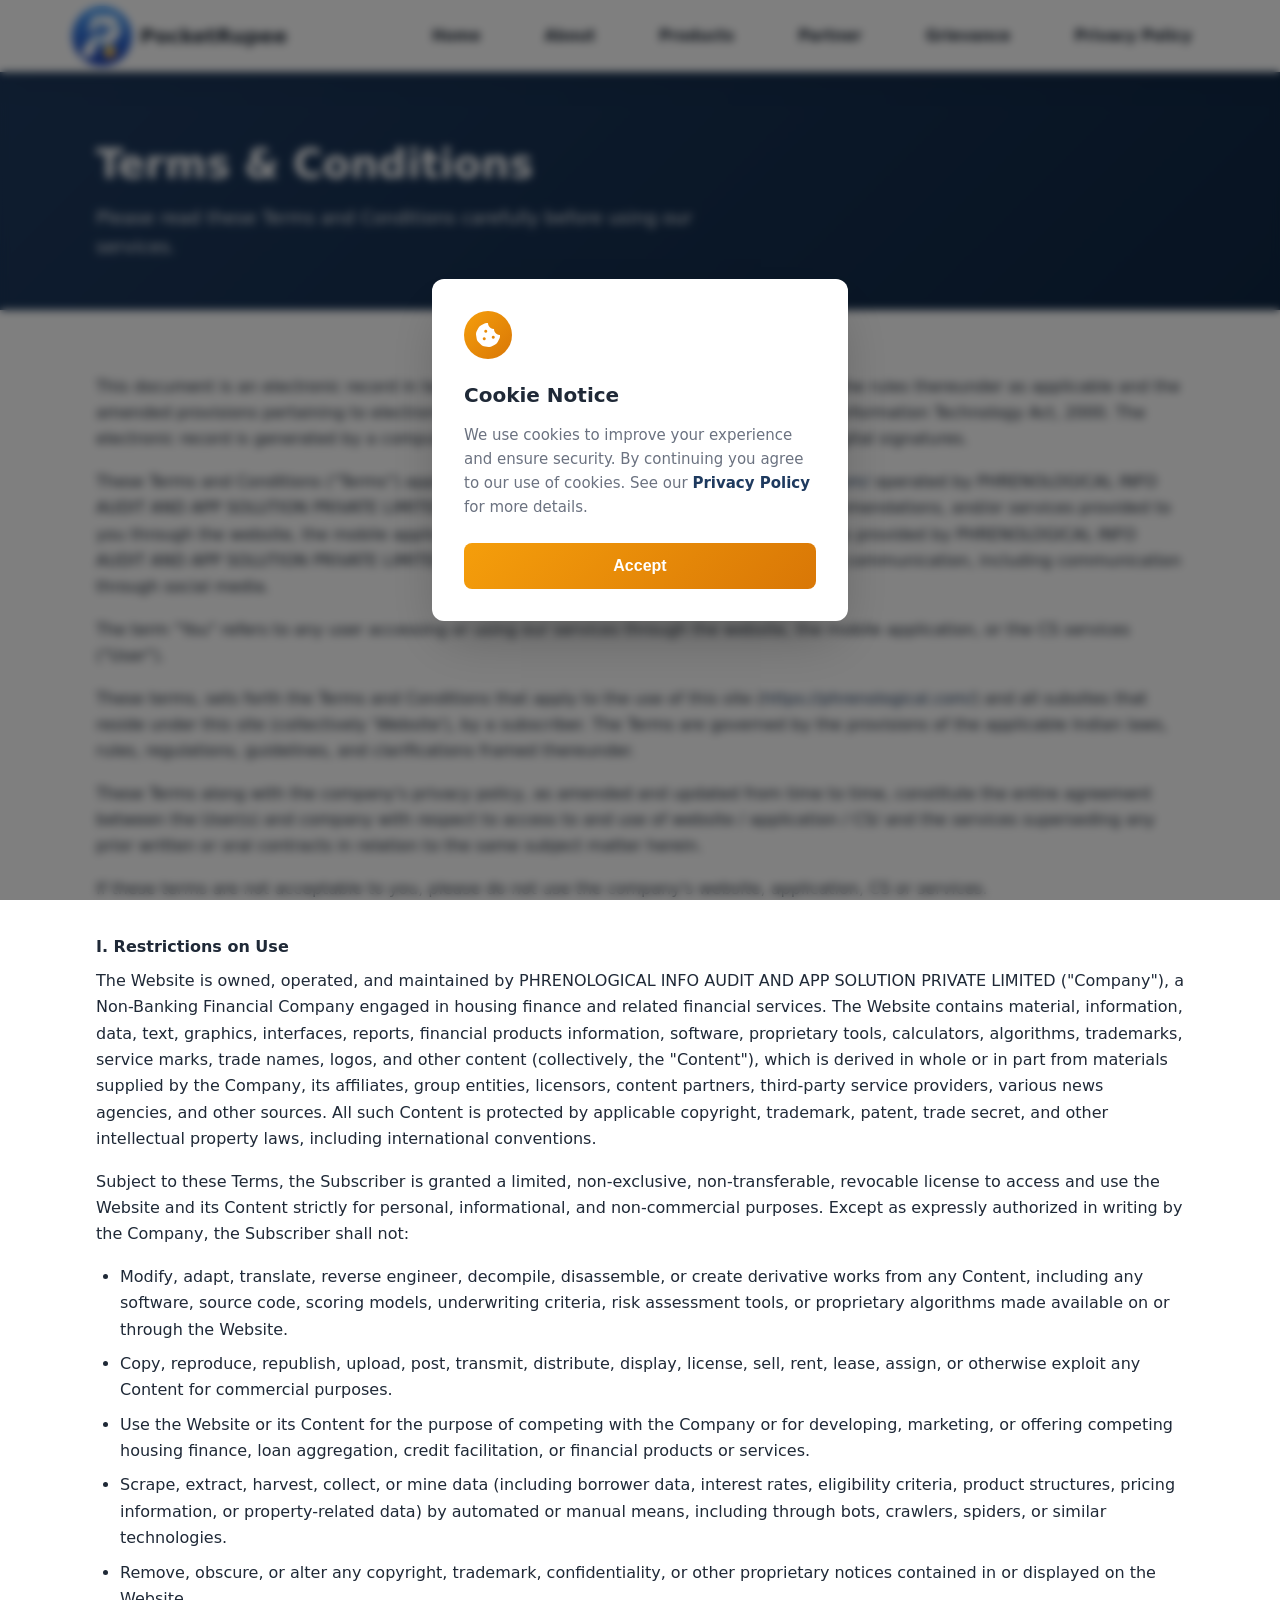
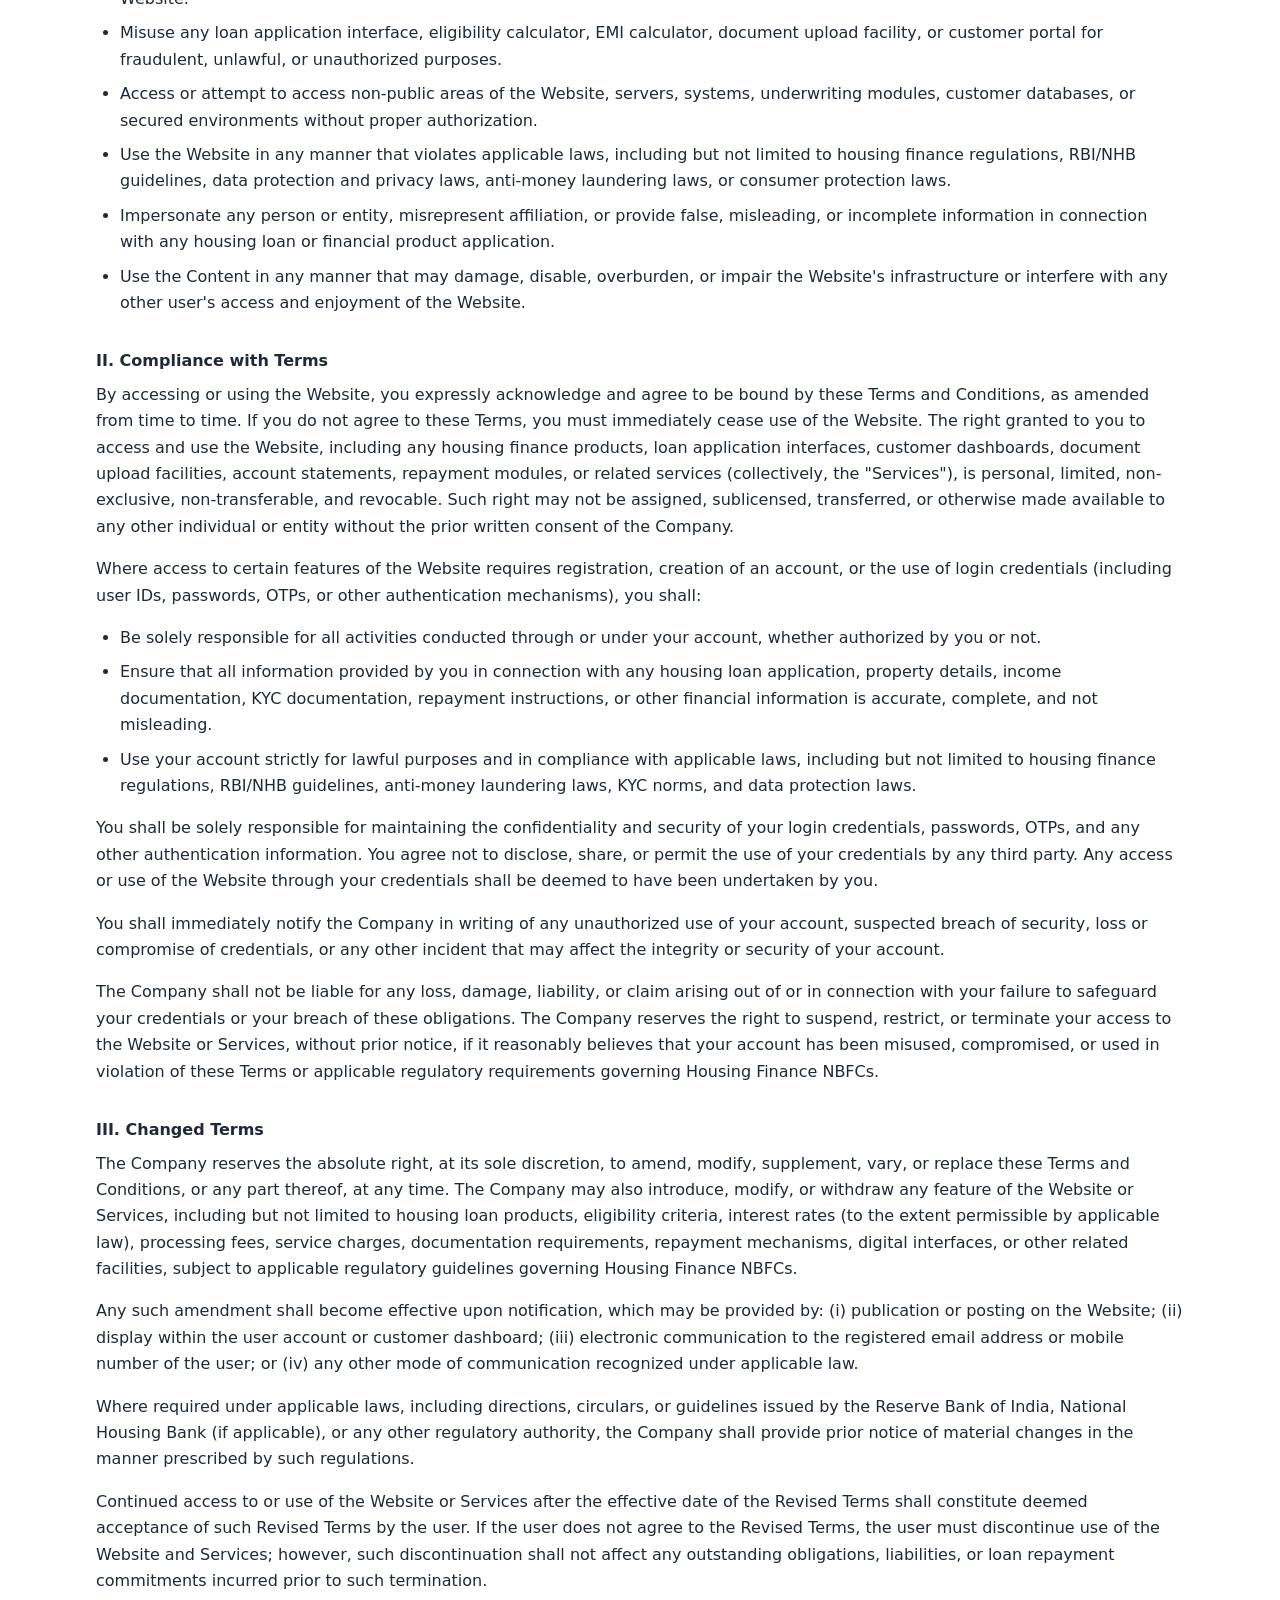
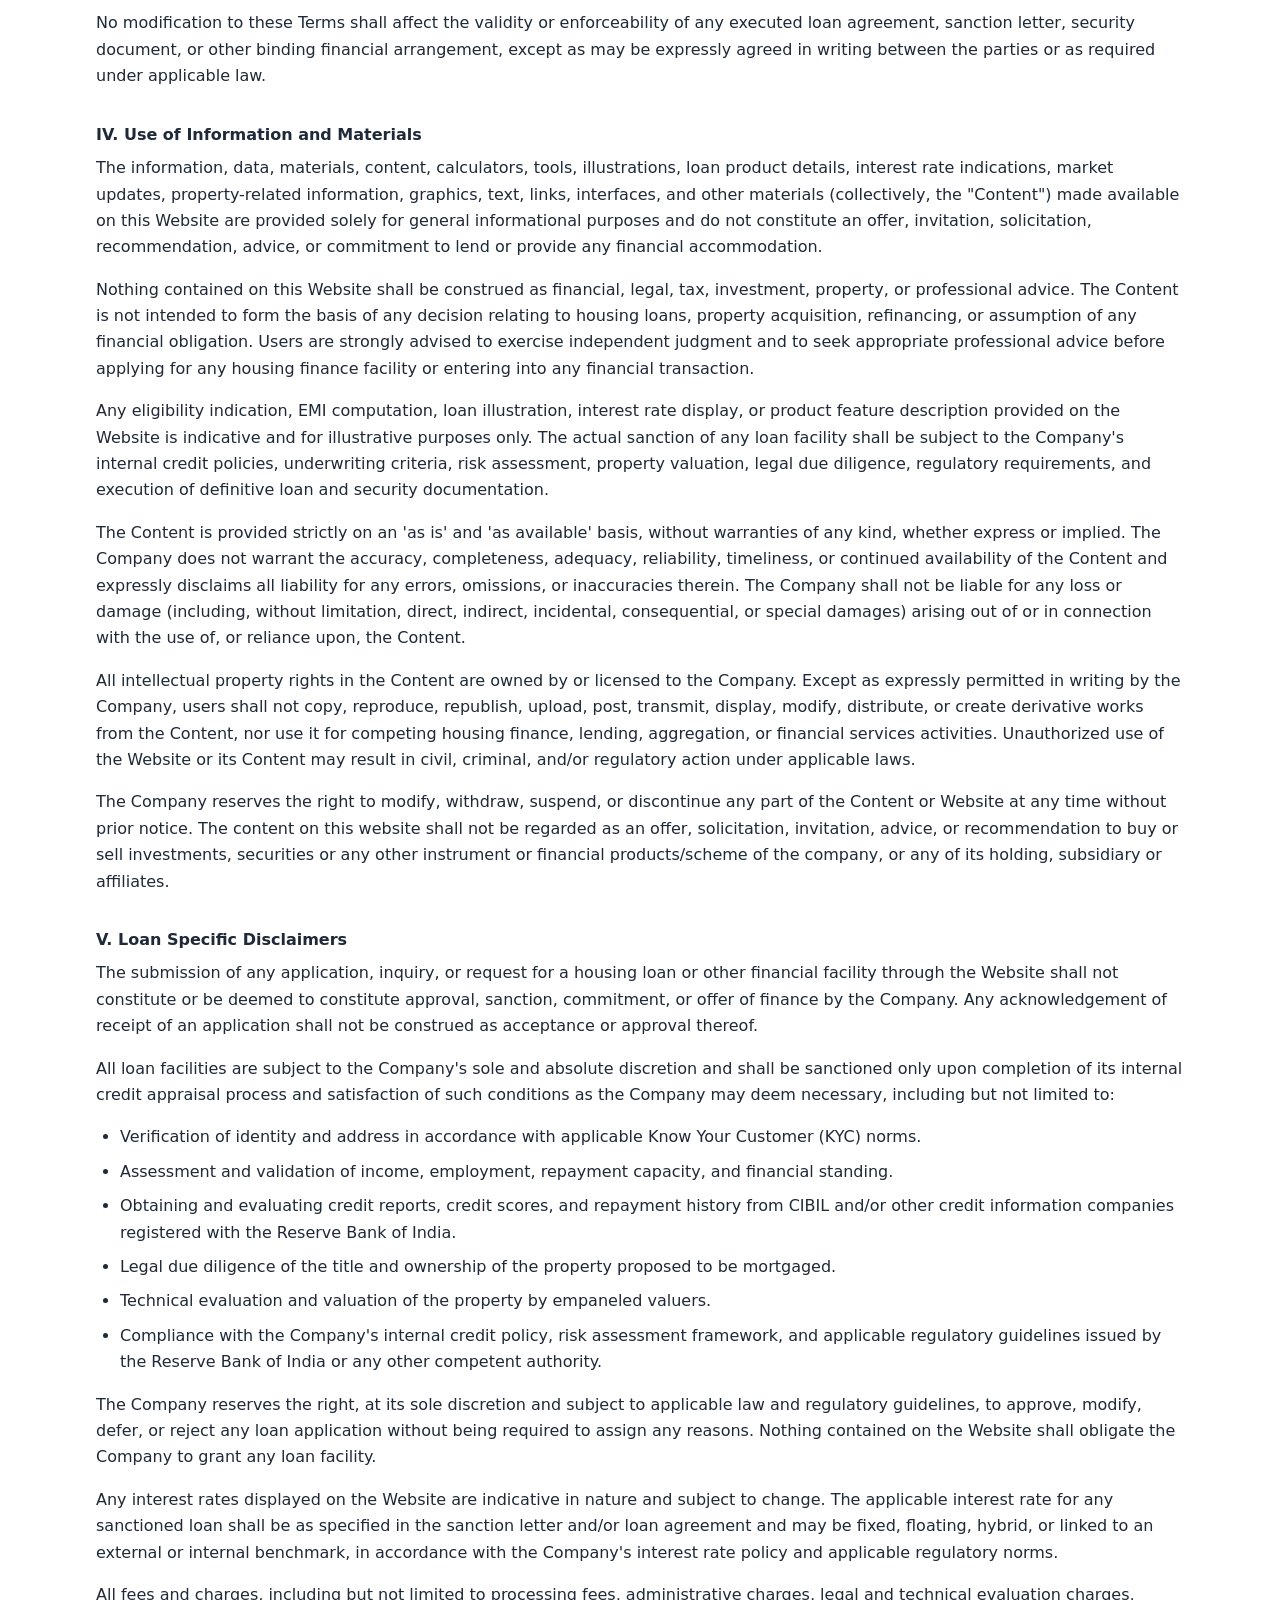
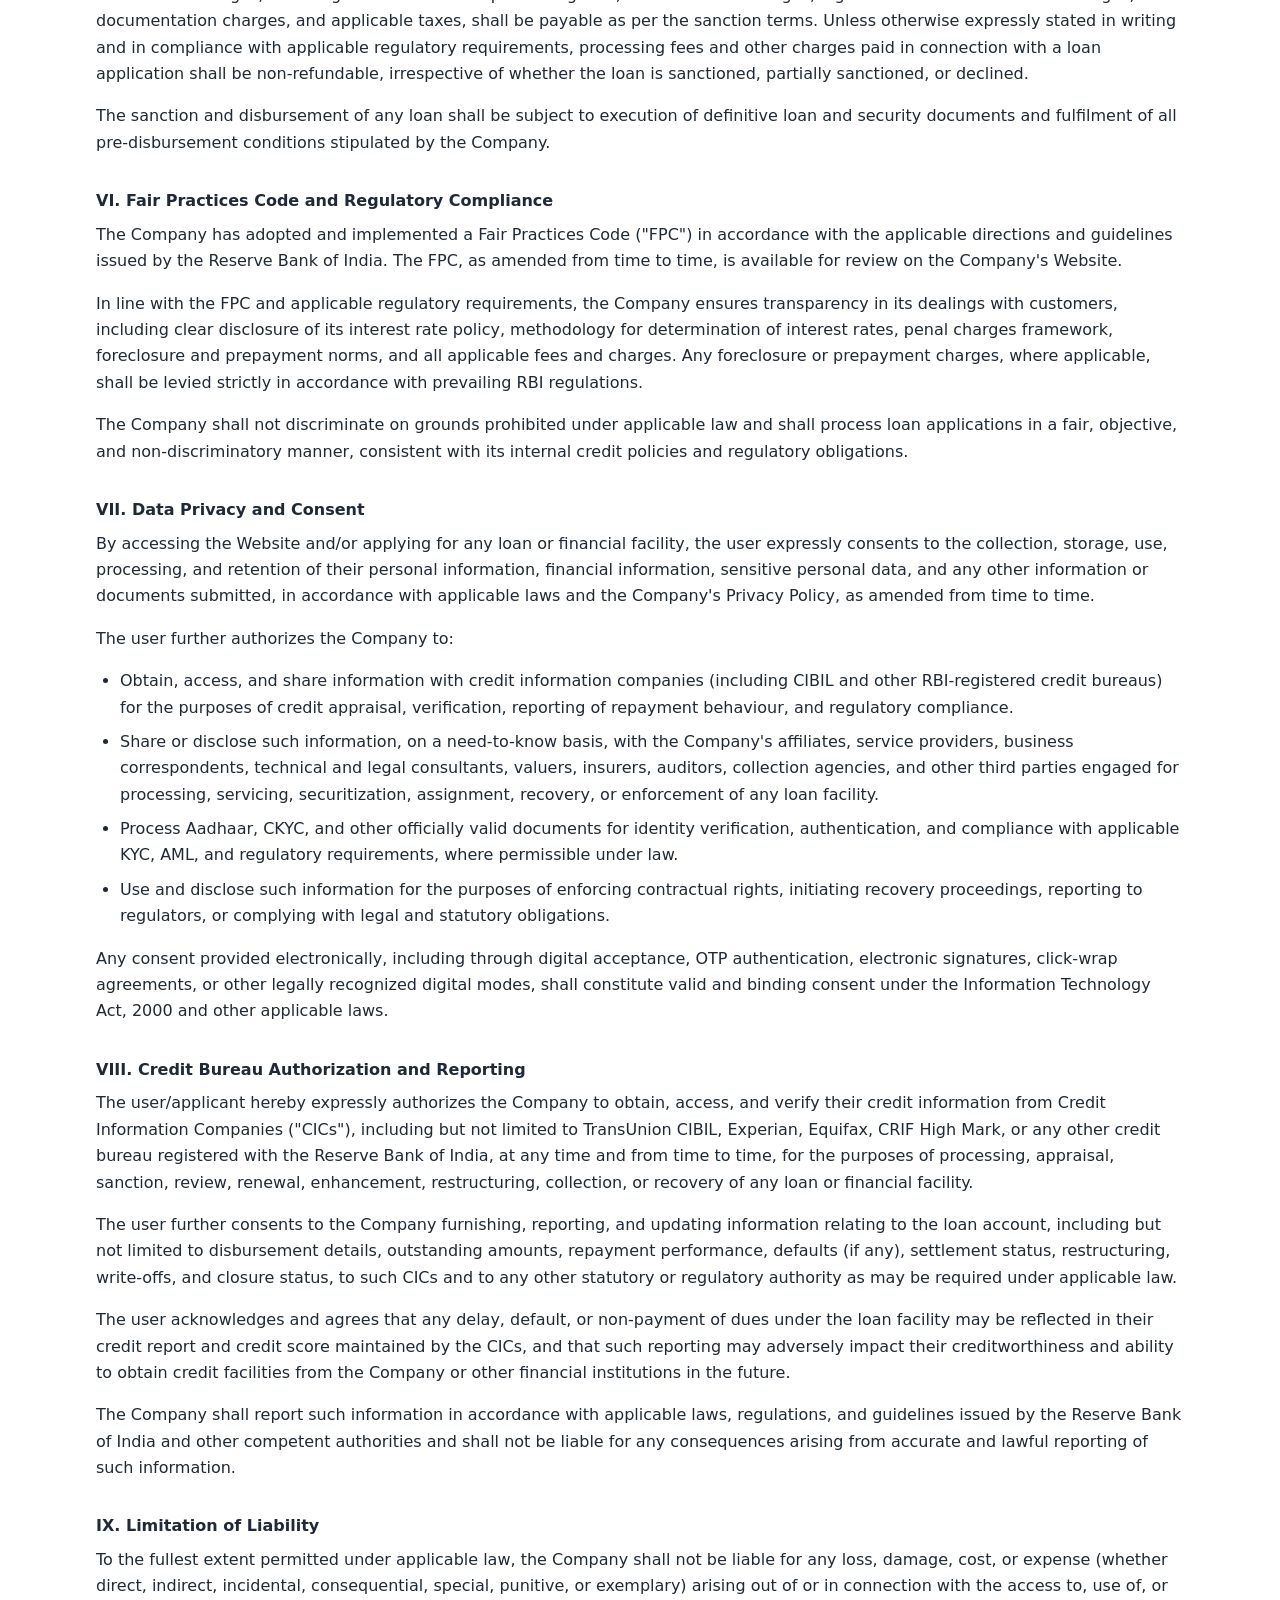
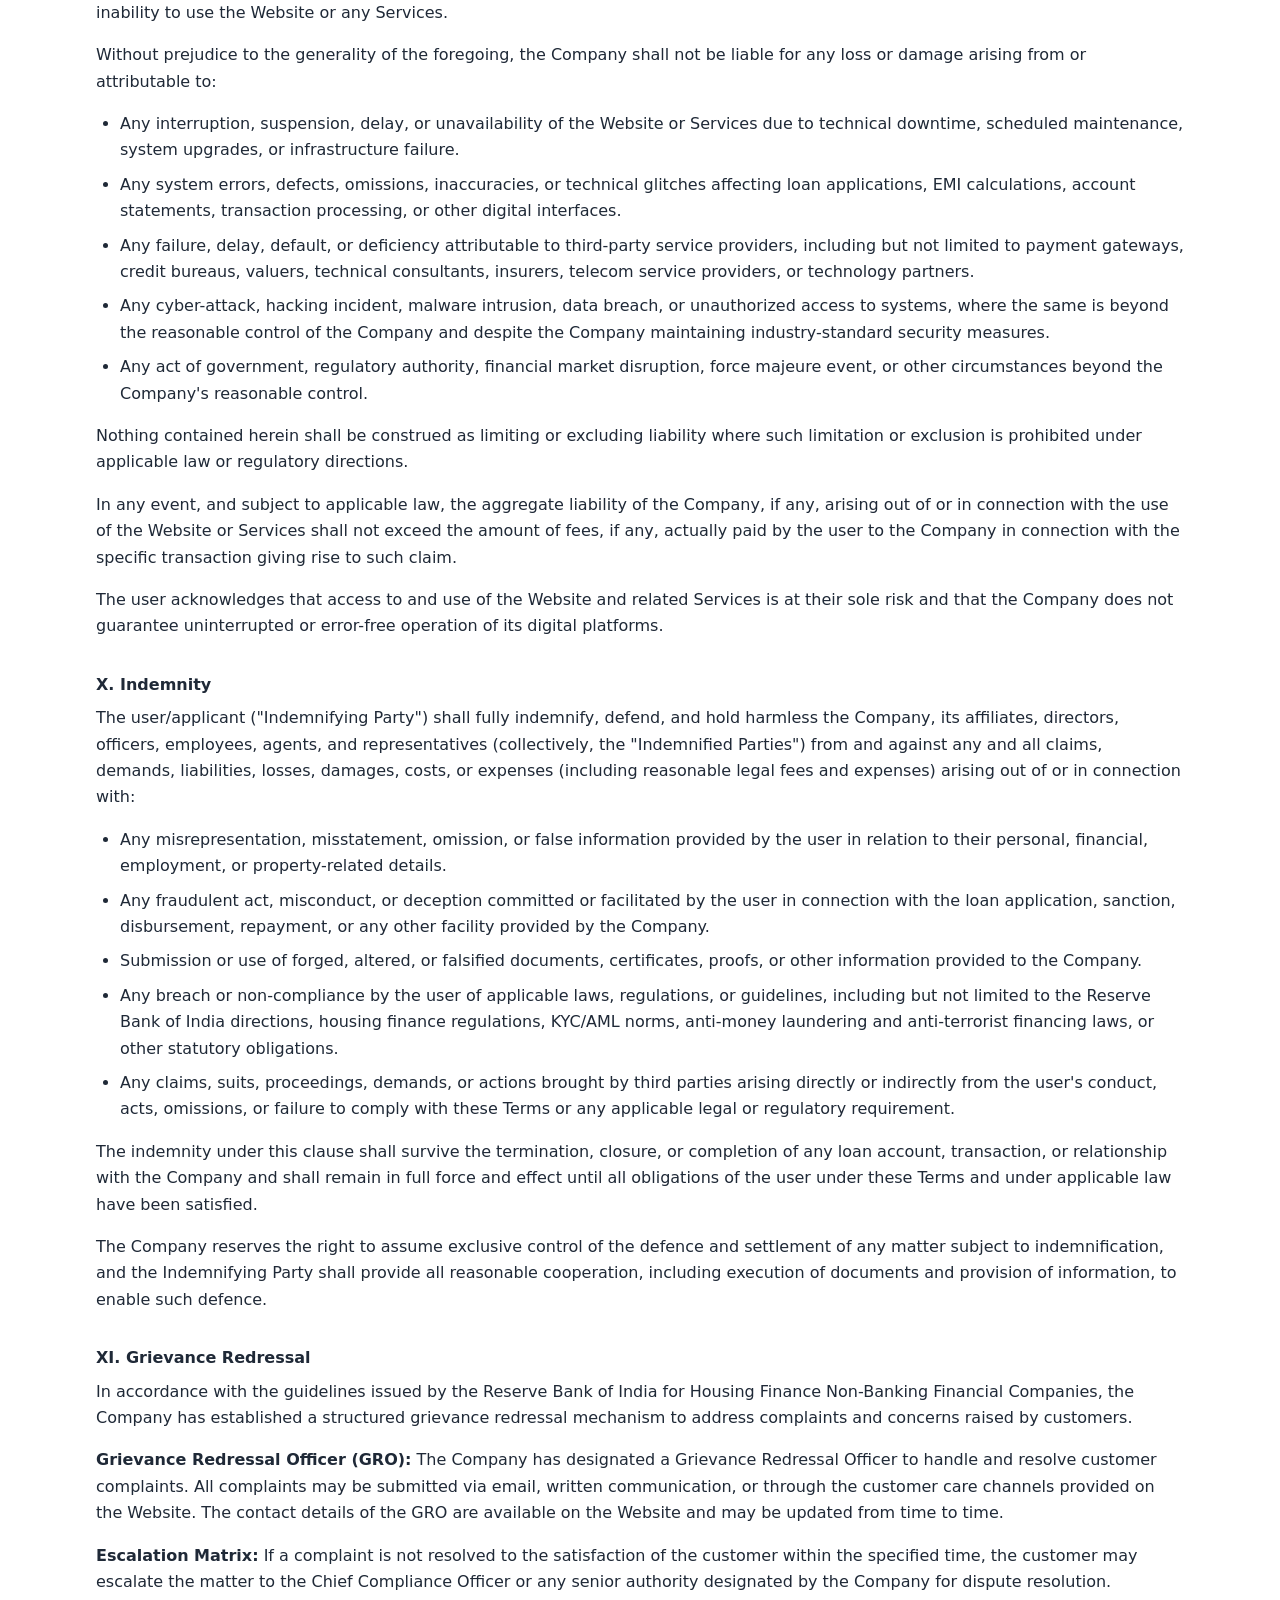
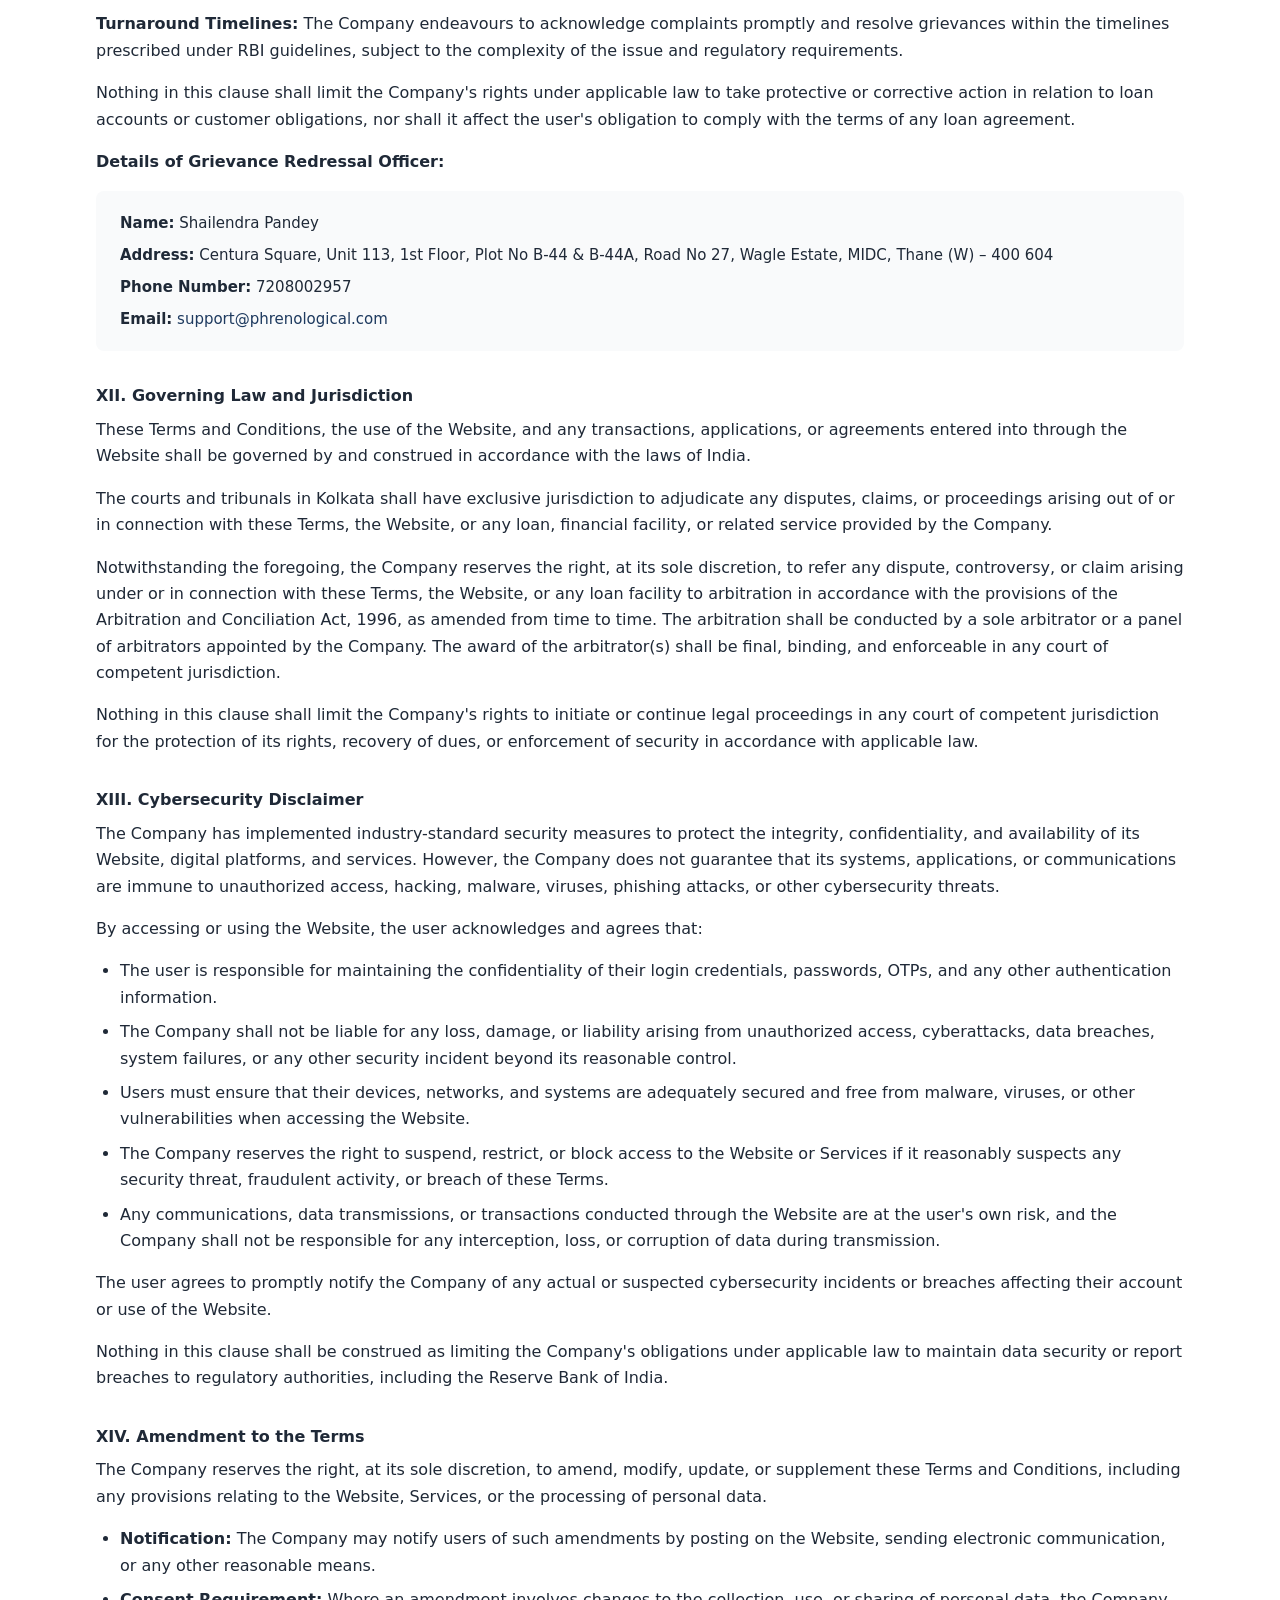
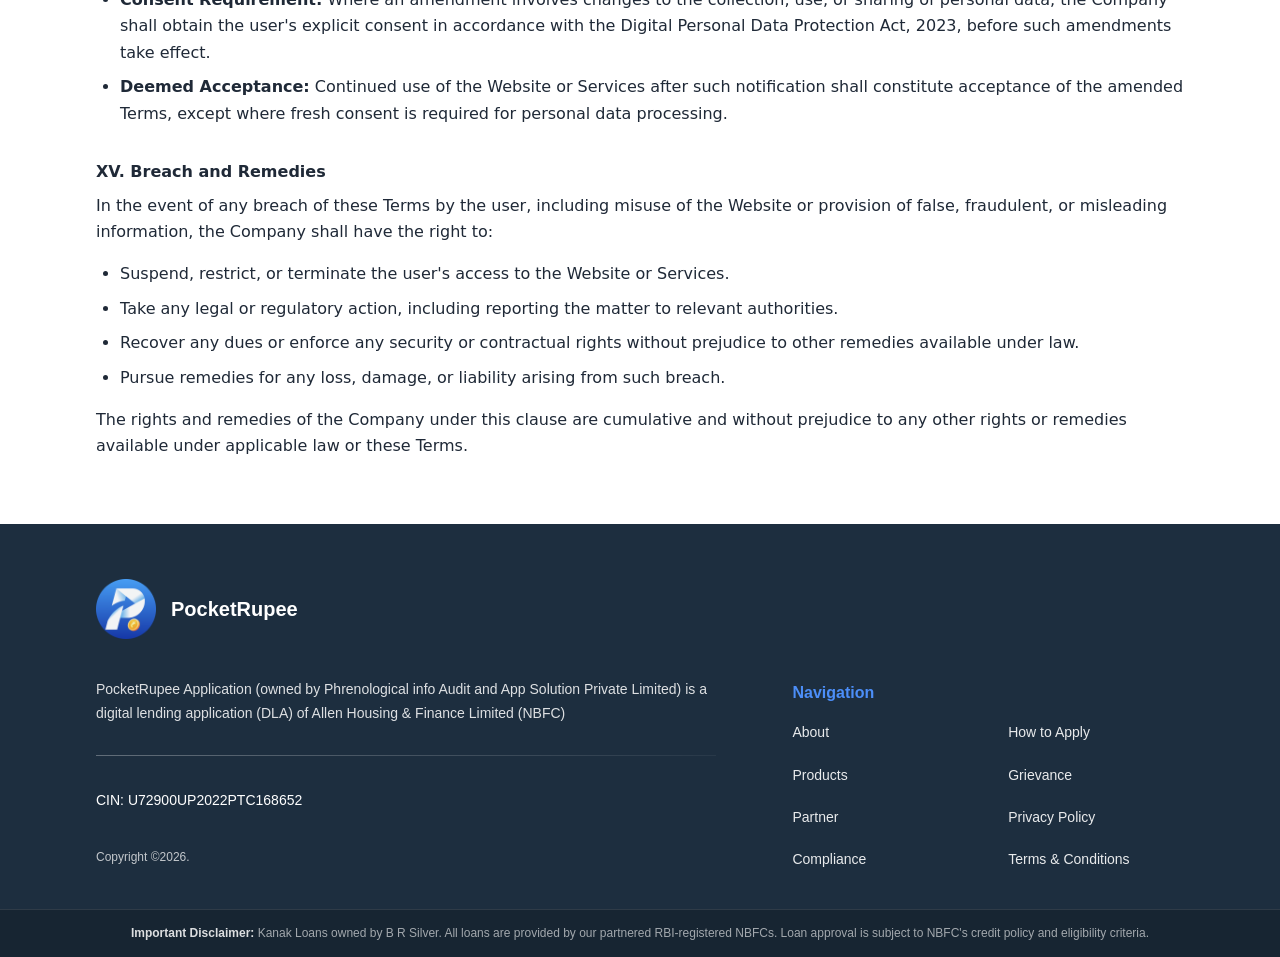
<file: tnc.html>
<!DOCTYPE html>
<html lang="en">

<head>
    <meta charset="UTF-8">
    <meta name="viewport" content="width=device-width, initial-scale=1.0">
    <title>Terms & Conditions | PocketRupee – Fast Loan</title>
    <link rel="stylesheet" href="fontawesome-free-5.15.4-web/css/all.min.css">
    <link rel="stylesheet" href="css/common.css">
    <link rel="stylesheet" href="css/tnc.css">
    <link rel="icon" type="image/png" href="img/logo-1.png">
</head>

<body>
    <header class="PocketRupee-header">
        <div class="PocketRupee-header-inner">
            <a href="index.html" class="PocketRupee-logo-link PocketRupee-brand">
                <img src="img/logo-1.png" alt="PocketRupee" id="company-logo" width="60" height="60">
                <div class="PocketRupee-brand-text">
                    <span class="PocketRupee-brand-name">PocketRupee</span>
                </div>
            </a>
            <nav class="PocketRupee-nav">
                <a href="index.html">Home</a>
                <a href="about.html">About</a>
                <a href="products.html">Products</a>
                <a href="partner.html">Partner</a>
                <a href="contact.html">Grievance</a>
                <a href="privacy-policy.html">Privacy Policy</a>
            </nav>
            <button type="button" class="PocketRupee-nav-toggle" id="PocketRupee-nav-toggle" aria-label="Open menu"
                aria-expanded="false">
                <i class="fas fa-bars"></i>
            </button>
        </div>
    </header>
    <div class="PocketRupee-mobile-nav" id="PocketRupee-mobile-nav" aria-hidden="true">
        <a href="index.html">Home</a>
        <a href="about.html">About</a>
        <a href="products.html">Products</a>
        <a href="partner.html">Partner</a>
        <a href="contact.html">Grievance</a>
        <a href="privacy-policy.html">Privacy Policy</a>
    </div>

    <main class="PocketRupee-main">
        <div class="PocketRupee-privacy-hero">
            <div class="PocketRupee-container">
                <div class="PocketRupee-privacy-hero-inner PocketRupee-reveal">
                    <h1 class="PocketRupee-page-title">Terms & Conditions</h1>
                    <p class="PocketRupee-privacy-hero-desc">Please read these Terms and Conditions carefully before
                        using our services.</p>
                </div>
            </div>
        </div>

        <div class="PocketRupee-privacy-content">
            <div class="PocketRupee-container">
                <div class="PocketRupee-privacy-body">

                    <!-- Intro -->
                    <div class="PocketRupee-privacy-block PocketRupee-reveal">
                        <p class="PocketRupee-privacy-text">This document is an electronic record in terms of The
                            Information Technology Act, 2000 and the rules thereunder as applicable and the amended
                            provisions pertaining to electronic records in various statutes as amended by The
                            Information Technology Act, 2000. The electronic record is generated by a computer system
                            and does not require any physical or digital signatures.</p>
                        <p class="PocketRupee-privacy-text">These Terms and Conditions ("Terms") apply to the use of
                            the website <a href="https://phrenological.com/"
                                target="_blank">https://phrenological.com/</a> operated by PHRENOLOGICAL INFO AUDIT AND
                            APP SOLUTION PRIVATE LIMITED ("Company"), as well as to all information, recommendations,
                            and/or services provided to you through the website, the mobile application, or through
                            Customer Support ("CS") services provided by PHRENOLOGICAL INFO AUDIT AND APP SOLUTION
                            PRIVATE LIMITED, whether via telephone or any form of electronic communication, including
                            communication through social media.</p>
                        <p class="PocketRupee-privacy-text">The term "You" refers to any user accessing or using our
                            services through the website, the mobile application, or the CS services ("User").</p>
                        <p class="PocketRupee-privacy-text">These terms, sets forth the Terms and Conditions that apply
                            to the use of this site (<a href="https://phrenological.com/"
                                target="_blank">https://phrenological.com/</a>) and all subsites that reside under this
                            site (collectively 'Website'), by a subscriber. The Terms are governed by the provisions of
                            the applicable Indian laws, rules, regulations, guidelines, and clarifications framed
                            thereunder.</p>
                        <p class="PocketRupee-privacy-text">These Terms along with the company's privacy policy, as
                            amended and updated from time to time, constitute the entire agreement between the User(s)
                            and company with respect to access to and use of website / application / CS/ and the
                            services superseding any prior written or oral contracts in relation to the same subject
                            matter herein.</p>
                        <p class="PocketRupee-privacy-text">If these terms are not acceptable to you, please do not use
                            the company's website, application, CS or services.</p>
                    </div>

                    <!-- I. Restrictions on Use -->
                    <div class="PocketRupee-privacy-block PocketRupee-reveal">
                        <h2 class="PocketRupee-privacy-heading">I. Restrictions on Use</h2>
                        <p class="PocketRupee-privacy-text">The Website is owned, operated, and maintained by
                            PHRENOLOGICAL INFO AUDIT AND APP SOLUTION PRIVATE LIMITED ("Company"), a Non-Banking
                            Financial Company engaged in housing finance and related financial services. The Website
                            contains material, information, data, text, graphics, interfaces, reports, financial
                            products information, software, proprietary tools, calculators, algorithms, trademarks,
                            service marks, trade names, logos, and other content (collectively, the "Content"), which
                            is derived in whole or in part from materials supplied by the Company, its affiliates,
                            group entities, licensors, content partners, third-party service providers, various news
                            agencies, and other sources. All such Content is protected by applicable copyright,
                            trademark, patent, trade secret, and other intellectual property laws, including
                            international conventions.</p>
                        <p class="PocketRupee-privacy-text">Subject to these Terms, the Subscriber is granted a
                            limited, non-exclusive, non-transferable, revocable license to access and use the Website
                            and its Content strictly for personal, informational, and non-commercial purposes. Except
                            as expressly authorized in writing by the Company, the Subscriber shall not:</p>
                        <ul class="PocketRupee-privacy-list">
                            <li>Modify, adapt, translate, reverse engineer, decompile, disassemble, or create
                                derivative works from any Content, including any software, source code, scoring models,
                                underwriting criteria, risk assessment tools, or proprietary algorithms made available
                                on or through the Website.</li>
                            <li>Copy, reproduce, republish, upload, post, transmit, distribute, display, license,
                                sell, rent, lease, assign, or otherwise exploit any Content for commercial purposes.
                            </li>
                            <li>Use the Website or its Content for the purpose of competing with the Company or for
                                developing, marketing, or offering competing housing finance, loan aggregation, credit
                                facilitation, or financial products or services.</li>
                            <li>Scrape, extract, harvest, collect, or mine data (including borrower data, interest
                                rates, eligibility criteria, product structures, pricing information, or
                                property-related data) by automated or manual means, including through bots, crawlers,
                                spiders, or similar technologies.</li>
                            <li>Remove, obscure, or alter any copyright, trademark, confidentiality, or other
                                proprietary notices contained in or displayed on the Website.</li>
                            <li>Misuse any loan application interface, eligibility calculator, EMI calculator,
                                document upload facility, or customer portal for fraudulent, unlawful, or unauthorized
                                purposes.</li>
                            <li>Access or attempt to access non-public areas of the Website, servers, systems,
                                underwriting modules, customer databases, or secured environments without proper
                                authorization.</li>
                            <li>Use the Website in any manner that violates applicable laws, including but not limited
                                to housing finance regulations, RBI/NHB guidelines, data protection and privacy laws,
                                anti-money laundering laws, or consumer protection laws.</li>
                            <li>Impersonate any person or entity, misrepresent affiliation, or provide false,
                                misleading, or incomplete information in connection with any housing loan or financial
                                product application.</li>
                            <li>Use the Content in any manner that may damage, disable, overburden, or impair the
                                Website's infrastructure or interfere with any other user's access and enjoyment of
                                the Website.</li>
                        </ul>
                    </div>

                    <!-- II. Compliance with Terms -->
                    <div class="PocketRupee-privacy-block PocketRupee-reveal">
                        <h2 class="PocketRupee-privacy-heading">II. Compliance with Terms</h2>
                        <p class="PocketRupee-privacy-text">By accessing or using the Website, you expressly
                            acknowledge and agree to be bound by these Terms and Conditions, as amended from time to
                            time. If you do not agree to these Terms, you must immediately cease use of the Website.
                            The right granted to you to access and use the Website, including any housing finance
                            products, loan application interfaces, customer dashboards, document upload facilities,
                            account statements, repayment modules, or related services (collectively, the "Services"),
                            is personal, limited, non-exclusive, non-transferable, and revocable. Such right may not
                            be assigned, sublicensed, transferred, or otherwise made available to any other individual
                            or entity without the prior written consent of the Company.</p>
                        <p class="PocketRupee-privacy-text">Where access to certain features of the Website requires
                            registration, creation of an account, or the use of login credentials (including user IDs,
                            passwords, OTPs, or other authentication mechanisms), you shall:</p>
                        <ul class="PocketRupee-privacy-list">
                            <li>Be solely responsible for all activities conducted through or under your account,
                                whether authorized by you or not.</li>
                            <li>Ensure that all information provided by you in connection with any housing loan
                                application, property details, income documentation, KYC documentation, repayment
                                instructions, or other financial information is accurate, complete, and not misleading.
                            </li>
                            <li>Use your account strictly for lawful purposes and in compliance with applicable laws,
                                including but not limited to housing finance regulations, RBI/NHB guidelines,
                                anti-money laundering laws, KYC norms, and data protection laws.</li>
                        </ul>
                        <p class="PocketRupee-privacy-text">You shall be solely responsible for maintaining the
                            confidentiality and security of your login credentials, passwords, OTPs, and any other
                            authentication information. You agree not to disclose, share, or permit the use of your
                            credentials by any third party. Any access or use of the Website through your credentials
                            shall be deemed to have been undertaken by you.</p>
                        <p class="PocketRupee-privacy-text">You shall immediately notify the Company in writing of any
                            unauthorized use of your account, suspected breach of security, loss or compromise of
                            credentials, or any other incident that may affect the integrity or security of your
                            account.</p>
                        <p class="PocketRupee-privacy-text">The Company shall not be liable for any loss, damage,
                            liability, or claim arising out of or in connection with your failure to safeguard your
                            credentials or your breach of these obligations. The Company reserves the right to suspend,
                            restrict, or terminate your access to the Website or Services, without prior notice, if it
                            reasonably believes that your account has been misused, compromised, or used in violation
                            of these Terms or applicable regulatory requirements governing Housing Finance NBFCs.</p>
                    </div>

                    <!-- III. Changed Terms -->
                    <div class="PocketRupee-privacy-block PocketRupee-reveal">
                        <h2 class="PocketRupee-privacy-heading">III. Changed Terms</h2>
                        <p class="PocketRupee-privacy-text">The Company reserves the absolute right, at its sole
                            discretion, to amend, modify, supplement, vary, or replace these Terms and Conditions, or
                            any part thereof, at any time. The Company may also introduce, modify, or withdraw any
                            feature of the Website or Services, including but not limited to housing loan products,
                            eligibility criteria, interest rates (to the extent permissible by applicable law),
                            processing fees, service charges, documentation requirements, repayment mechanisms,
                            digital interfaces, or other related facilities, subject to applicable regulatory
                            guidelines governing Housing Finance NBFCs.</p>
                        <p class="PocketRupee-privacy-text">Any such amendment shall become effective upon
                            notification, which may be provided by: (i) publication or posting on the Website; (ii)
                            display within the user account or customer dashboard; (iii) electronic communication to
                            the registered email address or mobile number of the user; or (iv) any other mode of
                            communication recognized under applicable law.</p>
                        <p class="PocketRupee-privacy-text">Where required under applicable laws, including
                            directions, circulars, or guidelines issued by the Reserve Bank of India, National Housing
                            Bank (if applicable), or any other regulatory authority, the Company shall provide prior
                            notice of material changes in the manner prescribed by such regulations.</p>
                        <p class="PocketRupee-privacy-text">Continued access to or use of the Website or Services
                            after the effective date of the Revised Terms shall constitute deemed acceptance of such
                            Revised Terms by the user. If the user does not agree to the Revised Terms, the user must
                            discontinue use of the Website and Services; however, such discontinuation shall not
                            affect any outstanding obligations, liabilities, or loan repayment commitments incurred
                            prior to such termination.</p>
                        <p class="PocketRupee-privacy-text">No modification to these Terms shall affect the validity
                            or enforceability of any executed loan agreement, sanction letter, security document, or
                            other binding financial arrangement, except as may be expressly agreed in writing between
                            the parties or as required under applicable law.</p>
                    </div>

                    <!-- IV. Use of Information and Materials -->
                    <div class="PocketRupee-privacy-block PocketRupee-reveal">
                        <h2 class="PocketRupee-privacy-heading">IV. Use of Information and Materials</h2>
                        <p class="PocketRupee-privacy-text">The information, data, materials, content, calculators,
                            tools, illustrations, loan product details, interest rate indications, market updates,
                            property-related information, graphics, text, links, interfaces, and other materials
                            (collectively, the "Content") made available on this Website are provided solely for
                            general informational purposes and do not constitute an offer, invitation, solicitation,
                            recommendation, advice, or commitment to lend or provide any financial accommodation.</p>
                        <p class="PocketRupee-privacy-text">Nothing contained on this Website shall be construed as
                            financial, legal, tax, investment, property, or professional advice. The Content is not
                            intended to form the basis of any decision relating to housing loans, property
                            acquisition, refinancing, or assumption of any financial obligation. Users are strongly
                            advised to exercise independent judgment and to seek appropriate professional advice
                            before applying for any housing finance facility or entering into any financial
                            transaction.</p>
                        <p class="PocketRupee-privacy-text">Any eligibility indication, EMI computation, loan
                            illustration, interest rate display, or product feature description provided on the
                            Website is indicative and for illustrative purposes only. The actual sanction of any loan
                            facility shall be subject to the Company's internal credit policies, underwriting
                            criteria, risk assessment, property valuation, legal due diligence, regulatory
                            requirements, and execution of definitive loan and security documentation.</p>
                        <p class="PocketRupee-privacy-text">The Content is provided strictly on an 'as is' and 'as
                            available' basis, without warranties of any kind, whether express or implied. The Company
                            does not warrant the accuracy, completeness, adequacy, reliability, timeliness, or
                            continued availability of the Content and expressly disclaims all liability for any
                            errors, omissions, or inaccuracies therein. The Company shall not be liable for any loss
                            or damage (including, without limitation, direct, indirect, incidental, consequential, or
                            special damages) arising out of or in connection with the use of, or reliance upon, the
                            Content.</p>
                        <p class="PocketRupee-privacy-text">All intellectual property rights in the Content are owned
                            by or licensed to the Company. Except as expressly permitted in writing by the Company,
                            users shall not copy, reproduce, republish, upload, post, transmit, display, modify,
                            distribute, or create derivative works from the Content, nor use it for competing housing
                            finance, lending, aggregation, or financial services activities. Unauthorized use of the
                            Website or its Content may result in civil, criminal, and/or regulatory action under
                            applicable laws.</p>
                        <p class="PocketRupee-privacy-text">The Company reserves the right to modify, withdraw,
                            suspend, or discontinue any part of the Content or Website at any time without prior
                            notice. The content on this website shall not be regarded as an offer, solicitation,
                            invitation, advice, or recommendation to buy or sell investments, securities or any other
                            instrument or financial products/scheme of the company, or any of its holding, subsidiary
                            or affiliates.</p>
                    </div>

                    <!-- V. Loan Specific Disclaimers -->
                    <div class="PocketRupee-privacy-block PocketRupee-reveal">
                        <h2 class="PocketRupee-privacy-heading">V. Loan Specific Disclaimers</h2>
                        <p class="PocketRupee-privacy-text">The submission of any application, inquiry, or request
                            for a housing loan or other financial facility through the Website shall not constitute or
                            be deemed to constitute approval, sanction, commitment, or offer of finance by the
                            Company. Any acknowledgement of receipt of an application shall not be construed as
                            acceptance or approval thereof.</p>
                        <p class="PocketRupee-privacy-text">All loan facilities are subject to the Company's sole and
                            absolute discretion and shall be sanctioned only upon completion of its internal credit
                            appraisal process and satisfaction of such conditions as the Company may deem necessary,
                            including but not limited to:</p>
                        <ul class="PocketRupee-privacy-list">
                            <li>Verification of identity and address in accordance with applicable Know Your Customer
                                (KYC) norms.</li>
                            <li>Assessment and validation of income, employment, repayment capacity, and financial
                                standing.</li>
                            <li>Obtaining and evaluating credit reports, credit scores, and repayment history from
                                CIBIL and/or other credit information companies registered with the Reserve Bank of
                                India.</li>
                            <li>Legal due diligence of the title and ownership of the property proposed to be
                                mortgaged.</li>
                            <li>Technical evaluation and valuation of the property by empaneled valuers.</li>
                            <li>Compliance with the Company's internal credit policy, risk assessment framework, and
                                applicable regulatory guidelines issued by the Reserve Bank of India or any other
                                competent authority.</li>
                        </ul>
                        <p class="PocketRupee-privacy-text">The Company reserves the right, at its sole discretion
                            and subject to applicable law and regulatory guidelines, to approve, modify, defer, or
                            reject any loan application without being required to assign any reasons. Nothing
                            contained on the Website shall obligate the Company to grant any loan facility.</p>
                        <p class="PocketRupee-privacy-text">Any interest rates displayed on the Website are
                            indicative in nature and subject to change. The applicable interest rate for any
                            sanctioned loan shall be as specified in the sanction letter and/or loan agreement and
                            may be fixed, floating, hybrid, or linked to an external or internal benchmark, in
                            accordance with the Company's interest rate policy and applicable regulatory norms.</p>
                        <p class="PocketRupee-privacy-text">All fees and charges, including but not limited to
                            processing fees, administrative charges, legal and technical evaluation charges,
                            documentation charges, and applicable taxes, shall be payable as per the sanction terms.
                            Unless otherwise expressly stated in writing and in compliance with applicable regulatory
                            requirements, processing fees and other charges paid in connection with a loan
                            application shall be non-refundable, irrespective of whether the loan is sanctioned,
                            partially sanctioned, or declined.</p>
                        <p class="PocketRupee-privacy-text">The sanction and disbursement of any loan shall be
                            subject to execution of definitive loan and security documents and fulfilment of all
                            pre-disbursement conditions stipulated by the Company.</p>
                    </div>

                    <!-- VI. Fair Practices Code and Regulatory Compliance -->
                    <div class="PocketRupee-privacy-block PocketRupee-reveal">
                        <h2 class="PocketRupee-privacy-heading">VI. Fair Practices Code and Regulatory Compliance
                        </h2>
                        <p class="PocketRupee-privacy-text">The Company has adopted and implemented a Fair Practices
                            Code ("FPC") in accordance with the applicable directions and guidelines issued by the
                            Reserve Bank of India. The FPC, as amended from time to time, is available for review on
                            the Company's Website.</p>
                        <p class="PocketRupee-privacy-text">In line with the FPC and applicable regulatory
                            requirements, the Company ensures transparency in its dealings with customers, including
                            clear disclosure of its interest rate policy, methodology for determination of interest
                            rates, penal charges framework, foreclosure and prepayment norms, and all applicable fees
                            and charges. Any foreclosure or prepayment charges, where applicable, shall be levied
                            strictly in accordance with prevailing RBI regulations.</p>
                        <p class="PocketRupee-privacy-text">The Company shall not discriminate on grounds prohibited
                            under applicable law and shall process loan applications in a fair, objective, and
                            non-discriminatory manner, consistent with its internal credit policies and regulatory
                            obligations.</p>
                    </div>

                    <!-- VII. Data Privacy and Consent -->
                    <div class="PocketRupee-privacy-block PocketRupee-reveal">
                        <h2 class="PocketRupee-privacy-heading">VII. Data Privacy and Consent</h2>
                        <p class="PocketRupee-privacy-text">By accessing the Website and/or applying for any loan or
                            financial facility, the user expressly consents to the collection, storage, use,
                            processing, and retention of their personal information, financial information, sensitive
                            personal data, and any other information or documents submitted, in accordance with
                            applicable laws and the Company's Privacy Policy, as amended from time to time.</p>
                        <p class="PocketRupee-privacy-text">The user further authorizes the Company to:</p>
                        <ul class="PocketRupee-privacy-list">
                            <li>Obtain, access, and share information with credit information companies (including
                                CIBIL and other RBI-registered credit bureaus) for the purposes of credit appraisal,
                                verification, reporting of repayment behaviour, and regulatory compliance.</li>
                            <li>Share or disclose such information, on a need-to-know basis, with the Company's
                                affiliates, service providers, business correspondents, technical and legal
                                consultants, valuers, insurers, auditors, collection agencies, and other third
                                parties engaged for processing, servicing, securitization, assignment, recovery, or
                                enforcement of any loan facility.</li>
                            <li>Process Aadhaar, CKYC, and other officially valid documents for identity
                                verification, authentication, and compliance with applicable KYC, AML, and regulatory
                                requirements, where permissible under law.</li>
                            <li>Use and disclose such information for the purposes of enforcing contractual rights,
                                initiating recovery proceedings, reporting to regulators, or complying with legal and
                                statutory obligations.</li>
                        </ul>
                        <p class="PocketRupee-privacy-text">Any consent provided electronically, including through
                            digital acceptance, OTP authentication, electronic signatures, click-wrap agreements, or
                            other legally recognized digital modes, shall constitute valid and binding consent under
                            the Information Technology Act, 2000 and other applicable laws.</p>
                    </div>

                    <!-- VIII. Credit Bureau Authorization and Reporting -->
                    <div class="PocketRupee-privacy-block PocketRupee-reveal">
                        <h2 class="PocketRupee-privacy-heading">VIII. Credit Bureau Authorization and Reporting</h2>
                        <p class="PocketRupee-privacy-text">The user/applicant hereby expressly authorizes the
                            Company to obtain, access, and verify their credit information from Credit Information
                            Companies ("CICs"), including but not limited to TransUnion CIBIL, Experian, Equifax,
                            CRIF High Mark, or any other credit bureau registered with the Reserve Bank of India, at
                            any time and from time to time, for the purposes of processing, appraisal, sanction,
                            review, renewal, enhancement, restructuring, collection, or recovery of any loan or
                            financial facility.</p>
                        <p class="PocketRupee-privacy-text">The user further consents to the Company furnishing,
                            reporting, and updating information relating to the loan account, including but not
                            limited to disbursement details, outstanding amounts, repayment performance, defaults (if
                            any), settlement status, restructuring, write-offs, and closure status, to such CICs and
                            to any other statutory or regulatory authority as may be required under applicable law.
                        </p>
                        <p class="PocketRupee-privacy-text">The user acknowledges and agrees that any delay, default,
                            or non-payment of dues under the loan facility may be reflected in their credit report
                            and credit score maintained by the CICs, and that such reporting may adversely impact
                            their creditworthiness and ability to obtain credit facilities from the Company or other
                            financial institutions in the future.</p>
                        <p class="PocketRupee-privacy-text">The Company shall report such information in accordance
                            with applicable laws, regulations, and guidelines issued by the Reserve Bank of India and
                            other competent authorities and shall not be liable for any consequences arising from
                            accurate and lawful reporting of such information.</p>
                    </div>

                    <!-- IX. Limitation of Liability -->
                    <div class="PocketRupee-privacy-block PocketRupee-reveal">
                        <h2 class="PocketRupee-privacy-heading">IX. Limitation of Liability</h2>
                        <p class="PocketRupee-privacy-text">To the fullest extent permitted under applicable law, the
                            Company shall not be liable for any loss, damage, cost, or expense (whether direct,
                            indirect, incidental, consequential, special, punitive, or exemplary) arising out of or
                            in connection with the access to, use of, or inability to use the Website or any
                            Services.</p>
                        <p class="PocketRupee-privacy-text">Without prejudice to the generality of the foregoing,
                            the Company shall not be liable for any loss or damage arising from or attributable to:
                        </p>
                        <ul class="PocketRupee-privacy-list">
                            <li>Any interruption, suspension, delay, or unavailability of the Website or Services
                                due to technical downtime, scheduled maintenance, system upgrades, or infrastructure
                                failure.</li>
                            <li>Any system errors, defects, omissions, inaccuracies, or technical glitches affecting
                                loan applications, EMI calculations, account statements, transaction processing, or
                                other digital interfaces.</li>
                            <li>Any failure, delay, default, or deficiency attributable to third-party service
                                providers, including but not limited to payment gateways, credit bureaus, valuers,
                                technical consultants, insurers, telecom service providers, or technology partners.
                            </li>
                            <li>Any cyber-attack, hacking incident, malware intrusion, data breach, or unauthorized
                                access to systems, where the same is beyond the reasonable control of the Company and
                                despite the Company maintaining industry-standard security measures.</li>
                            <li>Any act of government, regulatory authority, financial market disruption, force
                                majeure event, or other circumstances beyond the Company's reasonable control.</li>
                        </ul>
                        <p class="PocketRupee-privacy-text">Nothing contained herein shall be construed as limiting
                            or excluding liability where such limitation or exclusion is prohibited under applicable
                            law or regulatory directions.</p>
                        <p class="PocketRupee-privacy-text">In any event, and subject to applicable law, the
                            aggregate liability of the Company, if any, arising out of or in connection with the use
                            of the Website or Services shall not exceed the amount of fees, if any, actually paid by
                            the user to the Company in connection with the specific transaction giving rise to such
                            claim.</p>
                        <p class="PocketRupee-privacy-text">The user acknowledges that access to and use of the
                            Website and related Services is at their sole risk and that the Company does not guarantee
                            uninterrupted or error-free operation of its digital platforms.</p>
                    </div>

                    <!-- X. Indemnity -->
                    <div class="PocketRupee-privacy-block PocketRupee-reveal">
                        <h2 class="PocketRupee-privacy-heading">X. Indemnity</h2>
                        <p class="PocketRupee-privacy-text">The user/applicant ("Indemnifying Party") shall fully
                            indemnify, defend, and hold harmless the Company, its affiliates, directors, officers,
                            employees, agents, and representatives (collectively, the "Indemnified Parties") from and
                            against any and all claims, demands, liabilities, losses, damages, costs, or expenses
                            (including reasonable legal fees and expenses) arising out of or in connection with:</p>
                        <ul class="PocketRupee-privacy-list">
                            <li>Any misrepresentation, misstatement, omission, or false information provided by the
                                user in relation to their personal, financial, employment, or property-related details.
                            </li>
                            <li>Any fraudulent act, misconduct, or deception committed or facilitated by the user in
                                connection with the loan application, sanction, disbursement, repayment, or any other
                                facility provided by the Company.</li>
                            <li>Submission or use of forged, altered, or falsified documents, certificates, proofs,
                                or other information provided to the Company.</li>
                            <li>Any breach or non-compliance by the user of applicable laws, regulations, or
                                guidelines, including but not limited to the Reserve Bank of India directions, housing
                                finance regulations, KYC/AML norms, anti-money laundering and anti-terrorist
                                financing laws, or other statutory obligations.</li>
                            <li>Any claims, suits, proceedings, demands, or actions brought by third parties arising
                                directly or indirectly from the user's conduct, acts, omissions, or failure to comply
                                with these Terms or any applicable legal or regulatory requirement.</li>
                        </ul>
                        <p class="PocketRupee-privacy-text">The indemnity under this clause shall survive the
                            termination, closure, or completion of any loan account, transaction, or relationship
                            with the Company and shall remain in full force and effect until all obligations of the
                            user under these Terms and under applicable law have been satisfied.</p>
                        <p class="PocketRupee-privacy-text">The Company reserves the right to assume exclusive
                            control of the defence and settlement of any matter subject to indemnification, and the
                            Indemnifying Party shall provide all reasonable cooperation, including execution of
                            documents and provision of information, to enable such defence.</p>
                    </div>

                    <!-- XI. Grievance Redressal -->
                    <div class="PocketRupee-privacy-block PocketRupee-reveal">
                        <h2 class="PocketRupee-privacy-heading">XI. Grievance Redressal</h2>
                        <p class="PocketRupee-privacy-text">In accordance with the guidelines issued by the Reserve
                            Bank of India for Housing Finance Non-Banking Financial Companies, the Company has
                            established a structured grievance redressal mechanism to address complaints and concerns
                            raised by customers.</p>
                        <p class="PocketRupee-privacy-text"><strong>Grievance Redressal Officer (GRO):</strong> The
                            Company has designated a Grievance Redressal Officer to handle and resolve customer
                            complaints. All complaints may be submitted via email, written communication, or through
                            the customer care channels provided on the Website. The contact details of the GRO are
                            available on the Website and may be updated from time to time.</p>
                        <p class="PocketRupee-privacy-text"><strong>Escalation Matrix:</strong> If a complaint is not
                            resolved to the satisfaction of the customer within the specified time, the customer may
                            escalate the matter to the Chief Compliance Officer or any senior authority designated by
                            the Company for dispute resolution.</p>
                        <p class="PocketRupee-privacy-text"><strong>Turnaround Timelines:</strong> The Company
                            endeavours to acknowledge complaints promptly and resolve grievances within the timelines
                            prescribed under RBI guidelines, subject to the complexity of the issue and regulatory
                            requirements.</p>
                        <p class="PocketRupee-privacy-text">Nothing in this clause shall limit the Company's rights
                            under applicable law to take protective or corrective action in relation to loan accounts
                            or customer obligations, nor shall it affect the user's obligation to comply with the
                            terms of any loan agreement.</p>
                        <p class="PocketRupee-privacy-text"><strong>Details of Grievance Redressal Officer:</strong>
                        </p>
                        <div class="PocketRupee-privacy-contact">
                            <p><strong>Name:</strong> Shailendra Pandey</p>
                            <p><strong>Address:</strong> Centura Square, Unit 113, 1st Floor, Plot No B-44 & B-44A,
                                Road No 27, Wagle Estate, MIDC, Thane (W) – 400 604</p>
                            <p><strong>Phone Number:</strong> 7208002957</p>
                            <p><strong>Email:</strong> <a
                                    href="mailto:support@phrenological.com">support@phrenological.com</a></p>
                        </div>
                    </div>

                    <!-- XII. Governing Law and Jurisdiction -->
                    <div class="PocketRupee-privacy-block PocketRupee-reveal">
                        <h2 class="PocketRupee-privacy-heading">XII. Governing Law and Jurisdiction</h2>
                        <p class="PocketRupee-privacy-text">These Terms and Conditions, the use of the Website, and
                            any transactions, applications, or agreements entered into through the Website shall be
                            governed by and construed in accordance with the laws of India.</p>
                        <p class="PocketRupee-privacy-text">The courts and tribunals in Kolkata shall have exclusive
                            jurisdiction to adjudicate any disputes, claims, or proceedings arising out of or in
                            connection with these Terms, the Website, or any loan, financial facility, or related
                            service provided by the Company.</p>
                        <p class="PocketRupee-privacy-text">Notwithstanding the foregoing, the Company reserves the
                            right, at its sole discretion, to refer any dispute, controversy, or claim arising under
                            or in connection with these Terms, the Website, or any loan facility to arbitration in
                            accordance with the provisions of the Arbitration and Conciliation Act, 1996, as amended
                            from time to time. The arbitration shall be conducted by a sole arbitrator or a panel of
                            arbitrators appointed by the Company. The award of the arbitrator(s) shall be final,
                            binding, and enforceable in any court of competent jurisdiction.</p>
                        <p class="PocketRupee-privacy-text">Nothing in this clause shall limit the Company's rights
                            to initiate or continue legal proceedings in any court of competent jurisdiction for the
                            protection of its rights, recovery of dues, or enforcement of security in accordance with
                            applicable law.</p>
                    </div>

                    <!-- XIII. Cybersecurity Disclaimer -->
                    <div class="PocketRupee-privacy-block PocketRupee-reveal">
                        <h2 class="PocketRupee-privacy-heading">XIII. Cybersecurity Disclaimer</h2>
                        <p class="PocketRupee-privacy-text">The Company has implemented industry-standard security
                            measures to protect the integrity, confidentiality, and availability of its Website,
                            digital platforms, and services. However, the Company does not guarantee that its
                            systems, applications, or communications are immune to unauthorized access, hacking,
                            malware, viruses, phishing attacks, or other cybersecurity threats.</p>
                        <p class="PocketRupee-privacy-text">By accessing or using the Website, the user acknowledges
                            and agrees that:</p>
                        <ul class="PocketRupee-privacy-list">
                            <li>The user is responsible for maintaining the confidentiality of their login
                                credentials, passwords, OTPs, and any other authentication information.</li>
                            <li>The Company shall not be liable for any loss, damage, or liability arising from
                                unauthorized access, cyberattacks, data breaches, system failures, or any other
                                security incident beyond its reasonable control.</li>
                            <li>Users must ensure that their devices, networks, and systems are adequately secured
                                and free from malware, viruses, or other vulnerabilities when accessing the Website.
                            </li>
                            <li>The Company reserves the right to suspend, restrict, or block access to the Website
                                or Services if it reasonably suspects any security threat, fraudulent activity, or
                                breach of these Terms.</li>
                            <li>Any communications, data transmissions, or transactions conducted through the Website
                                are at the user's own risk, and the Company shall not be responsible for any
                                interception, loss, or corruption of data during transmission.</li>
                        </ul>
                        <p class="PocketRupee-privacy-text">The user agrees to promptly notify the Company of any
                            actual or suspected cybersecurity incidents or breaches affecting their account or use of
                            the Website.</p>
                        <p class="PocketRupee-privacy-text">Nothing in this clause shall be construed as limiting
                            the Company's obligations under applicable law to maintain data security or report
                            breaches to regulatory authorities, including the Reserve Bank of India.</p>
                    </div>

                    <!-- XIV. Amendment to the Terms -->
                    <div class="PocketRupee-privacy-block PocketRupee-reveal">
                        <h2 class="PocketRupee-privacy-heading">XIV. Amendment to the Terms</h2>
                        <p class="PocketRupee-privacy-text">The Company reserves the right, at its sole discretion,
                            to amend, modify, update, or supplement these Terms and Conditions, including any
                            provisions relating to the Website, Services, or the processing of personal data.</p>
                        <ul class="PocketRupee-privacy-list">
                            <li><strong>Notification:</strong> The Company may notify users of such amendments by
                                posting on the Website, sending electronic communication, or any other reasonable
                                means.</li>
                            <li><strong>Consent Requirement:</strong> Where an amendment involves changes to the
                                collection, use, or sharing of personal data, the Company shall obtain the user's
                                explicit consent in accordance with the Digital Personal Data Protection Act, 2023,
                                before such amendments take effect.</li>
                            <li><strong>Deemed Acceptance:</strong> Continued use of the Website or Services after
                                such notification shall constitute acceptance of the amended Terms, except where
                                fresh consent is required for personal data processing.</li>
                        </ul>
                    </div>

                    <!-- XV. Breach and Remedies -->
                    <div class="PocketRupee-privacy-block PocketRupee-reveal">
                        <h2 class="PocketRupee-privacy-heading">XV. Breach and Remedies</h2>
                        <p class="PocketRupee-privacy-text">In the event of any breach of these Terms by the user,
                            including misuse of the Website or provision of false, fraudulent, or misleading
                            information, the Company shall have the right to:</p>
                        <ul class="PocketRupee-privacy-list">
                            <li>Suspend, restrict, or terminate the user's access to the Website or Services.</li>
                            <li>Take any legal or regulatory action, including reporting the matter to relevant
                                authorities.</li>
                            <li>Recover any dues or enforce any security or contractual rights without prejudice to
                                other remedies available under law.</li>
                            <li>Pursue remedies for any loss, damage, or liability arising from such breach.</li>
                        </ul>
                        <p class="PocketRupee-privacy-text">The rights and remedies of the Company under this clause
                            are cumulative and without prejudice to any other rights or remedies available under
                            applicable law or these Terms.</p>
                    </div>

                </div>
            </div>
        </div>

        <footer class="PocketRupee-footer">
            <div class="PocketRupee-container">
                <div class="PocketRupee-footer-inner">
                    <div class="PocketRupee-footer-top">
                        <div class="PocketRupee-footer-brand">
                            <img src="img/logo-1.png" alt="PocketRupee" width="60">
                            <div>
                                <span class="PocketRupee-footer-brand-name">PocketRupee</span>
                            </div>
                        </div>
                    </div>
                    <div class="PocketRupee-footer-content">
                        <div>
                            <p class="PocketRupee-footer-description">
                                PocketRupee Application (owned by Phrenological info Audit and App Solution Private
                                Limited) is a digital lending application (DLA) of Allen Housing & Finance Limited
                                (NBFC)
                            </p>
                            <div class="PocketRupee-footer-legal">
                                <p>CIN: U72900UP2022PTC168652</p>
                            </div>
                            <br>
                            <div class="PocketRupee-footer-bottom">
                                <p>Copyright &copy;2026.</p>
                            </div>
                        </div>
                        <div>
                            <p class="PocketRupee-footer-col-title">Navigation</p>
                            <div class="PocketRupee-footer-links-grid">
                                <div class="PocketRupee-footer-links">
                                    <a href="about.html">About</a>
                                    <a href="products.html">Products</a>
                                    <a href="partner.html">Partner</a>
                                    <a href="compliance.html">Compliance</a>
                                </div>
                                <div class="PocketRupee-footer-links">
                                    <a href="how-to-apply.html">How to Apply</a>
                                    <a href="contact.html">Grievance</a>
                                    <a href="privacy-policy.html">Privacy Policy</a>
                                    <a href="tnc.html">Terms & Conditions</a>
                                </div>
                            </div>
                        </div>
                    </div>
                </div>
            </div>
            <div class="PocketRupee-footer-disclaimer">
                <div class="PocketRupee-container">
                    <p><strong>Important Disclaimer:</strong> Kanak Loans owned by B R Silver. All loans are provided
                        by our partnered RBI-registered NBFCs. Loan approval is subject to NBFC's credit policy and
                        eligibility criteria.</p>
                </div>
            </div>
        </footer>
    </main>

    <div class="PocketRupee-cookie-overlay" id="PocketRupee-cookie-bar" role="dialog" aria-modal="true"
        aria-label="Cookie notice">
        <div class="PocketRupee-cookie-modal">
            <div class="PocketRupee-cookie-icon"><i class="fas fa-cookie-bite"></i></div>
            <h3 class="PocketRupee-cookie-title">Cookie Notice</h3>
            <p class="PocketRupee-cookie-text">We use cookies to improve your experience and ensure security. By
                continuing you agree to our use of cookies. See our <a href="privacy-policy.html"
                    class="PocketRupee-cookie-link">Privacy Policy</a> for more details.</p>
            <button type="button" class="PocketRupee-cookie-btn" id="PocketRupee-cookie-accept">Accept</button>
        </div>
    </div>

    <script src="js/common.js"></script>
</body>

</html>
</file>
<file: css/common.css>
:root {
  --PocketRupee-primary: #1e3a5f;
  --PocketRupee-primary-light: #2563eb;
  --PocketRupee-accent: #f59e0b;
  --PocketRupee-accent-hover: #d97706;
  --PocketRupee-dark: #374151;
  --PocketRupee-text: #1f2937;
  --PocketRupee-text-muted: #6b7280;
  --PocketRupee-bg: #f9fafb;
  --PocketRupee-bg-alt: #f3f4f6;
  --PocketRupee-white: #ffffff;
  --PocketRupee-shadow: 0 10px 30px rgba(0, 0, 0, 0.08);
  --PocketRupee-shadow-hover: 0 14px 40px rgba(0, 0, 0, 0.12);
  --PocketRupee-radius: 0.75rem;
  --PocketRupee-radius-sm: 0.5rem;
  --PocketRupee-max-width: 75rem;
  --PocketRupee-header-height: 4.5rem;
  --PocketRupee-line-height: 1.6;
  --PocketRupee-line-height-tight: 1.4;
}

*,
*::before,
*::after {
  box-sizing: border-box;
}

html {
  font-size: 16px;
  scroll-behavior: smooth;
}

body {
  margin: 0;
  font-family: 'Open Sans', 'Noto Sans', system-ui, sans-serif;
  font-size: 1rem;
  line-height: var(--PocketRupee-line-height);
  color: var(--PocketRupee-text);
  background-color: var(--PocketRupee-white);
}

img {
  max-width: 100%;
  height: auto;
  display: block;
}

a {
  color: var(--PocketRupee-primary);
  text-decoration: none;
  transition: color 0.2s ease;
}

a:hover {
  color: var(--PocketRupee-primary-light);
}

.PocketRupee-container {
  width: 100%;
  max-width: var(--PocketRupee-max-width);
  margin: 0 auto;
  padding: 0 1.25rem;
}

@media (min-width: 768px) {
  .PocketRupee-container {
    padding: 0 2rem;
  }
}

.PocketRupee-header {
  position: fixed;
  top: 0;
  left: 0;
  right: 0;
  height: var(--PocketRupee-header-height);
  background: var(--PocketRupee-white);
  box-shadow: var(--PocketRupee-shadow);
  z-index: 1000;
  display: flex;
  align-items: center;
}

.PocketRupee-header-inner {
  display: flex;
  align-items: center;
  justify-content: space-between;
  width: 100%;
  max-width: var(--PocketRupee-max-width);
  margin: 0 auto;
  padding: 0 1.25rem;
}

@media (min-width: 768px) {
  .PocketRupee-header-inner {
    padding: 0 2rem;
  }
}

.PocketRupee-logo-link {
  display: block;
  flex-shrink: 0;
}

.PocketRupee-brand {
  display: flex;
  align-items: center;
  gap: 0.5rem;
}

.PocketRupee-brand img {
  width: 60px;
  height: 60px;
  object-fit: contain;
  flex-shrink: 0;
}

.PocketRupee-brand-text {
  display: flex;
  flex-direction: column;
  gap: 0.125rem;
}

.PocketRupee-brand-name {
  font-size: 1.25rem;
  font-weight: 700;
  color: var(--PocketRupee-text);
}

.PocketRupee-brand-entity {
  font-size: 0.75rem;
  font-weight: 500;
  color: var(--PocketRupee-text-muted);
}

.PocketRupee-nav {
  display: none;
}

@media (min-width: 768px) {
  .PocketRupee-nav {
    display: flex;
    align-items: center;
    gap: 2rem;
  }
}

.PocketRupee-nav a {
  font-weight: 600;
  font-size: 0.9375rem;
  color: var(--PocketRupee-text);
  padding: 0.5rem 1rem;
  border-radius: var(--PocketRupee-radius-sm);
}

.PocketRupee-nav a:hover {
  color: var(--PocketRupee-primary);
}

.PocketRupee-nav a.PocketRupee-nav-active {
  color: var(--PocketRupee-primary);
  background: rgba(245, 158, 11, 0.15);
  border-bottom: 3px solid var(--PocketRupee-accent);
}

.PocketRupee-nav-toggle {
  display: flex;
  align-items: center;
  justify-content: center;
  width: 2.5rem;
  height: 2.5rem;
  padding: 0;
  border: none;
  background: transparent;
  cursor: pointer;
  color: var(--PocketRupee-text);
  font-size: 1.5rem;
}

@media (min-width: 768px) {
  .PocketRupee-nav-toggle {
    display: none;
  }
}

.PocketRupee-mobile-nav {
  position: fixed;
  top: var(--PocketRupee-header-height);
  left: 0;
  right: 0;
  bottom: 0;
  background: var(--PocketRupee-white);
  padding: 2rem 1.25rem;
  z-index: 999;
  transform: translateX(100%);
  transition: transform 0.3s ease;
  overflow-y: auto;
}

.PocketRupee-mobile-nav.PocketRupee-mobile-nav-open {
  transform: translateX(0);
}

.PocketRupee-mobile-nav a {
  display: block;
  padding: 0.75rem 0;
  font-weight: 600;
  font-size: 1.125rem;
  color: var(--PocketRupee-text);
  border-bottom: 1px solid var(--PocketRupee-bg-alt);
}

.PocketRupee-btn {
  display: inline-flex;
  align-items: center;
  justify-content: center;
  gap: 0.5rem;
  padding: 0.75rem 1.5rem;
  font-family: inherit;
  font-size: 1rem;
  font-weight: 600;
  line-height: 1.5;
  border: none;
  border-radius: var(--PocketRupee-radius-sm);
  cursor: pointer;
  transition: transform 0.2s ease, box-shadow 0.2s ease;
}

.PocketRupee-btn:hover {
  transform: translateY(-1px);
  box-shadow: var(--PocketRupee-shadow-hover);
}

.PocketRupee-btn-primary {
  background: linear-gradient(135deg, var(--PocketRupee-accent) 0%, var(--PocketRupee-accent-hover) 100%);
  color: var(--PocketRupee-white);
}

.PocketRupee-btn-primary:hover {
  opacity: 0.95;
}

.PocketRupee-btn-outline {
  background: transparent;
  color: var(--PocketRupee-primary);
  border: 2px solid var(--PocketRupee-primary);
}


.PocketRupee-footer-brand-wrap {
  flex-shrink: 0;
}

.PocketRupee-footer-brand {
  display: flex;
  align-items: center;
  gap: 0.5rem;
}

.PocketRupee-footer-brand img {
  width: 60px;
  height: 60px;
  object-fit: contain;
  flex-shrink: 0;
  opacity: 0.95;
}

.PocketRupee-footer-brand-text {
  display: flex;
  flex-direction: column;
  gap: 0.125rem;
}

.PocketRupee-footer-brand-name {
  font-size: 1.25rem;
  font-weight: 700;
  color: var(--PocketRupee-white);
}

.PocketRupee-footer-brand-entity {
  font-size: 0.75rem;
  font-weight: 500;
  color: rgba(255, 255, 255, 0.8);
}

.PocketRupee-footer-info {
  display: flex;
  flex-direction: column;
  gap: 0.75rem;
}

.PocketRupee-footer-info-item {
  display: flex;
  align-items: flex-start;
  gap: 0.5rem;
  font-size: 0.9375rem;
  color: rgba(255, 255, 255, 0.9);
}

.PocketRupee-footer-info-item i {
  flex-shrink: 0;
  width: 1.25rem;
  margin-top: 0.2rem;
  color: var(--PocketRupee-accent);
}

.PocketRupee-footer-info-item a {
  color: rgba(255, 255, 255, 0.9);
}

.PocketRupee-footer-info-item a:hover {
  color: var(--PocketRupee-white);
}

.PocketRupee-footer-links {
  display: flex;
  flex-direction: column;
  gap: 0.75rem;
}

.PocketRupee-footer-links a {
  font-size: 0.9375rem;
}

.PocketRupee-cookie-overlay {
  position: fixed;
  inset: 0;
  z-index: 1001;
  display: none;
  align-items: center;
  justify-content: center;
  padding: 1.25rem;
  background: rgba(0, 0, 0, 0.5);
  backdrop-filter: blur(4px);
  opacity: 0;
  transition: opacity 0.3s ease;
}

.PocketRupee-cookie-overlay.PocketRupee-cookie-bar-visible {
  display: flex;
  opacity: 1;
}

.PocketRupee-cookie-modal {
  width: 100%;
  max-width: 26rem;
  background: var(--PocketRupee-white);
  border-radius: var(--PocketRupee-radius);
  padding: 2rem;
  box-shadow: 0 25px 50px -12px rgba(0, 0, 0, 0.25);
  transform: scale(0.95);
  transition: transform 0.3s ease;
}

.PocketRupee-cookie-overlay.PocketRupee-cookie-bar-visible .PocketRupee-cookie-modal {
  transform: scale(1);
}

.PocketRupee-cookie-icon {
  width: 3rem;
  height: 3rem;
  display: flex;
  align-items: center;
  justify-content: center;
  background: linear-gradient(135deg, var(--PocketRupee-accent) 0%, var(--PocketRupee-accent-hover) 100%);
  color: var(--PocketRupee-white);
  font-size: 1.5rem;
  border-radius: 50%;
  margin-bottom: 1.25rem;
}

.PocketRupee-cookie-title {
  font-size: 1.25rem;
  font-weight: 700;
  color: var(--PocketRupee-text);
  margin: 0 0 0.75rem;
}

.PocketRupee-cookie-text {
  font-size: 0.9375rem;
  line-height: 1.6;
  color: var(--PocketRupee-text-muted);
  margin: 0 0 1.5rem;
}

.PocketRupee-cookie-link {
  color: var(--PocketRupee-primary);
  font-weight: 600;
}

.PocketRupee-cookie-link:hover {
  color: var(--PocketRupee-primary-light);
}

.PocketRupee-cookie-btn {
  width: 100%;
  padding: 0.875rem 1.5rem;
  font-size: 1rem;
  font-weight: 600;
  background: linear-gradient(135deg, var(--PocketRupee-accent) 0%, var(--PocketRupee-accent-hover) 100%);
  color: var(--PocketRupee-white);
  border: none;
  border-radius: var(--PocketRupee-radius-sm);
  cursor: pointer;
  transition: transform 0.2s ease, box-shadow 0.2s ease;
}

.PocketRupee-cookie-btn:hover {
  transform: translateY(-1px);
  box-shadow: var(--PocketRupee-shadow-hover);
}

.PocketRupee-main {
  padding-top: var(--PocketRupee-header-height);
}

.PocketRupee-page-title {
  font-size: clamp(1.75rem, 4vw, 2.5rem);
  font-weight: 700;
  line-height: var(--PocketRupee-line-height-tight);
  color: var(--PocketRupee-text);
  margin: 0 0 1rem;
}

.PocketRupee-section-title {
  font-size: clamp(1.5rem, 3vw, 2rem);
  font-weight: 700;
  line-height: var(--PocketRupee-line-height-tight);
  color: var(--PocketRupee-text);
  margin: 0 0 1.5rem;
}

.PocketRupee-text-muted {
  color: var(--PocketRupee-text-muted);
  font-size: 0.9375rem;
}
/* =====================================
   PocketRupee Footer - Clean Version
===================================== */

.PocketRupee-footer {
  background-color: #1d2e3f;
  color: #ffffff;
  padding: 55px 0 0; /* ubah 30px jadi 0 */
  font-family: 'Inter', sans-serif;
}

.PocketRupee-container {
  width: 90%;
  max-width: 1200px;
  margin: 0 auto;
}

/* Layout */
.PocketRupee-footer-inner {
  display: flex;
  flex-direction: column;
}

/* Logo */
.PocketRupee-footer-top {
  margin-bottom: 25px;
}

.PocketRupee-footer-brand {
  display: flex;
  align-items: center;
  gap: 15px;
}

.PocketRupee-footer-brand-name {
  display: block;
  font-size: 20px;
  font-weight: 600;
}

.PocketRupee-footer-brand-entity {
  display: block;
  font-size: 14px;
  opacity: 0.8;
}

/* 2 Column Content */
.PocketRupee-footer-content {
  display: grid;
  grid-template-columns: 1.6fr 1fr;
  gap: 70px;
  align-items: start;
}

/* Description */
.PocketRupee-footer-description {
  font-size: 14px;
  line-height: 1.7;
  opacity: 0.85;
  margin-bottom: 30px;
  max-width: 620px;
}

/* Legal */
.PocketRupee-footer-legal {
  margin-top: 25px;
  padding-top: 18px;
}

.PocketRupee-footer-legal::before {
  content: "";
  position: absolute;
  top: 0;
  left: 0;
  width: 100%;
  height: 1px;
  background: linear-gradient(to right, rgba(255,255,255,0.3), rgba(255,255,255,0.05));
}


.PocketRupee-footer-legal p {
  font-size: 14px;
  line-height: 1.7;
  margin-bottom: 8px;
}

.PocketRupee-footer-legal strong {
  font-weight: 600;
}

/* Navigation */
.PocketRupee-footer-col-title {
  font-size: 16px;
  font-weight: 600;
  color: #4c8ef8;
}

.PocketRupee-footer-links {
  display: flex;
  flex-direction: column;
  gap: 12px;
}

.PocketRupee-footer-links a {
  font-size: 14px;
  color: rgba(255,255,255,0.9);
  text-decoration: none;
  transition: all 0.25s ease;
}

.PocketRupee-footer-links a:hover {
  color: #4180cd;
  transform: translateX(3px);
}


.PocketRupee-footer-bottom p {
  font-size: 12px;
  color: rgba(255, 255, 255, 0.734);
  margin-top: 1px;
  max-width: fit-content;
}

/* Responsive */
@media (max-width: 992px) {
  .PocketRupee-footer-content {
    grid-template-columns: 1fr;
    gap: 40px;
  }

  .PocketRupee-footer-description {
    max-width: 100%;
  }

  .PocketRupee-footer-bottom {
    margin-top: 40px;
  }
}


/* Legal Card Style */
.PocketRupee-footer-legal {
  margin-top: 30px;
}


/* Navigation 2 Column */
.PocketRupee-footer-links-grid {
  display: grid;
  grid-template-columns: 1fr 1fr;
  gap: 40px;
}

.PocketRupee-footer-links {
  display: flex;
  flex-direction: column;
  gap: 20px;
}

.PocketRupee-footer-links a {
  font-size: 14px;
  color: rgba(255,255,255,0.9);
  text-decoration: none;
  transition: 0.2s ease;
}

.PocketRupee-footer-links a:hover {
  color: #6fb1ff;
}

.PocketRupee-footer-legal {
  margin-top: 25px;
  padding-top: 20px;
  position: relative;
  max-width: 620px;
}

.PocketRupee-footer-disclaimer {
  margin-top: 30px;
  background-color: rgba(0, 0, 0, 0.2); /* sedikit lebih gelap dari footer */
  border-top: 1px solid rgba(255, 255, 255, 0.1);
  padding: 14px 0;
  text-align: center;
  display: flex;
  flex-direction: column;
}

.PocketRupee-footer-disclaimer p {
  font-size: 12px;
  color: rgba(255, 255, 255, 0.6);
  margin: 0;
  line-height: 1.6;
}

.PocketRupee-footer-disclaimer strong {
  color: rgba(255, 255, 255, 0.85);
}
</file>
<file: css/about.css>
.PocketRupee-about-hero {
  padding: 4rem 0 3rem;
  background: linear-gradient(135deg, var(--PocketRupee-primary) 0%, #0f2744 100%);
  color: var(--PocketRupee-white);
}

.PocketRupee-about-hero-inner {
  max-width: 40rem;
}

.PocketRupee-about-hero .PocketRupee-page-title {
  color: var(--PocketRupee-white);
  margin-bottom: 0.75rem;
}

.PocketRupee-about-hero-desc {
  font-size: 1.125rem;
  line-height: 1.6;
  color: rgba(255, 255, 255, 0.9);
  margin: 0;
}

.PocketRupee-about-intro {
  padding: 4rem 0;
  background: var(--PocketRupee-white);
}

.PocketRupee-about-intro-inner {
  display: grid;
  gap: 2.5rem;
}

@media (min-width: 768px) {
  .PocketRupee-about-intro-inner {
    grid-template-columns: 1fr 1fr;
    align-items: center;
    gap: 3rem;
  }
}

.PocketRupee-about-intro-text {
  font-size: 1rem;
  line-height: 1.65;
  color: var(--PocketRupee-text);
  margin: 0 0 1rem;
}

.PocketRupee-about-intro-text:last-of-type {
  margin-bottom: 1.5rem;
}

.PocketRupee-about-intro-visual img {
  width: 100%;
  border-radius: var(--PocketRupee-radius);
  box-shadow: var(--PocketRupee-shadow);
}

.PocketRupee-about-advantages {
  padding: 4rem 0;
  background: var(--PocketRupee-bg);
}

.PocketRupee-about-advantages-title {
  text-align: center;
  margin-bottom: 2.5rem;
}

.PocketRupee-about-advantages-title .PocketRupee-section-title {
  margin-bottom: 0.5rem;
}

.PocketRupee-about-advantages-cards {
  display: grid;
  gap: 1.5rem;
}

@media (min-width: 640px) {
  .PocketRupee-about-advantages-cards {
    grid-template-columns: repeat(2, 1fr);
  }
}

@media (min-width: 1024px) {
  .PocketRupee-about-advantages-cards {
    grid-template-columns: repeat(4, 1fr);
  }
}

.PocketRupee-about-adv-card {
  background: var(--PocketRupee-white);
  padding: 1.75rem;
  border-radius: var(--PocketRupee-radius);
  box-shadow: var(--PocketRupee-shadow);
  transition: transform 0.2s ease, box-shadow 0.2s ease;
}

.PocketRupee-about-adv-card:hover {
  transform: translateY(-4px);
  box-shadow: var(--PocketRupee-shadow-hover);
}

.PocketRupee-about-adv-icon {
  width: 3rem;
  height: 3rem;
  display: flex;
  align-items: center;
  justify-content: center;
  background: linear-gradient(135deg, var(--PocketRupee-primary) 0%, var(--PocketRupee-primary-light) 100%);
  color: var(--PocketRupee-white);
  font-size: 1.25rem;
  border-radius: var(--PocketRupee-radius-sm);
  margin-bottom: 1rem;
}

.PocketRupee-about-adv-card h3 {
  font-size: 1.125rem;
  font-weight: 700;
  margin: 0 0 0.5rem;
  color: var(--PocketRupee-text);
}

.PocketRupee-about-adv-card p {
  font-size: 0.9375rem;
  color: var(--PocketRupee-text-muted);
  margin: 0;
  line-height: 1.55;
}

.PocketRupee-about-requirements {
  padding: 4rem 0;
  background: var(--PocketRupee-white);
}

.PocketRupee-about-requirements-inner {
  max-width: 36rem;
}

.PocketRupee-about-requirements-desc {
  margin-bottom: 1.5rem;
}

.PocketRupee-about-requirements-list {
  list-style: none;
  padding: 0;
  margin: 0 0 1.5rem;
}

.PocketRupee-about-requirements-list li {
  display: flex;
  align-items: flex-start;
  gap: 0.75rem;
  padding: 0.625rem 0;
  font-size: 1rem;
  color: var(--PocketRupee-text);
}

.PocketRupee-about-requirements-list li i {
  color: var(--PocketRupee-accent);
  font-size: 1.125rem;
  flex-shrink: 0;
  margin-top: 0.15rem;
}
</file>
<file: css/compliance.css>
.PocketRupee-compliance-hero {
  padding: 4rem 0 3rem;
  background: linear-gradient(135deg, var(--PocketRupee-primary) 0%, #0f2744 100%);
  color: var(--PocketRupee-white);
}

.PocketRupee-compliance-hero-inner {
  max-width: 40rem;
}

.PocketRupee-compliance-hero .PocketRupee-page-title {
  color: var(--PocketRupee-white);
  margin-bottom: 0.75rem;
}

.PocketRupee-compliance-hero-desc {
  font-size: 1.125rem;
  line-height: 1.6;
  color: rgba(255, 255, 255, 0.9);
  margin: 0;
}

.PocketRupee-compliance-content {
  padding: 4rem 0;
  background: var(--PocketRupee-white);
}

.PocketRupee-compliance-blocks {
  max-width: 48rem;
}

.PocketRupee-compliance-block {
  margin-bottom: 2.5rem;
}

.PocketRupee-compliance-block:last-child {
  margin-bottom: 0;
}

.PocketRupee-compliance-icon {
  width: 3rem;
  height: 3rem;
  display: flex;
  align-items: center;
  justify-content: center;
  background: linear-gradient(135deg, var(--PocketRupee-primary) 0%, var(--PocketRupee-primary-light) 100%);
  color: var(--PocketRupee-white);
  font-size: 1.25rem;
  border-radius: var(--PocketRupee-radius-sm);
  margin-bottom: 1rem;
}

.PocketRupee-compliance-heading {
  font-size: 1.25rem;
  font-weight: 700;
  color: var(--PocketRupee-text);
  margin: 0 0 1rem;
}

.PocketRupee-compliance-text {
  font-size: 1rem;
  line-height: 1.65;
  color: var(--PocketRupee-text);
  margin: 0 0 1rem;
}

.PocketRupee-compliance-text:last-child {
  margin-bottom: 0;
}
</file>
<file: css/contact.css>
.PocketRupee-contact-hero {
  padding: 4rem 0 3rem;
  background: linear-gradient(135deg, var(--PocketRupee-primary) 0%, #0f2744 100%);
  color: var(--PocketRupee-white);
}

.PocketRupee-contact-hero-inner {
  max-width: 40rem;
}

.PocketRupee-contact-hero .PocketRupee-page-title {
  color: var(--PocketRupee-white);
  margin-bottom: 0.75rem;
}

.PocketRupee-contact-hero-desc {
  font-size: 1.125rem;
  line-height: 1.6;
  color: rgba(255, 255, 255, 0.9);
  margin: 0;
}

.PocketRupee-contact-info {
  padding: 4rem 0;
  background: var(--PocketRupee-white);
}

.PocketRupee-contact-info-grid {
  display: grid;
  gap: 1.5rem;
}

@media (min-width: 640px) {
  .PocketRupee-contact-info-grid {
    grid-template-columns: repeat(2, 1fr);
  }
}

@media (min-width: 1024px) {
  .PocketRupee-contact-info-grid {
    grid-template-columns: repeat(3, 1fr);
  }
}

.PocketRupee-contact-card {
  background: var(--PocketRupee-bg);
  padding: 2rem;
  border-radius: var(--PocketRupee-radius);
  box-shadow: var(--PocketRupee-shadow);
  transition: transform 0.2s ease, box-shadow 0.2s ease;
}

.PocketRupee-contact-card:hover {
  transform: translateY(-4px);
  box-shadow: var(--PocketRupee-shadow-hover);
}

.PocketRupee-contact-card-icon {
  width: 3rem;
  height: 3rem;
  display: flex;
  align-items: center;
  justify-content: center;
  background: linear-gradient(135deg, var(--PocketRupee-primary) 0%, var(--PocketRupee-primary-light) 100%);
  color: var(--PocketRupee-white);
  font-size: 1.25rem;
  border-radius: var(--PocketRupee-radius-sm);
  margin-bottom: 1rem;
}

.PocketRupee-contact-card h3 {
  font-size: 1.125rem;
  font-weight: 700;
  margin: 0 0 0.75rem;
  color: var(--PocketRupee-text);
}

.PocketRupee-contact-card-text {
  font-size: 0.9375rem;
  line-height: 1.55;
  color: var(--PocketRupee-text-muted);
  margin: 0;
}

.PocketRupee-contact-link {
  font-size: 0.9375rem;
  font-weight: 600;
  color: var(--PocketRupee-primary);
}

.PocketRupee-contact-link:hover {
  color: var(--PocketRupee-primary-light);
}

.PocketRupee-contact-map-wrap {
  padding: 0 0 4rem;
  background: var(--PocketRupee-bg);
}

.PocketRupee-contact-map-inner img {
  width: 100%;
  border-radius: var(--PocketRupee-radius);
  box-shadow: var(--PocketRupee-shadow);
}
</file>
<file: css/how-to-apply.css>
.PocketRupee-apply-hero {
  padding: 4rem 0 3rem;
  background: linear-gradient(135deg, var(--PocketRupee-primary) 0%, #0f2744 100%);
  color: var(--PocketRupee-white);
}

.PocketRupee-apply-hero-inner {
  max-width: 40rem;
}

.PocketRupee-apply-hero .PocketRupee-page-title {
  color: var(--PocketRupee-white);
  margin-bottom: 0.75rem;
}

.PocketRupee-apply-hero-desc {
  font-size: 1.125rem;
  line-height: 1.6;
  color: rgba(255, 255, 255, 0.9);
  margin: 0;
}

.PocketRupee-apply-steps {
  padding: 4rem 0;
  background: var(--PocketRupee-white);
}

.PocketRupee-apply-step {
  display: grid;
  gap: 1.5rem;
  margin-bottom: 3rem;
  align-items: center;
}

.PocketRupee-apply-step:last-child {
  margin-bottom: 0;
}

@media (min-width: 768px) {
  .PocketRupee-apply-step {
    grid-template-columns: 1fr 2fr;
    gap: 2rem;
  }

  .PocketRupee-apply-step-alt {
    direction: rtl;
  }

  .PocketRupee-apply-step-alt > * {
    direction: ltr;
  }

  .PocketRupee-apply-step-alt .PocketRupee-apply-step-visual {
    grid-column: 2;
  }

  .PocketRupee-apply-step-alt .PocketRupee-apply-step-content {
    grid-column: 1;
  }
}

.PocketRupee-apply-step-visual {
  display: flex;
  justify-content: center;
  align-items: center;
}

.PocketRupee-apply-step-visual img {
  width: 100%;
  max-width: 10rem;
  border-radius: var(--PocketRupee-radius-sm);
}

.PocketRupee-apply-step-content {
  padding: 0;
}

.PocketRupee-apply-step-num {
  display: inline-block;
  font-size: 0.8125rem;
  font-weight: 700;
  color: var(--PocketRupee-accent);
  text-transform: uppercase;
  letter-spacing: 0.05em;
  margin-bottom: 0.5rem;
}

.PocketRupee-apply-step-title {
  font-size: 1.25rem;
  font-weight: 700;
  color: var(--PocketRupee-text);
  margin: 0 0 0.75rem;
}

.PocketRupee-apply-step-content p {
  font-size: 1rem;
  line-height: 1.65;
  color: var(--PocketRupee-text-muted);
  margin: 0;
}
</file>
<file: css/partner.css>
.PocketRupee-partner-hero {
    padding: 4rem 0 3rem;
    background: linear-gradient(135deg, var(--PocketRupee-primary) 0%, #0f2744 100%);
    color: var(--PocketRupee-white);
}

.PocketRupee-partner-hero-inner {
    max-width: 40rem;
}

.PocketRupee-partner-hero .PocketRupee-page-title {
    color: var(--PocketRupee-white);
    margin-bottom: 0.75rem;
}

.PocketRupee-partner-hero-desc {
    font-size: 1.125rem;
    line-height: 1.6;
    color: rgba(255, 255, 255, 0.9);
    margin: 0;
}

/* ── DLP VARIABLES ── */
:root {
    --brand: #0A95F8;
    --brand-light: #e6f4ff;
    --brand-mid: #60bafa;
    --text-dark: #0f1f30;
    --text-body: #4a5f72;
    --text-muted: #8fa3b4;
    --border: #dce8f0;
    /* ✅ ini yang tadinya hilang, bikin border jadi abu */
    --white: #ffffff;
}

/* ✅ Wrapper: paksa background putih supaya tidak kena bocoran hero */
.dlp-wrapper {
    background: #f9fafb;
    padding: 1px 0;
    /* mencegah margin collapse */
}

/* ── DLP SECTION ── */
.dlp-section {
    width: 90%;
    max-width: 1000px;
    margin: 60px auto;
}

.dlp-header {
    text-align: center;
    margin-bottom: 24px;
}

@keyframes blink {

    0%,
    100% {
        opacity: 1;
    }

    50% {
        opacity: 0.3;
    }
}

.dlp-title {
    font-size: clamp(24px, 4vw, 34px);
    font-weight: 700;
    color: var(--text-dark);
    letter-spacing: -0.02em;
}

.dlp-description {
    font-size: 14px;
    text-align: center;
    line-height: 1.8;
    color: var(--text-body);
    margin-bottom: 36px;
}

/* ── CARD ── */
.dlp-card {
    border-radius: 16px;
    overflow: hidden;
    background: #ffffff;
    box-shadow: 0 4px 20px rgba(48, 57, 65, 0.229);
    transition: box-shadow 0.3s ease, border-color 0.3s ease;
}

.dlp-card:hover {
    box-shadow: 0 8px 32px rgba(10, 149, 248, 0.085);
    border-color: rgba(10, 149, 248, 0.3);
}


.dlp-card-body {
    display: grid;
    grid-template-columns: auto 1px 1fr;
    align-items: center;
    padding: 32px 36px;
}

/* ── LOGO SIDE ── */
.dlp-logo-side {
    padding-right: 36px;
    text-align: center;
    min-width: 160px;
}

.dlp-logo-box {
    width: 150px;
    height: 90px;
    display: flex;
    align-items: center;
    justify-content: center;
    margin: 0 auto;
}

.dlp-logo-box svg {
    width: 40px;
    height: 40px;
}

.dlp-logo-name {
    font-size: 13px;
    font-weight: 600;
    color: var(--text-dark);
    letter-spacing: -0.01em;
}

.dlp-logo-type {
    display: inline-block;
    font-size: 10px;
    font-weight: 600;
    letter-spacing: 0.08em;
    color: var(--brand);
    background: var(--brand-light);
    border-radius: 4px;
    padding: 2px 7px;
    margin-top: 5px;
}

/* ── DIVIDER ── */
.dlp-divider {
    width: 1px;
    height: 100px;
    background: linear-gradient(to bottom, transparent, var(--border), transparent);
}

/* ── INFO SIDE ── */
.dlp-info-side {
    padding-left: 36px;
}

.dlp-info-row {
    display: flex;
    align-items: baseline;
    gap: 10px;
    margin-bottom: 12px;
}

.dlp-info-row:last-child {
    margin-bottom: 0;
}

.dlp-info-label {
    font-size: 11px;
    font-weight: 600;
    letter-spacing: 0.08em;
    text-transform: uppercase;
    color: var(--text-muted);
    min-width: 70px;
    flex-shrink: 0;
}

.dlp-info-value {
    font-size: 15px;
    font-weight: 600;
    color: var(--text-dark);
}

.dlp-info-link {
    font-size: 14px;
    font-weight: 500;
    color: var(--brand);
    text-decoration: none;
    padding-bottom: 1px;
    transition: border-color 0.2s, color 0.2s;
}

.dlp-info-link:hover {
    color: #0570c9;
    border-color: #0570c9;
}

/* ── POLICY BADGES ── */
.dlp-policy-row {
    display: flex;
    gap: 10px;
    margin-top: 20px;
    padding-top: 18px;
    border-top: 1px solid var(--border);
}

.dlp-policy-badge {
    display: inline-flex;
    align-items: center;
    gap: 6px;
    font-size: 12px;
    font-weight: 500;
    color: var(--text-muted);
    background: #f4f7fa;
    border: 1px dashed var(--border);
    border-radius: 6px;
    padding: 6px 12px;
    cursor: default;
}

.dlp-policy-badge svg {
    width: 13px;
    height: 13px;
    opacity: 0.5;
}

.dlp-policy-badge.active {
    color: var(--brand);
    background: var(--brand-light);
    border: 1px solid rgba(10, 149, 248, 0.25);
    text-decoration: none;
    cursor: pointer;
    transition: background 0.2s, border-color 0.2s;
}

.dlp-policy-badge.active:hover {
    background: rgba(10, 149, 248, 0.12);
}

.dlp-soon {
    font-size: 10px;
    background: #eee;
    color: #999;
    border-radius: 3px;
    padding: 1px 5px;
    margin-left: 4px;
}

/* ── RESPONSIVE ── */
@media (max-width: 640px) {
    .dlp-card-body {
        grid-template-columns: 1fr;
        gap: 24px;
        padding: 24px 20px;
    }

    .dlp-logo-side {
        padding-right: 0;
        display: flex;
        align-items: center;
        gap: 14px;
        text-align: left;
    }

    .dlp-logo-box {
        margin: 0;
    }

    .dlp-divider {
        display: none;
    }

    .dlp-info-side {
        padding-left: 0;
    }

    .dlp-policy-row {
        flex-direction: column;
    }
}

.dlp-policy-badge {
  user-select: none;
  -webkit-user-select: none;
}
</file>
<file: css/privacy-policy.css>
.PocketRupee-privacy-hero {
  padding: 4rem 0 3rem;
  background: linear-gradient(135deg, var(--PocketRupee-primary) 0%, #0f2744 100%);
  color: var(--PocketRupee-white);
}

.PocketRupee-privacy-hero-inner {
  max-width: 40rem;
}

.PocketRupee-privacy-hero .PocketRupee-page-title {
  color: var(--PocketRupee-white);
  margin-bottom: 0.75rem;
}

.PocketRupee-privacy-hero-desc {
  font-size: 1.125rem;
  line-height: 1.6;
  color: rgba(255, 255, 255, 0.9);
  margin: 0;
}

.PocketRupee-privacy-content {
  padding: 4rem 0;
  background: var(--PocketRupee-white);
}

.PocketRupee-privacy-body {
  max-width: 48rem;
}

.PocketRupee-privacy-block {
  margin-bottom: 2.5rem;
}

.PocketRupee-privacy-block:last-child {
  margin-bottom: 0;
}

.PocketRupee-privacy-heading {
  font-size: 1.25rem;
  font-weight: 700;
  color: var(--PocketRupee-text);
  margin: 0 0 1rem;
}

.PocketRupee-privacy-text {
  font-size: 1rem;
  line-height: 1.65;
  color: var(--PocketRupee-text);
  margin: 0 0 1rem;
}

.PocketRupee-privacy-text:last-child {
  margin-bottom: 0;
}

.PocketRupee-privacy-list {
  margin: 0 0 1rem 1.5rem;
  padding: 0;
}

.PocketRupee-privacy-list li {
  font-size: 1rem;
  line-height: 1.65;
  color: var(--PocketRupee-text);
  margin-bottom: 0.5rem;
}

.PocketRupee-privacy-contact {
  background: var(--PocketRupee-bg);
  padding: 1.25rem 1.5rem;
  border-radius: var(--PocketRupee-radius-sm);
  margin: 1rem 0;
}

.PocketRupee-privacy-contact p {
  font-size: 0.9375rem;
  line-height: 1.6;
  color: var(--PocketRupee-text);
  margin: 0 0 0.5rem;
}

.PocketRupee-privacy-contact p:last-child {
  margin-bottom: 0;
}

.PocketRupee-privacy-contact a {
  color: var(--PocketRupee-primary);
}
</file>
<file: css/products.css>
.PocketRupee-products-hero {
  padding: 4rem 0 3rem;
  background: linear-gradient(135deg, var(--PocketRupee-primary) 0%, #0f2744 100%);
  color: var(--PocketRupee-white);
}

.PocketRupee-products-hero-inner {
  max-width: 40rem;
}

.PocketRupee-products-hero .PocketRupee-page-title {
  color: var(--PocketRupee-white);
  margin-bottom: 0.75rem;
}

.PocketRupee-products-hero-desc {
  font-size: 1.125rem;
  line-height: 1.6;
  color: rgba(255, 255, 255, 0.9);
  margin: 0;
}

.PocketRupee-products-overview {
  padding: 4rem 0;
  background: var(--PocketRupee-white);
}

.PocketRupee-products-overview-inner {
  display: grid;
  gap: 2.5rem;
}

@media (min-width: 768px) {
  .PocketRupee-products-overview-inner {
    grid-template-columns: 1fr 1fr;
    align-items: center;
    gap: 3rem;
  }
}

.PocketRupee-products-overview-text {
  font-size: 1rem;
  line-height: 1.65;
  color: var(--PocketRupee-text);
  margin: 0 0 1.25rem;
}

.PocketRupee-products-overview-list {
  list-style: none;
  padding: 0;
  margin: 0;
}

.PocketRupee-products-overview-list li {
  display: flex;
  align-items: flex-start;
  gap: 0.75rem;
  padding: 0.5rem 0;
  font-size: 1rem;
  color: var(--PocketRupee-text);
}

.PocketRupee-products-overview-list li i {
  color: var(--PocketRupee-accent);
  font-size: 1.125rem;
  flex-shrink: 0;
  margin-top: 0.15rem;
}

.PocketRupee-products-overview-visual img {
  width: 100%;
  border-radius: var(--PocketRupee-radius);
  box-shadow: var(--PocketRupee-shadow);
}

.PocketRupee-products-fees {
  padding: 4rem 0;
  background: var(--PocketRupee-bg);
}

.PocketRupee-products-fees-inner {
  text-align: center;
}

.PocketRupee-products-fees-inner .PocketRupee-section-title {
  margin-bottom: 2rem;
}

.PocketRupee-products-fees-grid {
  display: grid;
  gap: 1.5rem;
}

@media (min-width: 640px) {
  .PocketRupee-products-fees-grid {
    grid-template-columns: repeat(3, 1fr);
  }
}

.PocketRupee-products-fee-item {
  background: var(--PocketRupee-white);
  padding: 1.75rem;
  border-radius: var(--PocketRupee-radius);
  box-shadow: var(--PocketRupee-shadow);
  transition: transform 0.2s ease, box-shadow 0.2s ease;
}

.PocketRupee-products-fee-item:hover {
  transform: translateY(-4px);
  box-shadow: var(--PocketRupee-shadow-hover);
}

.PocketRupee-products-fee-icon {
  width: 3rem;
  height: 3rem;
  display: flex;
  align-items: center;
  justify-content: center;
  background: linear-gradient(135deg, var(--PocketRupee-primary) 0%, var(--PocketRupee-primary-light) 100%);
  color: var(--PocketRupee-white);
  font-size: 1.25rem;
  border-radius: var(--PocketRupee-radius-sm);
  margin: 0 auto 1rem;
}

.PocketRupee-products-fee-item h3 {
  font-size: 1.125rem;
  font-weight: 700;
  margin: 0 0 0.5rem;
  color: var(--PocketRupee-text);
}

.PocketRupee-products-fee-item p {
  font-size: 0.9375rem;
  color: var(--PocketRupee-text-muted);
  margin: 0;
  line-height: 1.55;
}
/* ═══════════════════════════════════════
   PRODUCTS PAGE — products.css
═══════════════════════════════════════ */

/* ── CALCULATION EXAMPLE SECTION ── */
.PocketRupee-products-example {
  background: var(--PocketRupee-white);
  padding: 64px 0;
}

.PocketRupee-products-example-inner {
  display: grid;
  grid-template-columns: 1.2fr 1fr;
  gap: 60px;
  align-items: center;
}

.PocketRupee-products-example-desc {
  font-size: 15px;
  color: #6b7f96;
  margin-top: 8px;
  margin-bottom: 32px;
}

.PocketRupee-products-example-note {
  font-size: 12px;
  color: #b0c0cf;
  margin-top: 16px;
  padding-left: 2px;
}

/* ── IMAGE SIDE ── */
.PocketRupee-products-example-right img {
  width: 100%;
  max-width: 420px;
}

/* ── CARD ── */
.PocketRupee-products-example-card {
  background: #ffffff;
  border: 1px solid #e4eef6;
  border-radius: 14px;
  overflow: hidden;
  box-shadow: 0 2px 16px rgba(10, 149, 248, 0.06);
}

.PocketRupee-products-example-card::before {
  content: '';
  display: block;
  height: 3px;
  background: linear-gradient(90deg, #0A95F8 0%, #60bafa 60%, transparent 100%);
}

/* ── HEADER ROWS (loan info) ── */
.PocketRupee-products-example-header {
  display: flex;
  justify-content: space-between;
  align-items: center;
  padding: 16px 28px;
  background: #086eb6;
  color: #ffffff;
  gap: 12px;
}

.PocketRupee-products-example-header + .PocketRupee-products-example-header {
  border-top: 1px solid rgba(255, 255, 255, 0.12);
}

.PocketRupee-products-example-header span {
  font-size: 13px;
  font-weight: 400;
  opacity: 0.75;
  letter-spacing: 0.01em;
}

.PocketRupee-products-example-header strong {
  font-size: 15px;
  font-weight: 700;
  letter-spacing: -0.01em;
}

/* ── BREAKDOWN ROWS ── */
.PocketRupee-products-example-row {
  display: flex;
  justify-content: space-between;
  align-items: center;
  padding: 16px 28px;
  border-bottom: 1px solid #f0f5fa;
  gap: 16px;
}

.PocketRupee-products-example-row span:first-child {
  font-size: 14px;
  color: #3d5166;
  display: flex;
  align-items: center;
  gap: 8px;
  flex-wrap: wrap;
}


.PocketRupee-products-example-row span:last-child {
  font-size: 14px;
  font-weight: 600;
  color: #0f1f30;
  white-space: nowrap;
}

/* Disbursal row */
.PocketRupee-products-example-row.disbursal {
  background: #f0f9ff;
  border-bottom: none;
}

.PocketRupee-products-example-row.disbursal span:first-child {
  color: #0A95F8;
  font-weight: 500;
}

.PocketRupee-products-example-row.disbursal span:last-child {
  color: #0A95F8;
}

/* ── TOTAL ROW ── */
.PocketRupee-products-example-total {
  display: flex;
  justify-content: space-between;
  align-items: center;
  padding: 20px 28px;
  background: #0d1f2e;
  gap: 12px;
}

.PocketRupee-products-example-total span {
  font-size: 13px;
  color: rgba(255, 255, 255, 0.6);
  font-weight: 400;
  letter-spacing: 0.02em;
  text-transform: uppercase;
}

.PocketRupee-products-example-total strong {
  font-size: 22px;
  font-weight: 700;
  color: #ffffff;
  letter-spacing: -0.02em;
}

/* ── CTA SECTION ── */
.PocketRupee-products-cta {
  padding: 4rem 0;
  background: var(--PocketRupee-bg);
}

.PocketRupee-products-cta-inner {
  text-align: center;
}

.PocketRupee-products-cta-inner .PocketRupee-section-title {
  margin-bottom: 0.5rem;
}

.PocketRupee-products-cta-inner .PocketRupee-text-muted {
  margin-bottom: 1.5rem;
}

/* ── RESPONSIVE ── */
@media (max-width: 900px) {
  .PocketRupee-products-example-inner {
    grid-template-columns: 1fr;
    gap: 32px;
  }

  .PocketRupee-products-example-right {
    display: none;
  }
}

@media (max-width: 540px) {
  .PocketRupee-products-example-header,
  .PocketRupee-products-example-row,
  .PocketRupee-products-example-total {
    padding: 14px 20px;
  }

  .PocketRupee-products-example-row {
    flex-direction: column;
    align-items: flex-start;
    gap: 6px;
  }

  .PocketRupee-products-example-row span:last-child {
    font-size: 15px;
  }
}
.PocketRupee-products-example-inner {
  display: grid;
  grid-template-columns: 1.2fr 1fr;
  gap: 60px;
  align-items: end;
}

.PocketRupee-products-example-right {
  display: flex;
  align-items: flex-end;
  justify-content: center;
  height: 100%;
  overflow: visible;
  padding-bottom: 0;
}

.PocketRupee-products-example-right img {
  width: 120%;           /* lebih besar dari container */
  max-width: none;       /* hapus batasan max-width */
  display: block;
  transform: none;       /* hapus transform scale */
  margin-left: 24px;
  margin-bottom: -64px;  /* tarik turun supaya nempel ke batas section */
}

@media (max-width: 900px) {
  .PocketRupee-products-example-inner {
    grid-template-columns: 1fr;
  }

  .PocketRupee-products-example-right {
    display: none; /* sembunyikan gambar di mobile */
  }
}
</file>
<file: css/tnc.css>
.PocketRupee-privacy-hero {
  padding: 4rem 0 3rem;
  background: linear-gradient(135deg, var(--PocketRupee-primary) 0%, #0f2744 100%);
  color: var(--PocketRupee-white);
}

.PocketRupee-privacy-hero-inner {
  max-width: 40rem;
}

.PocketRupee-privacy-hero .PocketRupee-page-title {
  color: var(--PocketRupee-white);
  margin-bottom: 0.75rem;
}

.PocketRupee-privacy-hero-desc {
  font-size: 1.125rem;
  line-height: 1.6;
  color: rgba(255, 255, 255, 0.9);
  margin: 0;
}

.PocketRupee-privacy-content {
  padding: 4rem 0;
  background: var(--PocketRupee-white);
  user-select: none;
  -webkit-user-select: none;
}

.PocketRupee-privacy-body {
  width: 100%;
}

.PocketRupee-privacy-block {
  margin-bottom: 2rem;
}

.PocketRupee-privacy-block:last-child {
  margin-bottom: 0;
}

.PocketRupee-privacy-heading {
  font-size: 1rem;
  font-weight: 700;
  color: var(--PocketRupee-text);
  margin: 0 0 0.5rem;
}

.PocketRupee-privacy-text {
  font-size: 1rem;
  line-height: 1.65;
  color: var(--PocketRupee-text);
  margin: 0 0 1rem;
}

.PocketRupee-privacy-text:last-child {
  margin-bottom: 0;
}

.PocketRupee-privacy-list {
  margin: 0 0 1rem 1.5rem;
  padding: 0;
}

.PocketRupee-privacy-list li {
  font-size: 1rem;
  line-height: 1.65;
  color: var(--PocketRupee-text);
  margin-bottom: 0.5rem;
}

.PocketRupee-privacy-contact {
  background: var(--PocketRupee-bg);
  padding: 1.25rem 1.5rem;
  border-radius: var(--PocketRupee-radius-sm);
  margin: 1rem 0;
}

.PocketRupee-privacy-contact p {
  font-size: 0.9375rem;
  line-height: 1.6;
  color: var(--PocketRupee-text);
  margin: 0 0 0.5rem;
}

.PocketRupee-privacy-contact p:last-child {
  margin-bottom: 0;
}

.PocketRupee-privacy-contact a {
  color: var(--PocketRupee-primary);
}
</file>
